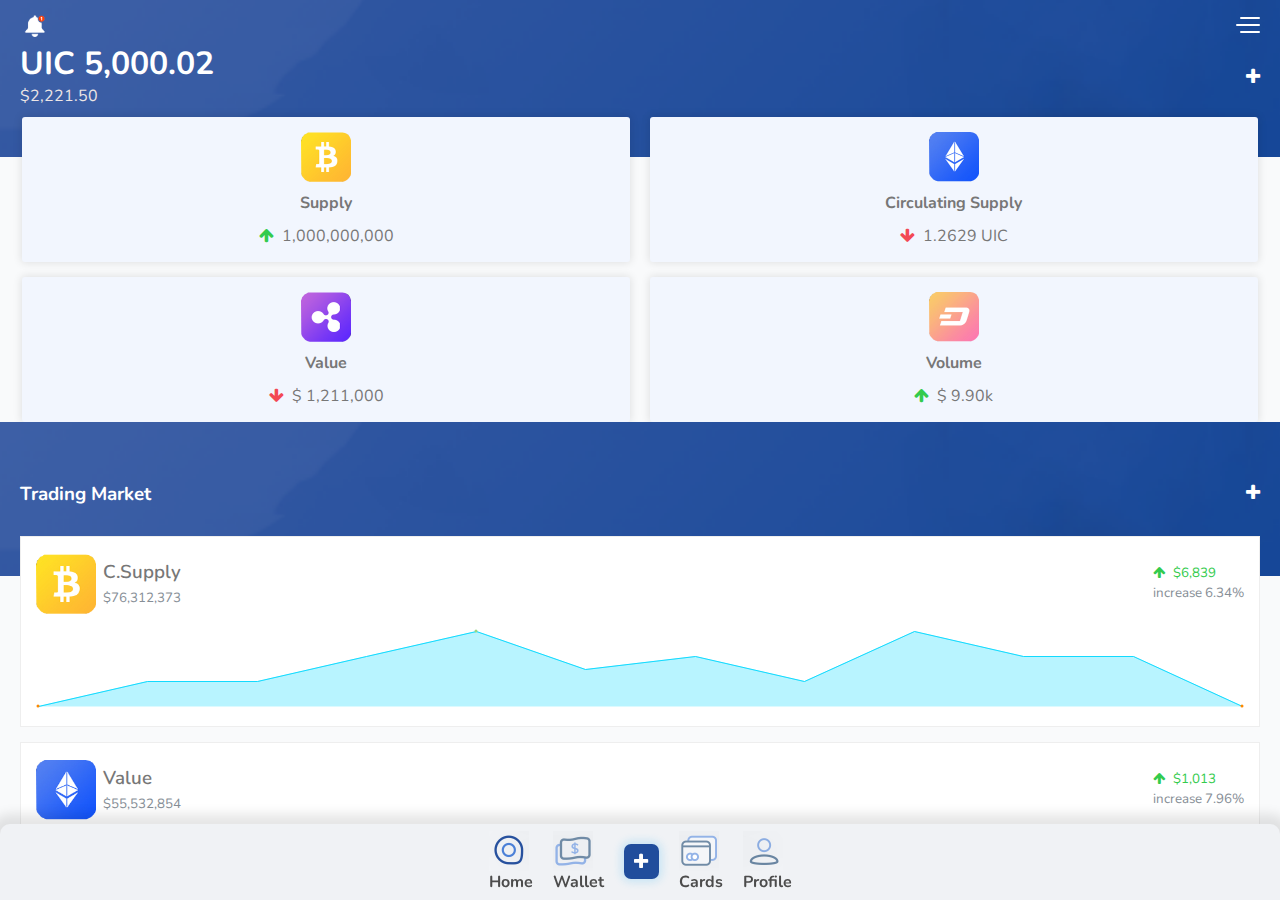
<file: index.html>
<!DOCTYPE html>
<html lang="en">

<head>
	<meta charset="UTF-8">
	<meta name="viewport" content="width=device-width, initial-scale=1, user-scalable=0">
	<title>Crypto Mobile Template</title>

	<!-- Google font file. If you want you can change. -->
	<link href="https://fonts.googleapis.com/css?family=Nunito:300,400,600,700,900" rel="stylesheet">

	<!-- Fontawesome font file css -->
	<link rel="stylesheet" type="text/css" href="css/font-awesome.min.css">

	<!-- Animate css file for css3 animations. for more : https://daneden.github.io/animate.css -->
	<!-- Only use animate action. If you dont use animation, you don't have to add.-->
	<link rel="stylesheet" type="text/css" href="css/animate.css">
	<link rel="stylesheet" type="text/css" href="css/cryptocoins.css">
	<link rel="stylesheet" type="text/css" href="plugins/c3-chart/c3.css">

	<!-- Template global css file. Requared all pages -->
	<link rel="stylesheet" type="text/css" href="css/global.style.css">

	<!-- Swiper slider css file -->
	<link rel="stylesheet" href="css/swiper.min.css">
	<link rel="stylesheet" href="css/jqcandlestick.css">

	<!--turbo slider plugin css file -->
	<link rel="stylesheet" type="text/css" href="css/bootstrap.min.css">
	<link rel="stylesheet" type="text/css" href="plugins/turbo-slider/turbo.css">

</head>

<body>
	
	<div class="wrapper ">
		<div class="nav-menu">
			<nav class="menu">
			
				<!-- Menu navigation start -->
				<div class="nav-container">
					<ul class="main-menu">
						<li class="active">
							<a href="index.html"><img src="img/content/icons/1.png" alt=""><strong class="special">Dashboard</strong> </a>
						</li>
						<li class="">
							<a href="wallet.html"><img src="img/content/icons/2.png" alt=""><strong class="special">My Walet</strong> </a>
						</li>
						<li class="">
							<a href="trading.html"><img src="img/content/icons/3.png" alt=""><strong class="special">Crypto Trade</strong> </a>
						</li>
						<li class="">
							<a href="sent-market.html"><img src="img/content/icons/6.png" alt=""><strong class="special">Sent & Market</strong> </a>
						</li>
						<li class="">
							<a href="profile.html"><img src="img/content/icons/5.png" alt=""><strong class="special">User Profile</strong> </a>
						</li>
						<li class="">
							<a href="affiliate.html"><img src="img/content/icons/4.png" alt=""><strong class="special">Affiliate System</strong> </a>
						</li>
						<li class="">
							<a href="community.html"><img src="img/content/icons/11.png" alt=""><strong class="special">Community</strong> </a>
						</li>
						<li>
							<a href="javascript:void(0);"><img src="img/content/icons/9.png" alt=""><strong class="special">Login/Register</strong> <span class="fa fa-angle-down"></span></a>
							<ul>
								<li><a href="login.html" data-loader="show">Login</a></li>
								<li><a href="signup.html" data-loader="show">Register</a></li>
								<li><a href="forgot-password.html" data-loader="show">Forgot Password</a></li>
							</ul>
						</li>
						
						<li>
							<a href="javascript:void(0);"><img src="img/content/icons/8.png" alt=""> <strong class="special">Wizards</strong> <span class="fa fa-angle-down"></span></a>
							<ul>
								<li><a href="wizard-default.html" data-loader="show">Wizard Default</a></li>
								<li><a href="wizard-fullscreen.html" data-loader="show">Wizard Fullscreen</a></li>
							</ul>
						</li>
						<li class="">
							<a href="charts.html"><img src="img/content/icons/14.png" alt=""><strong class="special">Charts</strong> </a>
						</li>
						<li>
							<a href="forms.html" data-loader="show"><img src="img/content/icons/7.png" alt=""><strong class="special">Form Elements</strong></a>
						</li>
						<li>
							<a href="#"><img src="img/content/icons/10.png" alt=""><strong class="special"> Components</strong> <span class="fa fa-angle-down"></span></a>
							<ul>
								<li><a href="tab-bottom.html" data-loader="show">Tab (Bottom)</a></li>
								<li><a href="tab-top.html" data-loader="show">Tab (Top)</a></li>
								<li><a href="accordion.html" data-loader="show">Accordion</a></li>
								<li><a href="popup.html" data-loader="show">Popup Modal</a></li>
								<li><a href="checkbox-list.html" data-loader="show">Check List</a></li>
								<li><a href="link-list.html" data-loader="show">Link List</a></li>
								<li><a href="link-list-two-column.html" data-loader="show">Two Column Links</a></li>
							</ul>
						</li>
						<li class="">
							<a href="#"><img src="img/content/icons/15.png" alt=""><strong class="special"> Pages</strong> <span class="fa fa-angle-down"></span></a>
							<ul>
								
								<li><a href="news.html" data-loader="show">News</a></li>
								<li><a href="contact.html" data-loader="show">Contact</a></li>
								<li><a href="faq-page.html" data-loader="show">FAQ Page</a></li>
							</ul>
						</li>
					</ul>
				</div>
			<!-- Menu navigation end -->
			</nav>
		</div>
		<div class="wrapper-inline">
			<!-- Header area start -->
			<header class="no-background"> <!-- extra class no-background -->

				<div class="search-button" data-search="open">
					<img src="img/content/notification1.png" class="not-icon1" alt="">
					<img src="img/content/notification2.png" class="not-icon2" alt="">
				</div>

				<div class="navi-menu-button">
					<em></em>
					<em></em>
					<em></em>
				</div>

			</header>
			<!-- Header area end -->

			

			<!--NOTIFICATION BOX CONTENT START-->
			<div class="search-form">
				<span class="close-search-form" data-search="close"><i class="fa fa-times"></i> </span>
				<form>
					<div class="search-input">
						<input type="text" name="q" class="form-element" placeholder="Search...">
						<button type="submit" class="search-input-btn"><i class="fa fa-arrow-right"></i></button>
					</div>
				</form>
			    <ul class="notification-list list-unstyled">
					<li>
						<div class="d-flex align-items-center justify-content-between">
                          <div class="d-flex align-items-center">
                            <div class="">
                              <h5 class="coin-name">You have 3 notifications</h5>
                            </div>
                          </div>
                          <div>
                            <a href=""><small class="text-muted d-block">mark all as read</small></a>
                          </div>
                        </div>
					</li>
					<li>
						<div class="d-flex align-items-center justify-content-between">
                            <div class="d-flex align-items-center">
	                            <div class="notice-icon available">
	                                <i class="fa fa-check"></i>
	                            </div>
	                            <div class="ml-10">
	                              <h4 class="coin-name">Successful transaction 0.01 BTC</h4>
	                              <small class="text-muted">15 min ago</small>
	                            </div>
                            </div>
                        </div>
					</li>
					<li>
						<div class="d-flex align-items-center justify-content-between">
                            <div class="d-flex align-items-center">
	                            <div class="notice-icon away">
	                                <i class="fa fa-clock-o"></i>
	                            </div>
	                            <div class="ml-10">
	                              <h4 class="coin-name">4 of Pending Transactions!</h4>
	                              <small class="text-muted"> 12 hours ago</small>
	                            </div>
                            </div>
                        </div>
					</li>
					<li>
						<div class="d-flex align-items-center justify-content-between">
                            <div class="d-flex align-items-center">
	                            <div class="notice-icon busy">
	                                <i class="fa fa-times"></i>
	                            </div>
	                            <div class="ml-10">
	                              <h4 class="coin-name">Cancelled Order of 200 ICO</h4>
	                              <small class="text-muted">15 Feb - 08:34</small>
	                            </div>
                            </div>
                        </div>
					</li>
					<li>
						<div class="d-flex align-items-center justify-content-between">
                            <div class="d-flex align-items-center">
	                            <div class="notice-icon available">
	                                <i class="fa fa-check"></i>
	                            </div>
	                            <div class="ml-10">
	                              <h4 class="coin-name">Great Speed Notify of 1.34 LTC</h4>
	                              <small class="text-muted">24 jan - 20:43</small>
	                            </div>
                            </div>
                        </div>
					</li>
					<li>
						<div class="d-flex align-items-center justify-content-between">
                            <div class="d-flex align-items-center">
	                            <a href="" class="text-muted">Read all notifications</a>
                            </div>
                        </div>
					</li>
					
				</ul>
			</div>
			<!--NOTIFICATION BOX CONTENT END-->

			<div class="bottom-menu-section">
				<ul class="bottom-menu list-unstyled list-inline">
					<li>
						<a href="index.html">
							<img src="img/content/l1.png" alt="">
							<p>Home</p>
						</a>
					</li>
					<li>
						<a href="wallet.html">
							<img src="img/content/l2.png" alt="">
							<p>Wallet</p>
						</a>
					</li>
					<li>
						<a class="b-m-pluse" href="#"><i class="fa fa-plus"></i></a>
					</li>
					<li>
						<a href="setting.html">
							<img src="img/content/l3.png" alt="">
							<p>Cards</p>
						</a>
					</li>
					<li>
						<a href="profile.html">
							<img src="img/content/l4.png" alt="">
							<p>Profile</p>
						</a>
					</li>
				</ul>	
			</div>


			<!-- Page content start -->
			<main class="margin mt-0">

				<div class="dash-balance">
					<div class="dash-content relative">
						<div class="mr-auto mt-2">
							<h2 class="b-val"> UIC 5,000.02</h2>
							<p class="g-text mb-0">$2,221.50</p>
							</div>
						<div class="notification">
							<a href="#"><i class="fa fa-plus"></i></a>
						</div>
					</div>
				</div>

				<section class="bal-section container">
					
					<div class="resources-card-wrapper">
						<div class="wallet-card mr-10 round">
							<div class="flex-column flex-md-row">
								<img src="img/content/coin1.png" class="max50" alt="">
								<h3 class="">Supply</h3>
								<p class="mb-0 font-weight-medium"><i class="txt-green fa fa-arrow-up mr-10"></i>1,000,000,000</p>
							</div>
						</div>
						
						<div class="wallet-card ml-10">
							<div class="flex-column flex-md-row">
								<img src="img/content/coin2.png" class="max50" alt="">
								<h3 class="">Circulating Supply</h3>
								<p class="mb-0 font-weight-medium"><i class="txt-red fa fa-arrow-down mr-10"></i>1.2629 UIC </p>
							</div>
						</div>
					</div>
					<div class="resources-card-wrapper mt-15">
						<div class="wallet-card mr-10">
							<div class="flex-column flex-md-row">
								<img src="img/content/coin4.png" class="max50" alt="">
								<h3 class="">Value</h3>
								<p class="mb-0 font-weight-medium"><i class="txt-red fa fa-arrow-down mr-10"></i>$ 1,211,000 </p>
							</div>
						</div>
						
						<div class="wallet-card ml-10">
							<div class="flex-column flex-md-row">
								<img src="img/content/coin3.png" class="max50" alt="">
								<h3 class="">Volume</h3>
								<p class="mb-0 font-weight-medium"><i class="txt-green fa fa-arrow-up mr-10"></i>$ 9.90k</p>
							</div>
						</div>
					</div>
				</section>
				<div class="dash-balance">
					<div class="dash-content relative">
						<h3 class="w-text">Trading Market</h3>
						<div class="notification">
							<a href="#"><i class="fa fa-plus"></i></a>
						</div>
					</div>
				</div>

				<section class="bal-section container">
					<div class="coin-box">
                        <div class="d-flex align-items-center justify-content-between">
		                    <div class="d-flex align-items-center">
		                        <img class="img-xs" src="img/content/coin1.png" alt="coin image">
		                        <div class="ml-10">
		                          <h3 class="coin-name">C.Supply</h3>
		                          <small class="text-muted">$76,312,373</small>
		                        </div>
		                    </div>
		                    <div>
		                        <small class="d-block mb-0 txt-green"><i class="txt-green fa fa-arrow-up mr-10 mb-5"></i>$6,839</small>
		                        <small class="text-muted d-block">increase 6.34%</small>
		                    </div>
		                </div>
	                    <div class="watch-chart mt-15">
	                        <span class="watch1"><canvas ></canvas></span>
	                    </div>
                        
                    </div>
				</section>

				<section class="mt-15 mb-15 container">
					<div class="coin-box">
                        <div class="d-flex align-items-center justify-content-between">
		                    <div class="d-flex align-items-center">
		                        <img class="img-xs" src="img/content/coin2.png" alt="coin image">
		                        <div class="ml-10">
		                          <h3 class="coin-name">Value</h3>
		                          <small class="text-muted">$55,532,854</small>
		                        </div>
		                    </div>
		                    <div>
		                        <small class="d-block mb-0 txt-green"><i class="txt-green fa fa-arrow-up mr-10 mb-5"></i>$1,013</small>
		                        <small class="text-muted d-block">increase 7.96%</small>
		                    </div>
		                </div>
	                    <div class="watch-chart mt-15">
	                        <span class="watch2"><canvas ></canvas></span>
	                    </div>
                        
                    </div>
				</section>
				<!-- Affiliate Section Start -->
				<section class="container refer mt-15">
					<div id="cont">
						
						<div id="content-body">
							<div class="content-head purp">
								<div class="d-flex align-items-center">
									<div class="d-flex flex-grow">
										<div class="mr-auto">
											<h3 class="w-text mt-0 mb-0">Refer Fiends & Earn</h3>
											<p class="mb-0 g-text">Lorem ipsum dolor sit amet.</p>
										</div>
										<div class="ref-bouns">
											<h3 class="mt-0 mb-5">$20</h3>
											<span>Bouns</span>
										</div>
									</div>
								</div>
							</div>
							<div class="ref-content">
								<h4 class="mt-0">Your Referal Link</h4>
								<div class="form-row-group relative">
									
									<div class="wallet-address">
										<div class="form-row no-padding">
											<input type="text" name="aaa" class="form-element" value="https://www.examplecom/ref=?6823">
											<a href="" class="ref-copy"><i class="fa fa-copy"></i></a>
	
										</div>
										<img src="img/content/qr.png" alt="" class="mt-15">
										<h4>This is your Wallet ID</h4>
										<p class="g-text mb-0">Scan This crediential to send or exchange crypto assets with just scaning this code</p>
									</div>
									
								</div>
								
								<h4>Share Referal Link</h4>
								<a href="#" class="button circle block orange"><i class="fa fa-facebook mr-10"></i> Facebook</a>
								<a href="#" class="button circle block blue"><i class="fa fa-twitter mr-10"></i> Twitter</a>
								<a href="#" class="button circle block red"><i class="fa fa-whatsapp mr-10"></i> Whatsapp</a>
							</div>
						</div>
					</div>
				</section>
				<!-- Affiliate Section Start -->





				<footer>
					<div class="container">
						<ul>
							<li><a href="#"><i class="fa fa-facebook"></i></a></li>
							<li><a href="#"><i class="fa fa-twitter"></i></a></li>
							<li><a href="#"><i class="fa fa-whatsapp"></i></a></li>
							<li><a href="#"><i class="fa fa-instagram"></i></a></li>
						</ul>
					</div>
				</footer>
			</main>
			<!-- Page content end -->
		</div>
	</div>

	<!--Page loader DOM Elements. Requared all pages-->
	<div class="sweet-loader">
		<div class="box">
		  	<div class="circle1"></div>
		  	<div class="circle2"></div>
		  	<div class="circle3"></div>
		</div>
	</div>

	<!-- JQuery library file. requared all pages -->
	<script src="js/jquery-3.2.1.min.js"></script>

	<!-- Swiper JS -->
    <script src="js/swiper.min.js"></script>

	 <!-- Initialize Swiper -->
 	
  	<!-- Flot Charts -->
	<script src="plugins/c3-chart/c3.min.js"></script>
	<script src="plugins/c3-chart/d3.min.js"></script>
	<script src="plugins/c3-chart/c3.custom.js"></script>
  	<!-- Flot Charts -->
	<script src="plugins/flot/jquery.flot.min.js"></script>
	<script src="plugins/flot/jquery.flot.time.min.js"></script>
	<script src="plugins/flot/jquery.flot.pie.min.js"></script>
	<script src="plugins/flot/jquery.flot.tooltip.min.js"></script>
	<script src="plugins/flot/jquery.flot.resize.min.js"></script>
    <!-- Sparkline-->
    <script src="plugins/jquery-sparkline/jquery.sparkline.js"></script>

    <script src="js/jquery.jqcandlestick.min.js"></script>
    <script src="js/candle-stick-ini.js"></script>


    jquery.jqcandlestick.min

	<!-- Template global script file. requared all pages -->
	<script src="js/app-charts.js"></script>
	<script src="js/global.script.js"></script>



</body>

</html>
</file>
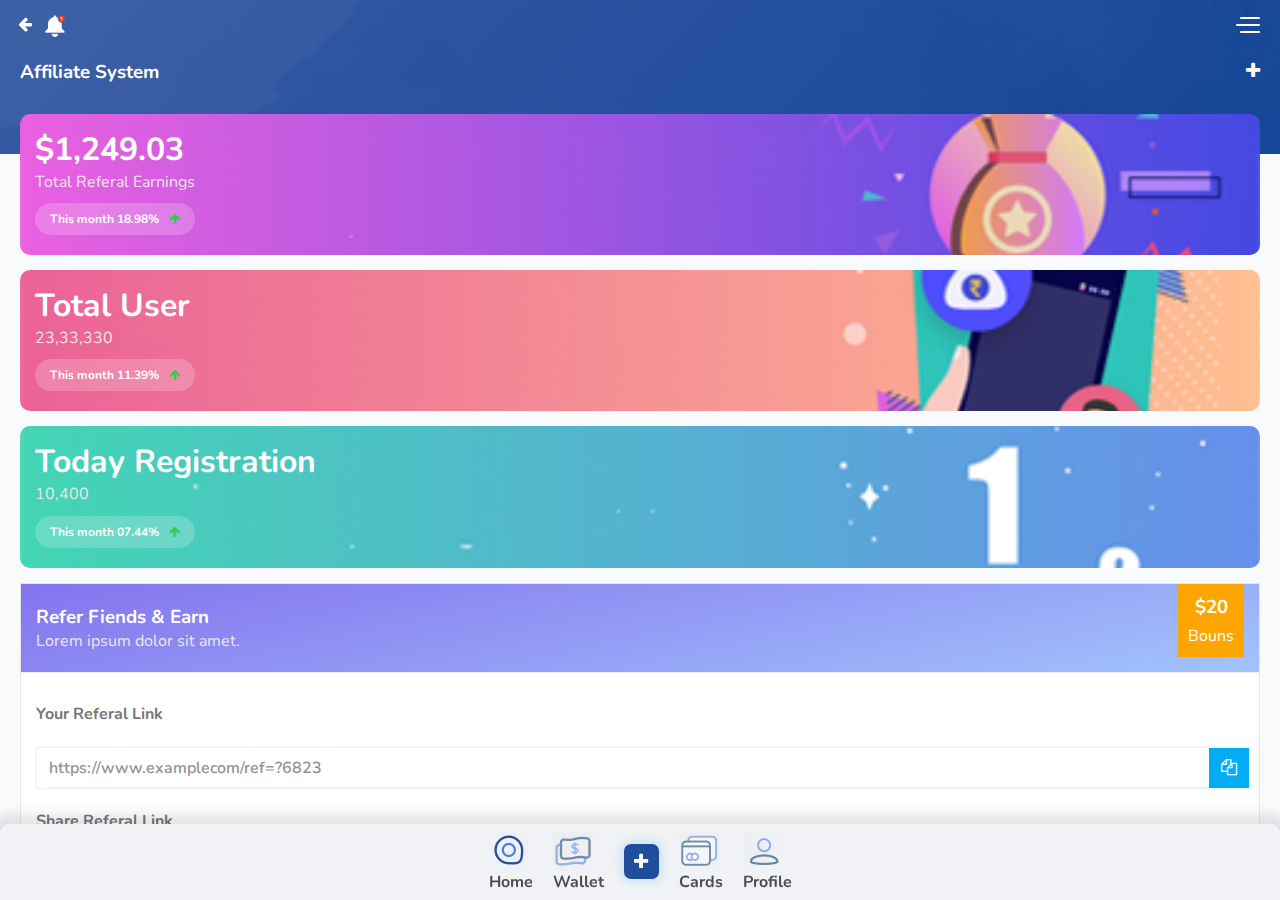
<file: affiliate.html>
<!DOCTYPE html>
<html lang="en">

<head>
	<meta charset="UTF-8">
	<meta name="viewport" content="width=device-width, initial-scale=1, user-scalable=0">
	<title>Crypto Mobile Template</title>

	<!-- Google font file. If you want you can change. -->
	<link href="https://fonts.googleapis.com/css?family=Nunito:300,400,600,700,900" rel="stylesheet">

	<!-- Fontawesome font file css -->
	<link rel="stylesheet" type="text/css" href="css/font-awesome.min.css">

	<!-- Animate css file for css3 animations. for more : https://daneden.github.io/animate.css -->
	<!-- Only use animate action. If you dont use animation, you don't have to add.-->
	<link rel="stylesheet" type="text/css" href="css/animate.css">
	<link rel="stylesheet" type="text/css" href="css/cryptocoins.css">
	<link rel="stylesheet" type="text/css" href="plugins/c3-chart/c3.css">

	<!-- Template global css file. Requared all pages -->
	<link rel="stylesheet" type="text/css" href="css/global.style.css">

	<!-- Swiper slider css file -->
	<link rel="stylesheet" href="css/swiper.min.css">

	<!--turbo slider plugin css file -->
	<link rel="stylesheet" type="text/css" href="css/bootstrap.min.css">
	<link rel="stylesheet" type="text/css" href="plugins/turbo-slider/turbo.css">

</head>

<body>
	
	<div class="wrapper ">
		<div class="nav-menu">
			<nav class="menu">
				
				<!-- Menu navigation start -->
				<div class="nav-container">
					<ul class="main-menu">
						<li class="">
							<a href="index.html"><img src="img/content/icons/1.png" alt=""><strong class="special">Dashboard</strong> </a>
						</li>
						<li class="">
							<a href="wallet.html"><img src="img/content/icons/2.png" alt=""><strong class="special">My Walet</strong> </a>
						</li>
						<li class="">
							<a href="trading.html"><img src="img/content/icons/3.png" alt=""><strong class="special">Crypto Trade</strong> </a>
						</li>
						<li class="">
							<a href="buy-sell.html"><img src="img/content/icons/6.png" alt=""><strong class="special">Buy & sell</strong> </a>
						</li>
						<li class="">
							<a href="profile.html"><img src="img/content/icons/5.png" alt=""><strong class="special">Trader Profile</strong> </a>
						</li>
						<li class="active">
							<a href="affiliate.html"><img src="img/content/icons/4.png" alt=""><strong class="special">Affiliate System</strong> </a>
						</li>
						<li class="">
							<a href="setting.html"><img src="img/content/icons/11.png" alt=""><strong class="special">Settings</strong> </a>
						</li>
						<li>
							<a href="javascript:void(0);"><img src="img/content/icons/9.png" alt=""><strong class="special">Login/Register</strong> <span class="fa fa-angle-down"></span></a>
							<ul>
								<li><a href="login.html" data-loader="show">Login</a></li>
								<li><a href="signup.html" data-loader="show">Register</a></li>
								<li><a href="forgot-password.html" data-loader="show">Forgot Password</a></li>
							</ul>
						</li>
						
						<li>
							<a href="javascript:void(0);"><img src="img/content/icons/8.png" alt=""> <strong class="special">Wizards</strong> <span class="fa fa-angle-down"></span></a>
							<ul>
								<li><a href="wizard-default.html" data-loader="show">Wizard Default</a></li>
								<li><a href="wizard-fullscreen.html" data-loader="show">Wizard Fullscreen</a></li>
							</ul>
						</li>
						<li class="">
							<a href="charts.html"><img src="img/content/icons/14.png" alt=""><strong class="special">Charts</strong> </a>
						</li>
						<li>
							<a href="forms.html" data-loader="show"><img src="img/content/icons/7.png" alt=""><strong class="special">Form Elements</strong></a>
						</li>
						<li>
							<a href="#"><img src="img/content/icons/10.png" alt=""><strong class="special"> Components</strong> <span class="fa fa-angle-down"></span></a>
							<ul>
								<li><a href="tab-bottom.html" data-loader="show">Tab (Bottom)</a></li>
								<li><a href="tab-top.html" data-loader="show">Tab (Top)</a></li>
								<li><a href="accordion.html" data-loader="show">Accordion</a></li>
								<li><a href="popup.html" data-loader="show">Popup Modal</a></li>
								<li><a href="checkbox-list.html" data-loader="show">Check List</a></li>
								<li><a href="link-list.html" data-loader="show">Link List</a></li>
								<li><a href="link-list-two-column.html" data-loader="show">Two Column Links</a></li>
							</ul>
						</li>
						<li class="">
							<a href="#"><img src="img/content/icons/15.png" alt=""><strong class="special"> Pages</strong> <span class="fa fa-angle-down"></span></a>
							<ul>
								<li class=""><a href="profile.html" data-loader="show">User Profile</a></li>
								<li><a href="search-result.html" data-loader="show">Search Results</a></li>
								<li><a href="contact.html" data-loader="show">Contact</a></li>
								<li><a href="blank.html" data-loader="show">Blank Page</a></li>
							</ul>
						</li>
					</ul>
				</div>
			<!-- Menu navigation end -->
			</nav>
		</div>
		<div class="wrapper-inline">
			<!-- Header area start -->
			<header class="no-background"> <!-- extra class no-background -->

				<a class="go-back-link" href="javascript:history.back();"><i class="fa fa-arrow-left"></i></a>
				<div class="search-button" data-search="open">
					<img src="img/content/notification1.png" class="not-icon1" alt="">
					<img src="img/content/notification2.png" class="not-icon2" alt="">
				</div>

				<div class="navi-menu-button">
					<em></em>
					<em></em>
					<em></em>
				</div>

			</header>
			<!-- Header area end -->

			<!--NOTIFICATION BOX CONTENT START-->
			<div class="search-form">
				<span class="close-search-form" data-search="close"><i class="fa fa-times"></i> </span>
				<form>
					<div class="search-input">
						<input type="text" name="q" class="form-element" placeholder="Search...">
						<button type="submit" class="search-input-btn"><i class="fa fa-arrow-right"></i></button>
					</div>
				</form>
			    <ul class="notification-list list-unstyled">
					<li>
						<div class="d-flex align-items-center justify-content-between">
                          <div class="d-flex align-items-center">
                            <div class="">
                              <h5 class="coin-name">You have 3 notifications</h5>
                            </div>
                          </div>
                          <div>
                            <a href=""><small class="text-muted d-block">mark all as read</small></a>
                          </div>
                        </div>
					</li>
					<li>
						<div class="d-flex align-items-center justify-content-between">
                            <div class="d-flex align-items-center">
	                            <div class="notice-icon available">
	                                <i class="fa fa-check"></i>
	                            </div>
	                            <div class="ml-10">
	                              <h4 class="coin-name">Successful transaction 0.01 BTC</h4>
	                              <small class="text-muted">15 min ago</small>
	                            </div>
                            </div>
                        </div>
					</li>
					<li>
						<div class="d-flex align-items-center justify-content-between">
                            <div class="d-flex align-items-center">
	                            <div class="notice-icon away">
	                                <i class="fa fa-clock-o"></i>
	                            </div>
	                            <div class="ml-10">
	                              <h4 class="coin-name">4 of Pending Transactions!</h4>
	                              <small class="text-muted"> 12 hours ago</small>
	                            </div>
                            </div>
                        </div>
					</li>
					<li>
						<div class="d-flex align-items-center justify-content-between">
                            <div class="d-flex align-items-center">
	                            <div class="notice-icon busy">
	                                <i class="fa fa-times"></i>
	                            </div>
	                            <div class="ml-10">
	                              <h4 class="coin-name">Cancelled Order of 200 ICO</h4>
	                              <small class="text-muted">15 Feb - 08:34</small>
	                            </div>
                            </div>
                        </div>
					</li>
					<li>
						<div class="d-flex align-items-center justify-content-between">
                            <div class="d-flex align-items-center">
	                            <div class="notice-icon available">
	                                <i class="fa fa-check"></i>
	                            </div>
	                            <div class="ml-10">
	                              <h4 class="coin-name">Great Speed Notify of 1.34 LTC</h4>
	                              <small class="text-muted">24 jan - 20:43</small>
	                            </div>
                            </div>
                        </div>
					</li>
					<li>
						<div class="d-flex align-items-center justify-content-between">
                            <div class="d-flex align-items-center">
	                            <a href="" class="text-muted">Read all notifications</a>
                            </div>
                        </div>
					</li>
					
				</ul>
			</div>
			<!--NOTIFICATION BOX CONTENT END-->

			<div class="bottom-menu-section">
				<ul class="bottom-menu list-unstyled list-inline">
					<li>
						<a href="index.html">
							<img src="img/content/l1.png" alt="">
							<p>Home</p>
						</a>
					</li>
					<li>
						<a href="wallet.html">
							<img src="img/content/l2.png" alt="">
							<p>Wallet</p>
						</a>
					</li>
					<li>
						<a class="b-m-pluse" href="#"><i class="fa fa-plus"></i></a>
					</li>
					<li>
						<a href="setting.html">
							<img src="img/content/l3.png" alt="">
							<p>Cards</p>
						</a>
					</li>
					<li>
						<a href="profile.html">
							<img src="img/content/l4.png" alt="">
							<p>Profile</p>
						</a>
					</li>
				</ul>	
			</div>

			<!-- Page content start -->
			<main class="margin mt-0">

				<div class="dash-balance">
					<div class="dash-content relative">
						<h3 class="w-text">Affiliate System</h3>
						<div class="notification">
							<a href="#"><i class="fa fa-plus"></i></a>
						</div>
					</div>
				</div>

				<section class="bal-section container">
					<div class="ref-card c1">
						<div class="d-flex align-items-center">
	                        <div class="d-flex flex-grow">
	                          <div class="mr-auto">
	                            <h1 class="b-val"> $1,249.03 </h1>
	                            <p class="g-text mb-10">Total Referal Earnings</p>
	                            <div class="badge badge-pill"> This month 18.98% <i class="txt-green fa fa-arrow-up ml-10"></i></div>
	                          </div>
	                        </div>
	                     </div>
					</div>
					<div class="ref-card c2">
						<div class="d-flex align-items-center">
	                        <div class="d-flex flex-grow">
	                          <div class="mr-auto">
	                            <h1 class="b-val"> Total User </h1>
	                            <p class="g-text mb-10">23,33,330</p>
	                            <div class="badge badge-pill"> This month 11.39% <i class="txt-green fa fa-arrow-up ml-10"></i></div>
	                          </div>
	                        </div>
	                     </div>
					</div>
					<div class="ref-card c3 mb-0">
						<div class="d-flex align-items-center">
	                        <div class="d-flex flex-grow">
	                          <div class="mr-auto">
	                            <h1 class="b-val"> Today Registration </h1>
	                            <p class="g-text mb-10">10,400</p>
	                            <div class="badge badge-pill"> This month 07.44% <i class="txt-green fa fa-arrow-up ml-10"></i></div>
	                          </div>
	                        </div>
	                     </div>
					</div>
					
				</section>



			    <section class="container refer mt-15">
			    	<div id="cont">
						
					    <div id="content-body">
					    	<div class="content-head purp">
								<div class="d-flex align-items-center">
								    <div class="d-flex flex-grow">
								        <div class="mr-auto">
								        	<h3 class="w-text mt-0 mb-0">Refer Fiends & Earn</h3>
								            <p class="mb-0 g-text">Lorem ipsum dolor sit amet.</p>
								        </div>
								        <div class="ref-bouns">
								            <h3 class="mt-0 mb-5">$20</h3>
								            <span>Bouns</span>
								        </div>
								    </div>
								</div>
							</div>
							<div class="ref-content">
								<h4 class="mt-0">Your Referal Link</h4>
					        	<div class="form-row-group relative">
									<div class="form-row no-padding">
										<input type="text" name="aaa" class="form-element" value="https://www.examplecom/ref=?6823">
										<a href="" class="ref-copy"><i class="fa fa-copy"></i></a>
									</div>
								</div>
								<h4>Share Referal Link</h4>
								<a href="#" class="button circle block orange"><i class="fa fa-facebook mr-10"></i> Facebook</a>
								<a href="#" class="button circle block blue"><i class="fa fa-twitter mr-10"></i> Twitter</a>
								<a href="#" class="button circle block red"><i class="fa fa-whatsapp mr-10"></i> Whatsapp</a>
							</div>
					    </div>
					</div>
			    </section>


				<section class="container">
					<h4 class="title-main mt-5">Recent Refered Members</h4>
					<ul class="transaction-list list-unstyled">
						<li>
							<div class="d-flex align-items-center justify-content-between">
	                          <div class="d-flex align-items-center">
	                            <span class="member-amount"><p>3</p></span>
	                            <div class="ml-10">
	                              <h4 class="coin-name">User ID</h4>
	                              <small class="text-muted">Reg Date <span class="txt-turquoise">23.02.2022</span></small>
	                            </div>
	                          </div>
	                          <div>
	                            <small class="d-block mb-0"><span class="text-muted">Reffer Number</span></small>
	                            <small class="txt-green d-block">W1233</small>
	                          </div>
	                        </div>
						</li>
						<li>
							<div class="d-flex align-items-center justify-content-between">
	                          <div class="d-flex align-items-center">
	                            <span class="member-amount"><p>2</p></span>
	                            <div class="ml-10">
	                              <h4 class="coin-name">User ID</h4>
	                              <small class="text-muted">Reg Date <span class="txt-turquoise">23.02.2022</span></small>
	                            </div>
	                          </div>
	                          <div>
	                            <small class="d-block mb-0"><span class="text-muted">Reffer Number</span></small>
	                            <small class="txt-green d-block">W1233</small>
	                          </div>
	                        </div>
						</li>
						<li>
							<div class="d-flex align-items-center justify-content-between">
	                          <div class="d-flex align-items-center">
	                            <span class="member-amount"><p>1</p></span>
	                            <div class="ml-10">
	                              <h4 class="coin-name">User ID</h4>
	                              <small class="text-muted">Reg Date <span class="txt-turquoise">23.02.2022</span></small>
	                            </div>
	                          </div>
	                          <div>
	                            <small class="d-block mb-0"><span class="text-muted">Reffer Number</span></small>
	                            <small class="txt-green d-block">W1233</small>
	                          </div>
	                        </div>
						</li>
						
					</ul>
				</section>

				<footer>
					<div class="container">
						<ul>
							<li><a href="#"><i class="fa fa-facebook"></i></a></li>
							<li><a href="#"><i class="fa fa-twitter"></i></a></li>
							<li><a href="#"><i class="fa fa-whatsapp"></i></a></li>
							<li><a href="#"><i class="fa fa-instagram"></i></a></li>
						</ul>
					</div>
				</footer>
			</main>
			<!-- Page content end -->
		</div>
	</div>

	<!--Page loader DOM Elements. Requared all pages-->
	<div class="sweet-loader">
		<div class="box">
		  	<div class="circle1"></div>
		  	<div class="circle2"></div>
		  	<div class="circle3"></div>
		</div>
	</div>

	<!-- JQuery library file. requared all pages -->
	<script src="js/jquery-3.2.1.min.js"></script>

	<!-- Swiper JS -->
    <script src="js/swiper.min.js"></script>

	 <!-- Initialize Swiper -->
 	
  	<!-- c3 Charts -->
	<script src="plugins/c3-chart/c3.min.js"></script>
	<script src="plugins/c3-chart/d3.min.js"></script>
	<script src="plugins/c3-chart/c3.custom.js"></script>
  	<!-- Flot Charts -->
	<script src="plugins/flot/jquery.flot.min.js"></script>
	<script src="plugins/flot/jquery.flot.time.min.js"></script>
	<script src="plugins/flot/jquery.flot.pie.min.js"></script>
	<script src="plugins/flot/jquery.flot.tooltip.min.js"></script>
	<script src="plugins/flot/jquery.flot.resize.min.js"></script>
    <!-- Sparkline-->
    <script src="plugins/jquery-sparkline/jquery.sparkline.js"></script>

	<!-- Template global script file. requared all pages -->
	<script src="js/app-charts.js"></script>
	<script src="js/global.script.js"></script>



</body>

</html>
</file>
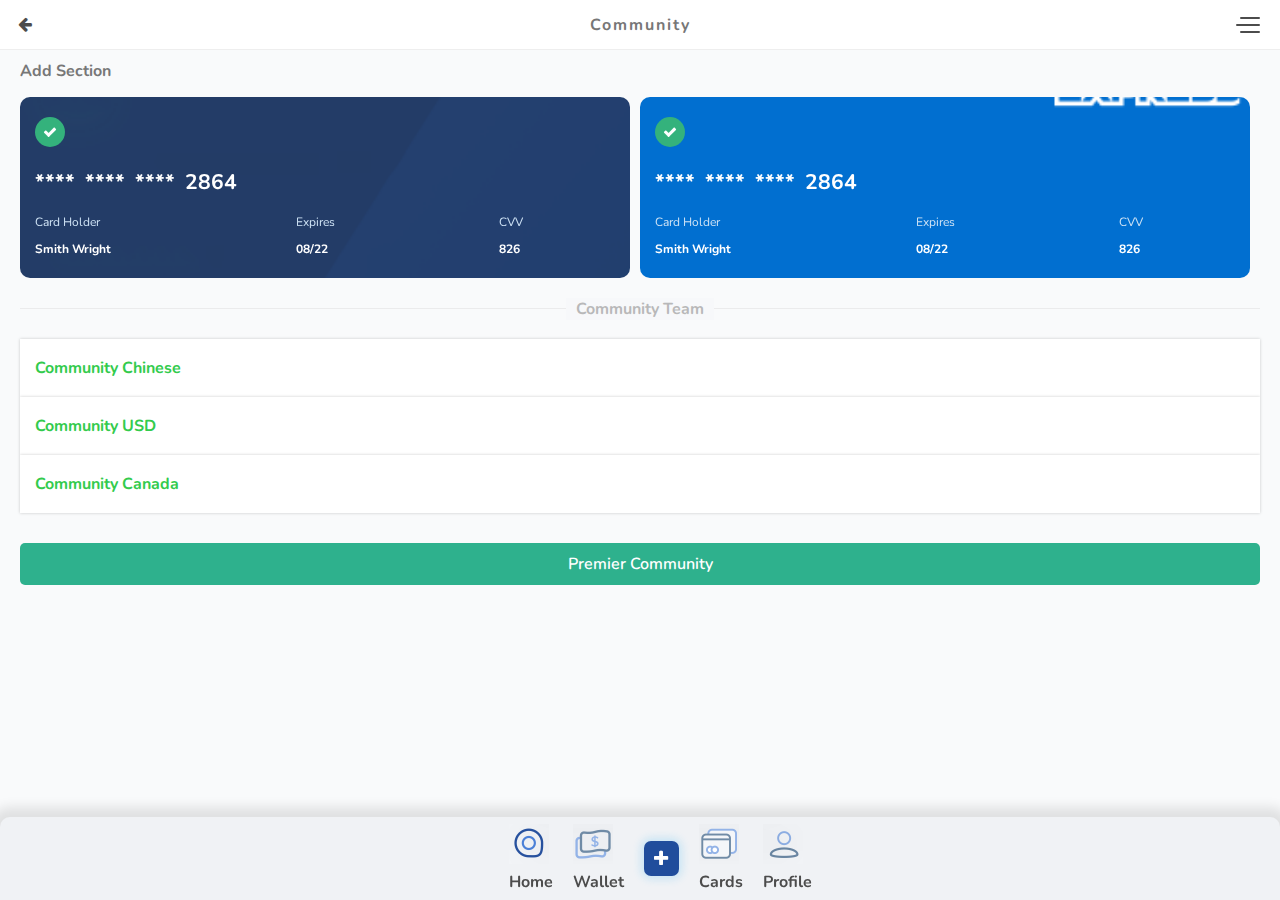
<file: community.html>
<!DOCTYPE html>
<html lang="en">

<head>
	<meta charset="UTF-8">
	<meta name="viewport" content="width=device-width, initial-scale=1, user-scalable=0">
	<title>Crypto Mobile Template</title>

	<!-- Google font file. If you want you can change. -->
	<link href="https://fonts.googleapis.com/css?family=Nunito:400,600,700,900" rel="stylesheet">

	<!-- Fontawesome font file css -->
	<link rel="stylesheet" type="text/css" href="css/font-awesome.min.css">
	<!-- Swiper slider css file -->
	<link rel="stylesheet" href="css/swiper.min.css">

	<!-- Template global css file. Requared all pages -->
	<link rel="stylesheet" type="text/css" href="css/global.style.css">
</head>

<body>
	
	<div class="wrapper">
		<div class="nav-menu">
			<nav class="menu">
				
				<!-- Menu navigation start -->
				<div class="nav-container">
					<ul class="main-menu">
						<li class="">
							<a href="index.html"><img src="img/content/icons/1.png" alt=""><strong>Dashboard</strong> </a>
						</li>
						<li class="">
							<a href="wallet.html"><img src="img/content/icons/2.png" alt=""><strong>My Walet</strong> </a>
						</li>
						<li class="">
							<a href="trading.html"><img src="img/content/icons/3.png" alt=""><strong>Crypto Trade</strong> </a>
						</li>
						<li class="">
							<a href="buy-sell.html"><img src="img/content/icons/6.png" alt=""><strong>Send & Market</strong> </a>
						</li>
						<li class="">
							<a href="profile.html"><img src="img/content/icons/5.png" alt=""><strong>User Profile</strong> </a>
						</li>
						<li class="">
							<a href="affiliate.html"><img src="img/content/icons/4.png" alt=""><strong>Affiliate System</strong> </a>
						</li>
						<li class="active">
							<a href="community.html"><img src="img/content/icons/11.png" alt=""><strong>Community</strong> </a>
						</li>
						<li>
							<a href="javascript:void(0);"><img src="img/content/icons/9.png" alt=""><strong>Login/Register</strong> <span class="fa fa-angle-down"></span></a>
							<ul>
								<li><a href="login.html" data-loader="show">Login</a></li>
								<li><a href="signup.html" data-loader="show">Register</a></li>
								<li><a href="forgot-password.html" data-loader="show">Forgot Password</a></li>
							</ul>
						</li>
						
						<li>
							<a href="javascript:void(0);"><img src="img/content/icons/8.png" alt=""> <strong>Wizards</strong> <span class="fa fa-angle-down"></span></a>
							<ul>
								<li><a href="wizard-default.html" data-loader="show">Wizard Default</a></li>
								<li><a href="wizard-fullscreen.html" data-loader="show">Wizard Fullscreen</a></li>
							</ul>
						</li>
						<li class="">
							<a href="charts.html"><img src="img/content/icons/14.png" alt=""><strong>Charts</strong> </a>
						</li>
						<li>
							<a href="forms.html" data-loader="show"><img src="img/content/icons/7.png" alt=""><strong>Form Elements</strong></a>
						</li>
						<li>
							<a href="#"><img src="img/content/icons/10.png" alt=""><strong> Components</strong> <span class="fa fa-angle-down"></span></a>
							<ul>
								<li><a href="tab-bottom.html" data-loader="show">Tab (Bottom)</a></li>
								<li><a href="tab-top.html" data-loader="show">Tab (Top)</a></li>
								<li><a href="accordion.html" data-loader="show">Accordion</a></li>
								<li><a href="popup.html" data-loader="show">Popup Modal</a></li>
								<li><a href="checkbox-list.html" data-loader="show">Check List</a></li>
								<li><a href="link-list.html" data-loader="show">Link List</a></li>
								<li><a href="link-list-two-column.html" data-loader="show">Two Column Links</a></li>
							</ul>
						</li>
						<li>
							<a href="#"><img src="img/content/icons/15.png" alt=""><strong> Pages</strong> <span class="fa fa-angle-down"></span></a>
							<ul>
								<li><a href="profile.html" data-loader="show">User Profile</a></li>
								<li><a href="search-result.html" data-loader="show">Search Results</a></li>
								<li><a href="contact.html" data-loader="show">Contact</a></li>
								<li><a href="blank.html" data-loader="show">Blank Page</a></li>
							</ul>
						</li>
					</ul>
				</div>
			<!-- Menu navigation end -->
			</nav>
		</div>


		<div class="wrapper-inline">
			<!-- Header area start -->
			<header> <!-- extra class no-background -->
				<a class="go-back-link" href="javascript:history.back();"><i class="fa fa-arrow-left"></i></a>
				<h1 class="page-title">Community</h1>
				<div class="navi-menu-button">
					<em></em>
					<em></em>
					<em></em>
				</div>
			</header>
			<!-- Header area end -->
			<!-- Page content start -->
			<main>
				<section class="crypto container">
					<h4 class="title-main">Add Section</h4>
					<!-- Swiper -->
					<div class="swiper-container">
						<div class="swiper-wrapper">
							<div class="swiper-slide">
								<div class="card-content card2">
		                            <i class="fa fa-check check-green"></i>
		                            <h3 class="card-no mb-10"><span>****</span><span>****</span><span>****</span><span>2864</span></h3>
		                            <div class="card-info d-flex">
		                            	<div class="holder-info">
		                            		<small class="c-info">Card Holder</small>
		                            		<h6 class="c-name">Smith Wright</h6>
		                            	</div>
		                                <div class="expire-info">
		                            		<small class="c-info">Expires</small>
		                            		<h6 class="c-name">08/22</h6>
		                            	</div>
		                            	<div class="cvv-info">
		                            		<small class="c-info">CVV</small>
		                            		<h6 class="c-name">826</h6>
		                            	</div>
		                              
		                            </div>
		                        </div>
							</div>
							<div class="swiper-slide">
								<div class="card-content card1">
		                            <i class="fa fa-check check-green"></i>
		                            <h3 class="card-no mb-10"><span>****</span><span>****</span><span>****</span><span>2864</span></h3>
		                            <div class="card-info d-flex">
		                            	<div class="holder-info">
		                            		<small class="c-info">Card Holder</small>
		                            		<h6 class="c-name">Smith Wright</h6>
		                            	</div>
		                                <div class="expire-info">
		                            		<small class="c-info">Expires</small>
		                            		<h6 class="c-name">08/22</h6>
		                            	</div>
		                            	<div class="cvv-info">
		                            		<small class="c-info">CVV</small>
		                            		<h6 class="c-name">826</h6>
		                            	</div>
		                              
		                            </div>
		                        </div>
							</div>
							
							<div class="swiper-slide">
								<div class="card-content card3">
		                            <i class="fa fa-check check-green"></i>
		                            <h3 class="card-no mb-10"><span>****</span><span>****</span><span>****</span><span>2864</span></h3>
		                            <div class="card-info d-flex">
		                            	<div class="holder-info">
		                            		<small class="c-info">Card Holder</small>
		                            		<h6 class="c-name">Smith Wright</h6>
		                            	</div>
		                                <div class="expire-info">
		                            		<small class="c-info">Expires</small>
		                            		<h6 class="c-name">08/22</h6>
		                            	</div>
		                            	<div class="cvv-info">
		                            		<small class="c-info">CVV</small>
		                            		<h6 class="c-name">826</h6>
		                            	</div>
		                              
		                            </div>
		                        </div>
							</div>
						</div>
					</div>
				</section>

				<div class="container">

					<form id="settingsForm">

						<div class="form-divider"></div>
						<div class="form-label-divider"><span>Community Team</span></div>
						<div class="form-divider"></div>

						<div class="list-box">
							<div class="list-item">
								<a class="list-item-title txt-green">Community Chinese</a>
							</div>
						</div>
						<div class="list-box">
							<div class="list-item">
								<a class="list-item-title txt-green">Community USD</a>
							</div>
						</div>
						<div class="list-box">
							<div class="list-item">
								<a class="list-item-title txt-green">Community Canada</a>
							</div>
						</div>
						

						<div class="form-divider"></div>
						<div class="form-row mb-70">
							<a href="#" class="button circle block orange" id="getCheckedButton">Premier Community</a>
						</div>
						<div class="form-divider"></div>

					</form>

				</div>
			</main>
			<!-- Page content end -->
			<div class="bottom-menu-section">
				<ul class="bottom-menu list-unstyled list-inline">
					<li>
						<a href="index.html">
							<img src="img/content/l1.png" alt="">
							<p>Home</p>
						</a>
					</li>
					<li>
						<a href="wallet.html">
							<img src="img/content/l2.png" alt="">
							<p>Wallet</p>
						</a>
					</li>
					<li>
						<a class="b-m-pluse" href="#"><i class="fa fa-plus"></i></a>
					</li>
					<li>
						<a href="setting.html">
							<img src="img/content/l3.png" alt="">
							<p>Cards</p>
						</a>
					</li>
					<li>
						<a href="profile.html">
							<img src="img/content/l4.png" alt="">
							<p>Profile</p>
						</a>
					</li>
				</ul>	
			</div>
		</div>
	</div>


	<!--Page loader DOM Elements. Requared all pages-->
	<div class="sweet-loader">
		<div class="box">
		  	<div class="circle1"></div>
		  	<div class="circle2"></div>
		  	<div class="circle3"></div>
		</div>
	</div>

	<!-- JQuery library file. requared all pages -->
	<script src="js/jquery-3.2.1.min.js"></script>
	<!-- Swiper JS -->
    <script src="js/swiper.min.js"></script>

	<!-- Template global script file. requared all pages -->
	<script src="js/global.script.js"></script>
	
</body>

</html>
</file>
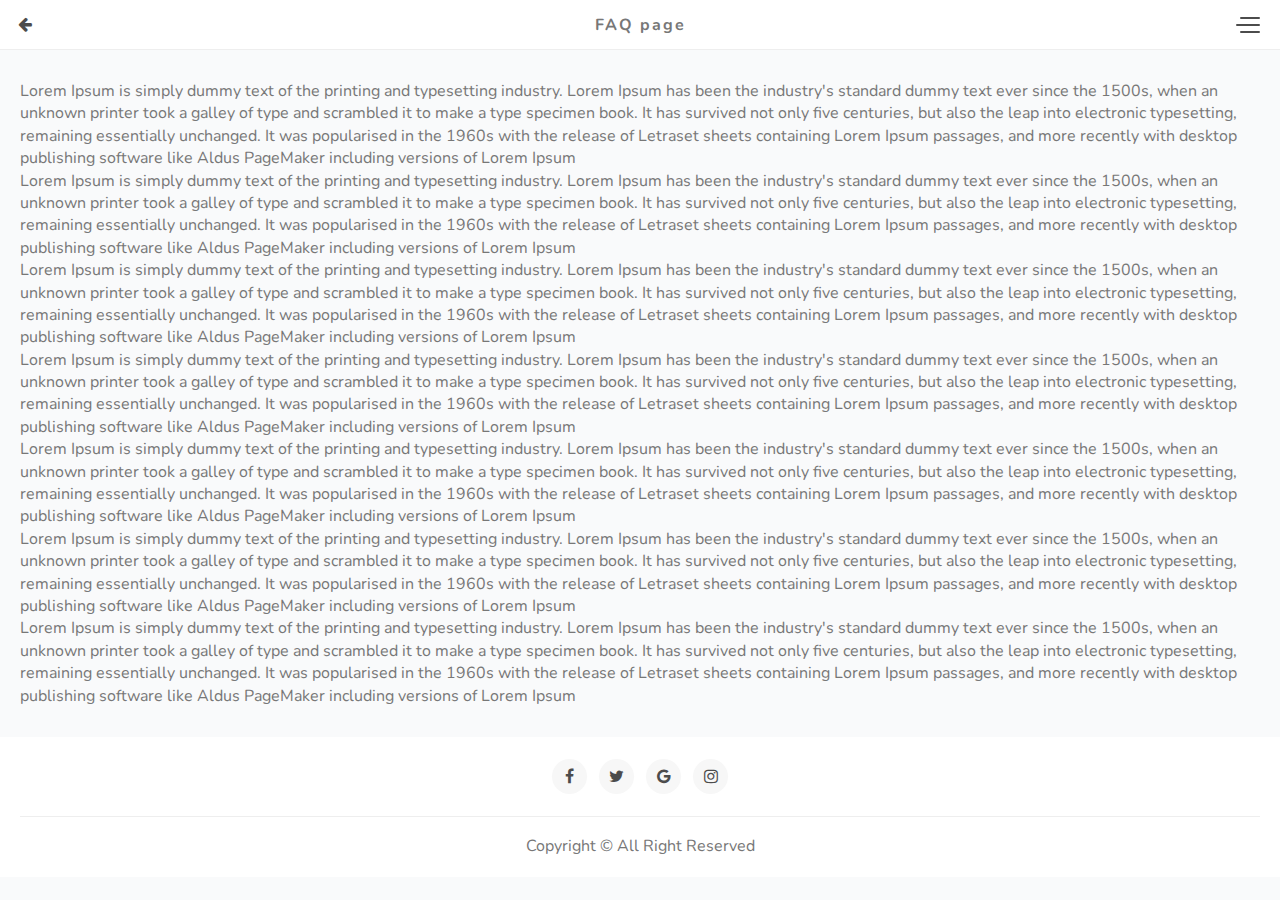
<file: faq-page.html>
<!DOCTYPE html>
<html lang="en">

<head>
	<meta charset="UTF-8">
	<meta name="viewport" content="width=device-width, initial-scale=1, user-scalable=0">
	<title>Crypto Mobile Template</title>

	<!-- Google font file. If you want you can change. -->
	<link href="https://fonts.googleapis.com/css?family=Nunito:400,600,700,900" rel="stylesheet">

	<!-- Fontawesome font file css -->
	<link rel="stylesheet" type="text/css" href="css/font-awesome.min.css">

	<!-- Template global css file. Requared all pages -->
	<link rel="stylesheet" type="text/css" href="css/global.style.css">
</head>

<body>
	
	<div class="wrapper">
		<div class="nav-menu">
			<nav class="menu">
				
				<!-- Menu navigation start -->
				<div class="nav-container">
					<ul class="main-menu">
						<li class="">
							<a href="index.html"><img src="img/content/icons/1.png" alt=""><strong>Dashboard</strong> </a>
						</li>
						<li class="">
							<a href="wallet.html"><img src="img/content/icons/2.png" alt=""><strong>My Walet</strong> </a>
						</li>
						<li class="">
							<a href="trading.html"><img src="img/content/icons/3.png" alt=""><strong>Crypto Trade</strong> </a>
						</li>
						<li class="">
							<a href="buy-sell.html"><img src="img/content/icons/6.png" alt=""><strong>Buy & sell</strong> </a>
						</li>
						<li class="">
							<a href="profile.html"><img src="img/content/icons/5.png" alt=""><strong>Trader Profile</strong> </a>
						</li>
						<li class="">
							<a href="affiliate.html"><img src="img/content/icons/4.png" alt=""><strong>Affiliate System</strong> </a>
						</li>
						<li class="">
							<a href="setting.html"><img src="img/content/icons/11.png" alt=""><strong>Settings</strong> </a>
						</li>
						<li>
							<a href="javascript:void(0);"><img src="img/content/icons/9.png" alt=""><strong>Login/Register</strong> <span class="fa fa-angle-down"></span></a>
							<ul>
								<li><a href="login.html" data-loader="show">Login</a></li>
								<li><a href="signup.html" data-loader="show">Register</a></li>
								<li><a href="forgot-password.html" data-loader="show">Forgot Password</a></li>
							</ul>
						</li>
						
						<li>
							<a href="javascript:void(0);"><img src="img/content/icons/8.png" alt=""> <strong>Wizards</strong> <span class="fa fa-angle-down"></span></a>
							<ul>
								<li><a href="wizard-default.html" data-loader="show">Wizard Default</a></li>
								<li><a href="wizard-fullscreen.html" data-loader="show">Wizard Fullscreen</a></li>
							</ul>
						</li>
						<li class="">
							<a href="charts.html"><img src="img/content/icons/14.png" alt=""><strong>Charts</strong> </a>
						</li>
						<li>
							<a href="forms.html" data-loader="show"><img src="img/content/icons/7.png" alt=""><strong>Form Elements</strong></a>
						</li>
						<li>
							<a href="#"><img src="img/content/icons/10.png" alt=""><strong> Components</strong> <span class="fa fa-angle-down"></span></a>
							<ul>
								<li><a href="tab-bottom.html" data-loader="show">Tab (Bottom)</a></li>
								<li><a href="tab-top.html" data-loader="show">Tab (Top)</a></li>
								<li><a href="accordion.html" data-loader="show">Accordion</a></li>
								<li><a href="popup.html" data-loader="show">Popup Modal</a></li>
								<li><a href="checkbox-list.html" data-loader="show">Check List</a></li>
								<li><a href="link-list.html" data-loader="show">Link List</a></li>
								<li><a href="link-list-two-column.html" data-loader="show">Two Column Links</a></li>
							</ul>
						</li>
						<li class="active">
							<a href="#"><img src="img/content/icons/15.png" alt=""><strong> Pages</strong> <span class="fa fa-angle-down"></span></a>
							<ul>
								<li><a href="search-result.html" data-loader="show">News Results</a></li>
								<li><a href="contact.html" data-loader="show">Contact</a></li>
								<li class="active"><a href="faq-page.html" data-loader="show">FAQ Page</a></li>
							</ul>
						</li>
					</ul>
				</div>
			<!-- Menu navigation end -->
			</nav>
		</div>
		<div class="wrapper-inline">
			<!-- Header area start -->
			<header> <!-- extra class no-background -->
				<a class="go-back-link" href="javascript:history.back();"><i class="fa fa-arrow-left"></i></a>
				<h1 class="page-title">FAQ page</h1>
				<div class="navi-menu-button">
					<em></em>
					<em></em>
					<em></em>
				</div>
			</header>
			<!-- Header area end -->
			<!-- Page content start -->
			<main>
				<div class="container">
					<div class="form-divider"></div>
					<p>Lorem Ipsum is simply dummy text of the printing and typesetting industry. Lorem Ipsum has been the industry's standard dummy text ever since the 1500s, when an unknown printer took a galley of type and scrambled it to make a type specimen book. It has survived not only five centuries, but also the leap into electronic typesetting, remaining essentially unchanged. It was popularised in the 1960s with the release of Letraset sheets containing Lorem Ipsum passages, and more recently with desktop publishing software like Aldus PageMaker including versions of Lorem Ipsum</p>
					<p>Lorem Ipsum is simply dummy text of the printing and typesetting industry. Lorem Ipsum has been the industry's standard dummy text ever since the 1500s, when an unknown printer took a galley of type and scrambled it to make a type specimen book. It has survived not only five centuries, but also the leap into electronic typesetting, remaining essentially unchanged. It was popularised in the 1960s with the release of Letraset sheets containing Lorem Ipsum passages, and more recently with desktop publishing software like Aldus PageMaker including versions of Lorem Ipsum</p>
					<p>Lorem Ipsum is simply dummy text of the printing and typesetting industry. Lorem Ipsum has been the industry's standard dummy text ever since the 1500s, when an unknown printer took a galley of type and scrambled it to make a type specimen book. It has survived not only five centuries, but also the leap into electronic typesetting, remaining essentially unchanged. It was popularised in the 1960s with the release of Letraset sheets containing Lorem Ipsum passages, and more recently with desktop publishing software like Aldus PageMaker including versions of Lorem Ipsum</p>
					<p>Lorem Ipsum is simply dummy text of the printing and typesetting industry. Lorem Ipsum has been the industry's standard dummy text ever since the 1500s, when an unknown printer took a galley of type and scrambled it to make a type specimen book. It has survived not only five centuries, but also the leap into electronic typesetting, remaining essentially unchanged. It was popularised in the 1960s with the release of Letraset sheets containing Lorem Ipsum passages, and more recently with desktop publishing software like Aldus PageMaker including versions of Lorem Ipsum</p>
					<p>Lorem Ipsum is simply dummy text of the printing and typesetting industry. Lorem Ipsum has been the industry's standard dummy text ever since the 1500s, when an unknown printer took a galley of type and scrambled it to make a type specimen book. It has survived not only five centuries, but also the leap into electronic typesetting, remaining essentially unchanged. It was popularised in the 1960s with the release of Letraset sheets containing Lorem Ipsum passages, and more recently with desktop publishing software like Aldus PageMaker including versions of Lorem Ipsum</p>
					<p>Lorem Ipsum is simply dummy text of the printing and typesetting industry. Lorem Ipsum has been the industry's standard dummy text ever since the 1500s, when an unknown printer took a galley of type and scrambled it to make a type specimen book. It has survived not only five centuries, but also the leap into electronic typesetting, remaining essentially unchanged. It was popularised in the 1960s with the release of Letraset sheets containing Lorem Ipsum passages, and more recently with desktop publishing software like Aldus PageMaker including versions of Lorem Ipsum</p>
					<p>Lorem Ipsum is simply dummy text of the printing and typesetting industry. Lorem Ipsum has been the industry's standard dummy text ever since the 1500s, when an unknown printer took a galley of type and scrambled it to make a type specimen book. It has survived not only five centuries, but also the leap into electronic typesetting, remaining essentially unchanged. It was popularised in the 1960s with the release of Letraset sheets containing Lorem Ipsum passages, and more recently with desktop publishing software like Aldus PageMaker including versions of Lorem Ipsum</p>
				</div>

				<div class="form-divider"></div>

				<footer>
					<div class="container">
						<ul>
							<li><a href="#"><i class="fa fa-facebook"></i></a></li>
							<li><a href="#"><i class="fa fa-twitter"></i></a></li>
							<li><a href="#"><i class="fa fa-google"></i></a></li>
							<li><a href="#"><i class="fa fa-instagram"></i></a></li>
						</ul>
						<p>Copyright © All Right Reserved</p>
					</div>
				</footer>

			</main>
			<!-- Page content end -->
		</div>
	</div>


	<!--Page loader DOM Elements. Requared all pages-->
	<div class="sweet-loader">
		<div class="box">
		  	<div class="circle1"></div>
		  	<div class="circle2"></div>
		  	<div class="circle3"></div>
		</div>
	</div>

	<!-- JQuery library file. requared all pages -->
	<script src="js/jquery-3.2.1.min.js"></script>

	<!-- Template global script file. requared all pages -->
	<script src="js/global.script.js"></script>

	
</body>


</html>
</file>
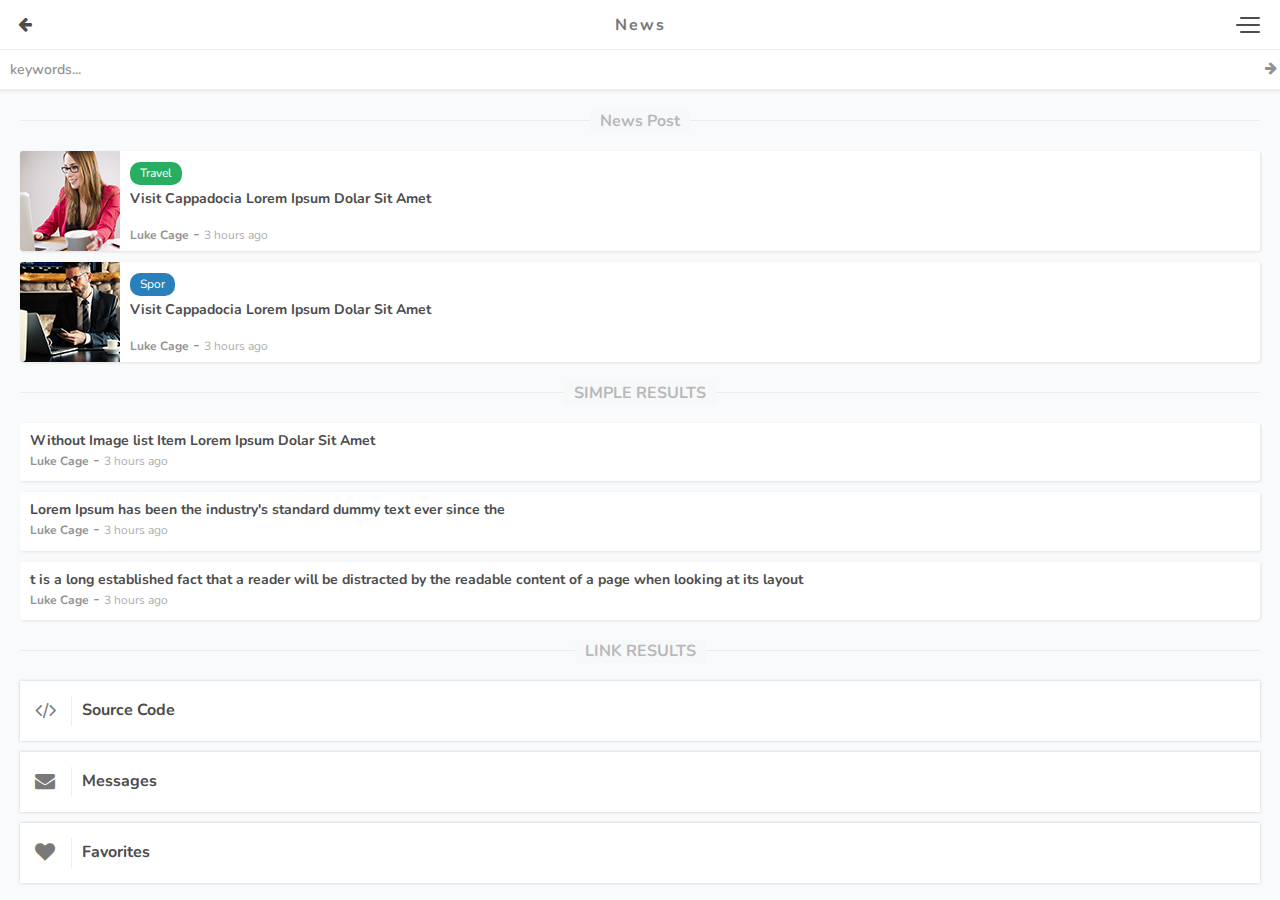
<file: news.html>
<!DOCTYPE html>
<html lang="en">

<head>
	<meta charset="UTF-8">
	<meta name="viewport" content="width=device-width, initial-scale=1, user-scalable=0">
	<title>Crypto Mobile Template</title>

	<!-- Google font file. If you want you can change. -->
	<link href="https://fonts.googleapis.com/css?family=Nunito:400,600,700,900" rel="stylesheet">

	<!-- Fontawesome font file css -->
	<link rel="stylesheet" type="text/css" href="css/font-awesome.min.css">

	<!-- Template global css file. Requared all pages -->
	<link rel="stylesheet" type="text/css" href="css/global.style.css">
</head>

<body>
	
	<div class="wrapper">
		<div class="nav-menu">
			<nav class="menu">
				
				<!-- Menu navigation start -->
				<div class="nav-container">
					<ul class="main-menu">
						<li class="">
							<a href="index.html"><img src="img/content/icons/1.png" alt=""><strong>Dashboard</strong> </a>
						</li>
						<li class="">
							<a href="wallet.html"><img src="img/content/icons/2.png" alt=""><strong>My Walet</strong> </a>
						</li>
						<li class="">
							<a href="trading.html"><img src="img/content/icons/3.png" alt=""><strong>Crypto Trade</strong> </a>
						</li>
						<li class="">
							<a href="buy-sell.html"><img src="img/content/icons/6.png" alt=""><strong>Buy & sell</strong> </a>
						</li>
						<li class="">
							<a href="profile.html"><img src="img/content/icons/5.png" alt=""><strong>Trader Profile</strong> </a>
						</li>
						<li class="">
							<a href="affiliate.html"><img src="img/content/icons/4.png" alt=""><strong>Affiliate System</strong> </a>
						</li>
						<li class="">
							<a href="setting.html"><img src="img/content/icons/11.png" alt=""><strong>Settings</strong> </a>
						</li>
						<li>
							<a href="javascript:void(0);"><img src="img/content/icons/9.png" alt=""><strong>Login/Register</strong> <span class="fa fa-angle-down"></span></a>
							<ul>
								<li><a href="login.html" data-loader="show">Login</a></li>
								<li><a href="signup.html" data-loader="show">Register</a></li>
								<li><a href="forgot-password.html" data-loader="show">Forgot Password</a></li>
							</ul>
						</li>
						
						<li>
							<a href="javascript:void(0);"><img src="img/content/icons/8.png" alt=""> <strong>Wizards</strong> <span class="fa fa-angle-down"></span></a>
							<ul>
								<li><a href="wizard-default.html" data-loader="show">Wizard Default</a></li>
								<li><a href="wizard-fullscreen.html" data-loader="show">Wizard Fullscreen</a></li>
							</ul>
						</li>
						<li class="">
							<a href="charts.html"><img src="img/content/icons/14.png" alt=""><strong>Charts</strong> </a>
						</li>
						<li>
							<a href="forms.html" data-loader="show"><img src="img/content/icons/7.png" alt=""><strong>Form Elements</strong></a>
						</li>
						<li>
							<a href="#"><img src="img/content/icons/10.png" alt=""><strong> Components</strong> <span class="fa fa-angle-down"></span></a>
							<ul>
								<li><a href="tab-bottom.html" data-loader="show">Tab (Bottom)</a></li>
								<li><a href="tab-top.html" data-loader="show">Tab (Top)</a></li>
								<li><a href="accordion.html" data-loader="show">Accordion</a></li>
								<li><a href="popup.html" data-loader="show">Popup Modal</a></li>
								<li><a href="checkbox-list.html" data-loader="show">Check List</a></li>
								<li><a href="link-list.html" data-loader="show">Link List</a></li>
								<li><a href="link-list-two-column.html" data-loader="show">Two Column Links</a></li>
							</ul>
						</li>
						<li class="active">
							<a href="#"><img src="img/content/icons/15.png" alt=""><strong> Pages</strong> <span class="fa fa-angle-down"></span></a>
							<ul>
								<li><a href="profile.html" data-loader="show">User Profile</a></li>
								<li class="active"><a href="search-result.html" data-loader="show">Search Results</a></li>
								<li><a href="contact.html" data-loader="show">Contact</a></li>
								<li><a href="blank.html" data-loader="show">Blank Page</a></li>
							</ul>
						</li>
					</ul>
				</div>
			<!-- Menu navigation end -->
			</nav>
		</div>
		<div class="wrapper-inline">
			<!-- Header area start -->
			<header> <!-- extra class no-background -->
				<a class="go-back-link" href="javascript:history.back();"><i class="fa fa-arrow-left"></i></a>
				<h1 class="page-title">News</h1>
				<div class="navi-menu-button">
					<em></em>
					<em></em>
					<em></em>
				</div>
			</header>
			<!-- Header area end -->
			<!-- Page content start -->
			<main>
				<section class="container">


					<!-- SEARCH START -->
					<div class="search-result-header fix-searchbar"> <!-- or without .fix-searchbar -->
						<form>
							<input type="text" name="q" class="form-element" placeholder="keywords...">
							<button class="search-result-btn"><i class="fa fa-arrow-right"></i></button>
						</form>
					</div>
					<!-- SEARCH END -->


					<div class="search-result-container">
						
						<div class="form-divider"></div>
						<div class="form-label-divider"><span>News Post</span></div>
						<div class="form-divider"></div>

						<div class="news-list-item">
							<div class="list-image">
								<img src="img/assets/news-list-image-1.jpg" alt="" width="100" height="100">
							</div>
							<div class="list-content">
								<span class="list-category green">Travel</span>
								<h2 class="list-title"><a href="#">Visit Cappadocia Lorem Ipsum Dolar Sit Amet</a></h2>
								<a href="#" class="list-author">Luke Cage</a> - <span class="list-time">3 hours ago</span>
							</div>
						</div>

						<div class="form-mini-divider"></div>

						<div class="news-list-item">
							<div class="list-image">
								<img src="img/assets/news-list-image-2.jpg" alt="" width="100" height="100">
							</div>
							<div class="list-content">
								<span class="list-category blue">Spor</span>
								<h2 class="list-title"><a href="#">Visit Cappadocia Lorem Ipsum Dolar Sit Amet</a></h2>
								<a href="#" class="list-author">Luke Cage</a> - <span class="list-time">3 hours ago</span>
							</div>
						</div>

						<div class="form-divider"></div>
						<div class="form-label-divider"><span>SIMPLE RESULTS</span></div>
						<div class="form-divider"></div>

						<div class="news-list-item no-image">
							<div class="list-content">
								<h2 class="list-title"><a href="#">Without Image list Item Lorem Ipsum Dolar Sit Amet</a></h2>
								<a href="#" class="list-author">Luke Cage</a> - <span class="list-time">3 hours ago</span>
							</div>
						</div>

						<div class="form-mini-divider"></div>

						<div class="news-list-item no-image">
							<div class="list-content">
								<h2 class="list-title"><a href="#">Lorem Ipsum has been the industry's standard dummy text ever since the</a></h2>
								<a href="#" class="list-author">Luke Cage</a> - <span class="list-time">3 hours ago</span>
							</div>
						</div>

						<div class="form-mini-divider"></div>

						<div class="news-list-item no-image">
							<div class="list-content">
								<h2 class="list-title"><a href="#">t is a long established fact that a reader will be distracted by the readable content of a page when looking at its layout</a></h2>
								<a href="#" class="list-author">Luke Cage</a> - <span class="list-time">3 hours ago</span>
							</div>
						</div>

						<div class="form-divider"></div>
						<div class="form-label-divider"><span>LINK RESULTS</span></div>
						<div class="form-divider"></div>

						<div class="list-box">
							<a href="javascript:void(0);" class="list-item">
								<i class="fa fa-code"></i>
								<em class="seperate"></em>
								<span class="list-item-title">Source Code</span>
							</a>
						</div>

						<div class="form-mini-divider"></div>

						<div class="list-box">
							<a href="javascript:void(0);" class="list-item">
								<i class="fa fa-envelope"></i>
								<em class="seperate"></em>
								<span class="list-item-title">Messages</span>
							</a>
						</div>

						<div class="form-mini-divider"></div>

						<div class="list-box">
							<a href="javascript:void(0);" class="list-item">
								<i class="fa fa-heart"></i>
								<em class="seperate"></em>
								<span class="list-item-title">Favorites</span>
							</a>
						</div>

						<div class="form-divider"></div>

					</div>

				</section>

				<footer>
					<div class="container">
						<ul>
							<li><a href="#"><i class="fa fa-facebook"></i></a></li>
							<li><a href="#"><i class="fa fa-twitter"></i></a></li>
							<li><a href="#"><i class="fa fa-google"></i></a></li>
							<li><a href="#"><i class="fa fa-instagram"></i></a></li>
						</ul>
						<p>Copyright © All Right Reserved</p>
					</div>
				</footer>

			</main>
			<!-- Page content end -->
		</div>
	</div>


	<!--Page loader DOM Elements. Requared all pages-->
	<div class="sweet-loader">
		<div class="box">
		  	<div class="circle1"></div>
		  	<div class="circle2"></div>
		  	<div class="circle3"></div>
		</div>
	</div>

	<!-- JQuery library file. requared all pages -->
	<script src="js/jquery-3.2.1.min.js"></script>

	<!-- Template global script file. requared all pages -->
	<script src="js/global.script.js"></script>

	
</body>


</html>
</file>
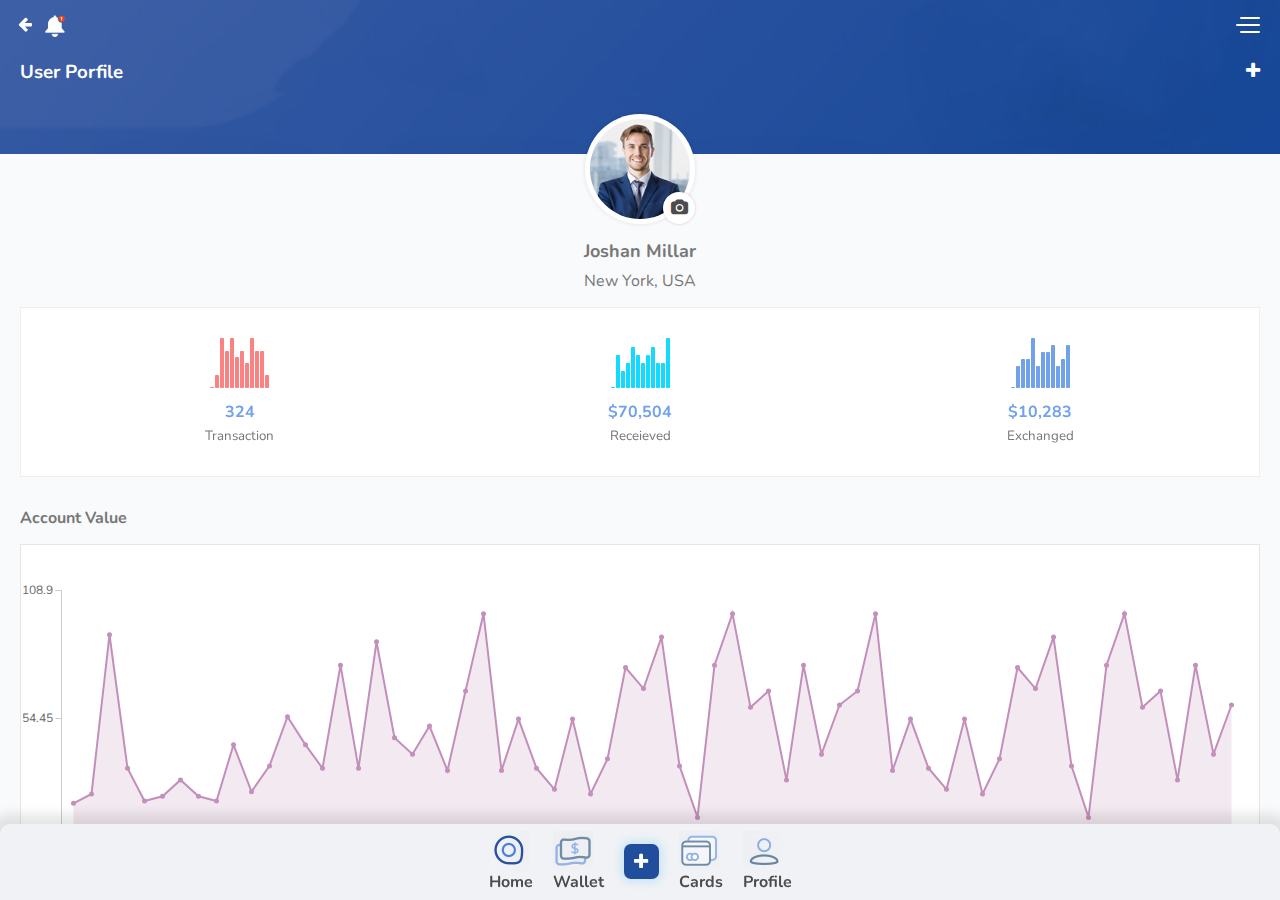
<file: profile.html>
<!DOCTYPE html>
<html lang="en">

<head>
	<meta charset="UTF-8">
	<meta name="viewport" content="width=device-width, initial-scale=1, user-scalable=0">
	<title>Crypto Mobile Template</title>

	<!-- Google font file. If you want you can change. -->
	<link href="https://fonts.googleapis.com/css?family=Nunito:400,600,700,900" rel="stylesheet">

	<!-- Fontawesome font file css -->
	<link rel="stylesheet" type="text/css" href="css/font-awesome.min.css">
	<link rel="stylesheet" type="text/css" href="plugins/c3-chart/c3.css">

	<!-- Template global css file. Requared all pages -->
	<link rel="stylesheet" type="text/css" href="css/bootstrap.min.css">
	<link rel="stylesheet" type="text/css" href="css/global.style.css">
</head>

<body>
	
	<div class="wrapper">
		<div class="nav-menu">
			<nav class="menu">
				
				<!-- Menu navigation start -->
				<div class="nav-container">
					<ul class="main-menu">
						<li class="">
							<a href="index.html"><img src="img/content/icons/1.png" alt=""><strong class="special">Dashboard</strong> </a>
						</li>
						<li class="">
							<a href="wallet.html"><img src="img/content/icons/2.png" alt=""><strong class="special">My Walet</strong> </a>
						</li>
						<li class="">
							<a href="trading.html"><img src="img/content/icons/3.png" alt=""><strong class="special">Crypto Trade</strong> </a>
						</li>
						<li class="">
							<a href="buy-sell.html"><img src="img/content/icons/6.png" alt=""><strong class="special">Buy & sell</strong> </a>
						</li>
						<li class="active">
							<a href="profile.html"><img src="img/content/icons/5.png" alt=""><strong class="special">User Profile</strong> </a>
						</li>
						<li class="">
							<a href="affiliate.html"><img src="img/content/icons/4.png" alt=""><strong class="special">Affiliate System</strong> </a>
						</li>
						<li class="">
							<a href="setting.html"><img src="img/content/icons/11.png" alt=""><strong class="special">Settings</strong> </a>
						</li>
						<li>
							<a href="javascript:void(0);"><img src="img/content/icons/9.png" alt=""><strong class="special">Login/Register</strong> <span class="fa fa-angle-down"></span></a>
							<ul>
								<li><a href="login.html" data-loader="show">Login</a></li>
								<li><a href="signup.html" data-loader="show">Register</a></li>
								<li><a href="forgot-password.html" data-loader="show">Forgot Password</a></li>
							</ul>
						</li>
						
						<li>
							<a href="javascript:void(0);"><img src="img/content/icons/8.png" alt=""> <strong class="special">Wizards</strong> <span class="fa fa-angle-down"></span></a>
							<ul>
								<li><a href="wizard-default.html" data-loader="show">Wizard Default</a></li>
								<li><a href="wizard-fullscreen.html" data-loader="show">Wizard Fullscreen</a></li>
							</ul>
						</li>
						<li class="">
							<a href="charts.html"><img src="img/content/icons/14.png" alt=""><strong class="special">Charts</strong> </a>
						</li>
						<li>
							<a href="forms.html" data-loader="show"><img src="img/content/icons/7.png" alt=""><strong class="special">Form Elements</strong></a>
						</li>
						<li>
							<a href="#"><img src="img/content/icons/10.png" alt=""><strong class="special"> Components</strong> <span class="fa fa-angle-down"></span></a>
							<ul>
								<li><a href="tab-bottom.html" data-loader="show">Tab (Bottom)</a></li>
								<li><a href="tab-top.html" data-loader="show">Tab (Top)</a></li>
								<li><a href="accordion.html" data-loader="show">Accordion</a></li>
								<li><a href="popup.html" data-loader="show">Popup Modal</a></li>
								<li><a href="checkbox-list.html" data-loader="show">Check List</a></li>
								<li><a href="link-list.html" data-loader="show">Link List</a></li>
								<li><a href="link-list-two-column.html" data-loader="show">Two Column Links</a></li>
							</ul>
						</li>
						<li class="">
							<a href="#"><img src="img/content/icons/15.png" alt=""><strong class="special"> Pages</strong> <span class="fa fa-angle-down"></span></a>
							<ul>
								<li class=""><a href="profile.html" data-loader="show">User Profile</a></li>
								<li><a href="search-result.html" data-loader="show">Search Results</a></li>
								<li><a href="contact.html" data-loader="show">Contact</a></li>
								<li><a href="blank.html" data-loader="show">Blank Page</a></li>
							</ul>
						</li>
					</ul>
				</div>
			<!-- Menu navigation end -->
			</nav>
		</div>
		<div class="wrapper-inline">

			<!-- Header area start -->
			<header class="no-background"> <!-- extra class no-background -->

				<a class="go-back-link" href="javascript:history.back();"><i class="fa fa-arrow-left"></i></a>
				<div class="search-button" data-search="open">
					<img src="img/content/notification1.png" class="not-icon1" alt="">
					<img src="img/content/notification2.png" class="not-icon2" alt="">
				</div>

				<div class="navi-menu-button">
					<em></em>
					<em></em>
					<em></em>
				</div>

			</header>
			<!-- Header area end -->

			<!--NOTIFICATION BOX CONTENT START-->
			<div class="search-form">
				<span class="close-search-form" data-search="close"><i class="fa fa-times"></i> </span>
				<form>
					<div class="search-input">
						<input type="text" name="q" class="form-element" placeholder="Search...">
						<button type="submit" class="search-input-btn"><i class="fa fa-arrow-right"></i></button>
					</div>
				</form>
			    <ul class="notification-list list-unstyled">
					<li>
						<div class="d-flex align-items-center justify-content-between">
                          <div class="d-flex align-items-center">
                            <div class="">
                              <h5 class="coin-name">You have 3 notifications</h5>
                            </div>
                          </div>
                          <div>
                            <a href=""><small class="text-muted d-block">mark all as read</small></a>
                          </div>
                        </div>
					</li>
					<li>
						<div class="d-flex align-items-center justify-content-between">
                            <div class="d-flex align-items-center">
	                            <div class="notice-icon available">
	                                <i class="fa fa-check"></i>
	                            </div>
	                            <div class="ml-10">
	                              <h4 class="coin-name">Successful transaction 0.01 BTC</h4>
	                              <small class="text-muted">15 min ago</small>
	                            </div>
                            </div>
                        </div>
					</li>
					<li>
						<div class="d-flex align-items-center justify-content-between">
                            <div class="d-flex align-items-center">
	                            <div class="notice-icon away">
	                                <i class="fa fa-clock-o"></i>
	                            </div>
	                            <div class="ml-10">
	                              <h4 class="coin-name">4 of Pending Transactions!</h4>
	                              <small class="text-muted"> 12 hours ago</small>
	                            </div>
                            </div>
                        </div>
					</li>
					<li>
						<div class="d-flex align-items-center justify-content-between">
                            <div class="d-flex align-items-center">
	                            <div class="notice-icon busy">
	                                <i class="fa fa-times"></i>
	                            </div>
	                            <div class="ml-10">
	                              <h4 class="coin-name">Cancelled Order of 200 ICO</h4>
	                              <small class="text-muted">15 Feb - 08:34</small>
	                            </div>
                            </div>
                        </div>
					</li>
					<li>
						<div class="d-flex align-items-center justify-content-between">
                            <div class="d-flex align-items-center">
	                            <div class="notice-icon available">
	                                <i class="fa fa-check"></i>
	                            </div>
	                            <div class="ml-10">
	                              <h4 class="coin-name">Great Speed Notify of 1.34 LTC</h4>
	                              <small class="text-muted">24 jan - 20:43</small>
	                            </div>
                            </div>
                        </div>
					</li>
					<li>
						<div class="d-flex align-items-center justify-content-between">
                            <div class="d-flex align-items-center">
	                            <a href="" class="text-muted">Read all notifications</a>
                            </div>
                        </div>
					</li>
					
				</ul>
			</div>
			<!--NOTIFICATION BOX CONTENT END-->

			<div class="bottom-menu-section">
				<ul class="bottom-menu list-unstyled list-inline">
					<li>
						<a href="index.html">
							<img src="img/content/l1.png" alt="">
							<p>Home</p>
						</a>
					</li>
					<li>
						<a href="wallet.html">
							<img src="img/content/l2.png" alt="">
							<p>Wallet</p>
						</a>
					</li>
					<li>
						<a class="b-m-pluse" href="#"><i class="fa fa-plus"></i></a>
					</li>
					<li>
						<a href="setting.html">
							<img src="img/content/l3.png" alt="">
							<p>Cards</p>
						</a>
					</li>
					<li>
						<a href="profile.html">
							<img src="img/content/l4.png" alt="">
							<p>Profile</p>
						</a>
					</li>
				</ul>	
			</div>
			
			<!-- Page content start -->
			<main class="margin mt-0">
				<div class="dash-balance">
					<div class="dash-content relative">
						<h3 class="w-text">User Porfile</h3>
						<div class="notification">
							<a href="#"><i class="fa fa-plus"></i></a>
						</div>
					</div>
				</div>
				<section class="container bal-section">

					<div class="form-row txt-center">
						<div class="profile-image">
							<img class="avatar-img" alt="User Avatar" src="img/avatar.png" width="100" height="100">
							<a href="javascript:void(0);" class="update-btn"><i class="fa fa-camera"></i></a>
						</div>
					</div>

					<div class="trader-info">
						<h3>Joshan Millar</h3>
						<p>New York, USA</p>
						<ul class="trader-info-list list-unstyled">
							<li>
								<div class="profile1"></div>
								<h2>324</h2>
								<small class="txt-muted">Transaction</small>
							</li>
							<li>
								<div class="profile2"></div>
								<h2>$70,504</h2>
								<small class="txt-muted">Receieved</small>
							</li>
							<li>
								<div class="profile3"></div>
								<h2>$10,283</h2>
								<small class="txt-muted">Exchanged</small>
							</li>
						</ul>
					</div>
				</section>

				<section class="container">
			         <div id="content"> 
			         	<h4 class="title-main">Account Value</h4>
					    <div class="c-panel pl-0">
					    	
					        <div class="row align-items-center">
					        	<div class="col-12">
					        		<div class="accountValue"></div>
					        	</div>
					        	
					        </div>     
					    </div>
		  			</div>
			    </section>

			    <section class="container">
				    <h4 class="title-main">Account Info</h4>
					<div class="form-row-group with-icons">
						<div class="form-row no-padding">
							<i class="fa fa-user"></i>
							<input type="text" name="aaa" class="form-element" placeholder="Username" value="john doe">
						</div>
						<div class="form-row no-padding">
							<i class="fa fa-envelope"></i>
							<input type="email" name="aaa" class="form-element" placeholder="Email" value="johndoe@example.com">
						</div>
						<div class="form-row no-padding">
							<i class="fa fa-lock"></i>
							<input type="password" name="aaa" class="form-element" placeholder="Password" value="123456">
						</div>
						<div class="form-row no-padding">
							<i class="fa fa-language"></i>
							<select class="form-element">
								<option value="">Language</option>
								<option value="1"  selected>English</option>
								<option value="2">Spanish</option>
								<option value="3">Turkish</option>
							</select>
						</div>
					</div>
				</section>

				<section class="container">
				    <h4 class="title-main">Social Media</h4>

					<div class="form-row-group with-icons">
						<div class="form-row no-padding">
							<i class="fa fa-facebook"></i>
							<input type="text" name="aaa" class="form-element" placeholder="Faceboook url">
						</div>
						<div class="form-row no-padding">
							<i class="fa fa-twitter"></i>
							<input type="text" name="aaa" class="form-element" placeholder="Twitter url">
						</div>
						<div class="form-row no-padding">
							<i class="fa fa-whatsapp"></i>
							<input type="text" name="aaa" class="form-element" placeholder="WhatsApp url">
						</div>
						<div class="form-row no-padding">
							<i class="fa fa-instagram"></i>
							<input type="text" name="aaa" class="form-element" placeholder="instragram url">
						</div>
					</div>

					<div class="form-divider"></div>

					<div class="form-row">
						<a href="#" class="button circle block orange">Update</a>
					</div>

					<div class="form-divider"></div>

				</section>

				<footer>
					<div class="container">
						<ul>
							<li><a href="#"><i class="fa fa-facebook"></i></a></li>
							<li><a href="#"><i class="fa fa-twitter"></i></a></li>
							<li><a href="#"><i class="fa fa-whatsapp"></i></a></li>
							<li><a href="#"><i class="fa fa-instagram"></i></a></li>
						</ul>
						<p>Copyright © All Right Reserved</p>
					</div>
				</footer>
			</main>
			<!-- Page content end -->
		</div>
	</div>


	<!--Page loader DOM Elements. Requared all pages-->
	<div class="sweet-loader">
		<div class="box">
		  	<div class="circle1"></div>
		  	<div class="circle2"></div>
		  	<div class="circle3"></div>
		</div>
	</div>

	<!-- JQuery library file. requared all pages -->
	<script src="js/jquery-3.2.1.min.js"></script>
	<!-- c3 Charts -->
	<script src="plugins/c3-chart/c3.min.js"></script>
	<script src="plugins/c3-chart/d3.min.js"></script>
	<script src="plugins/c3-chart/c3.custom.js"></script>
	<!-- Sparkline-->
    <script src="plugins/jquery-sparkline/jquery.sparkline.js"></script>

	<!-- Template global script file. requared all pages -->
	<script src="js/app-charts.js"></script>
	<script src="js/global.script.js"></script>

	
</body>

</html>
</file>
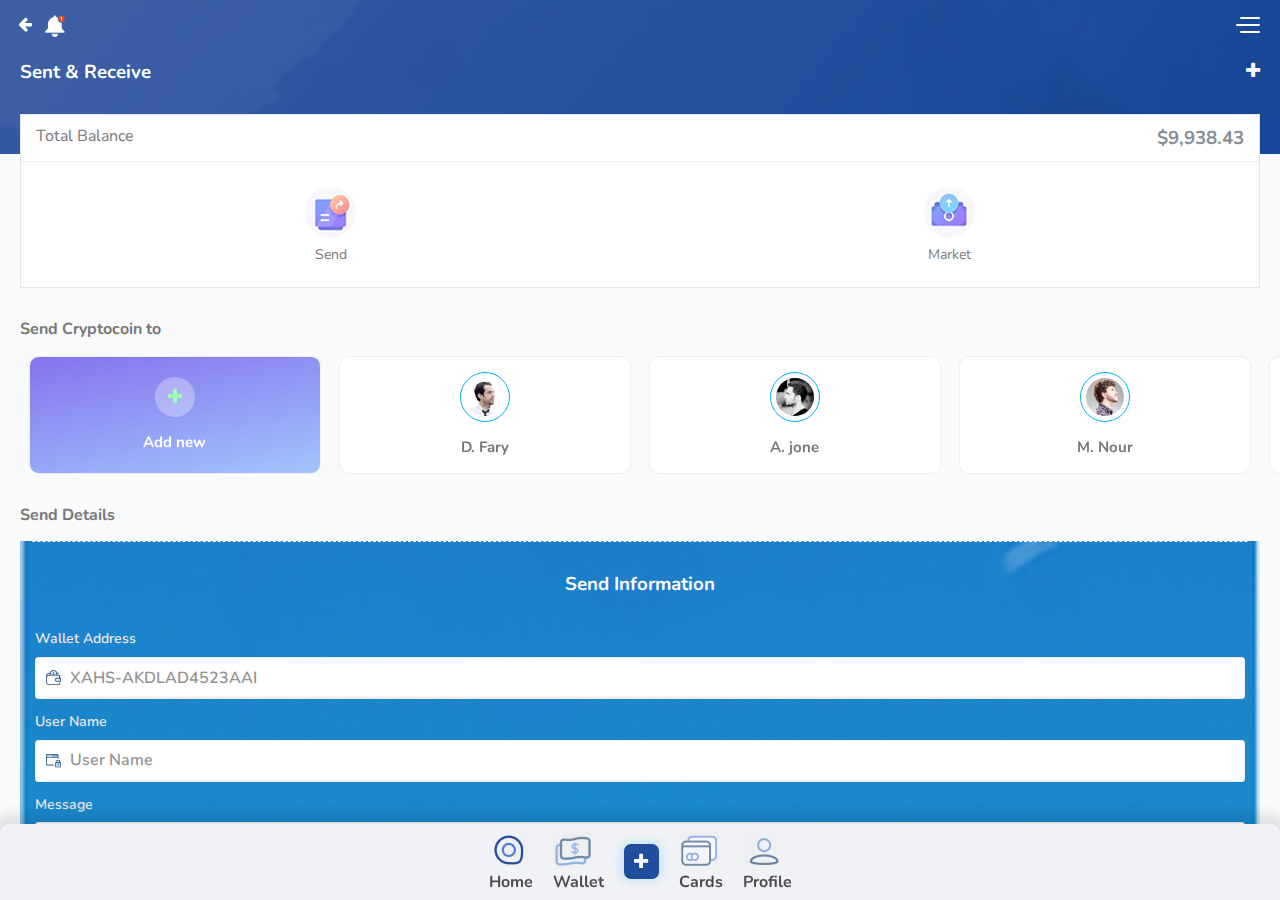
<file: sent-market.html>
<!DOCTYPE html>
<html lang="en">

<head>
	<meta charset="UTF-8">
	<meta name="viewport" content="width=device-width, initial-scale=1, user-scalable=0">
	<title>Crypto Mobile Template</title>

	<!-- Google font file. If you want you can change. -->
	<link href="https://fonts.googleapis.com/css?family=Nunito:300,400,600,700,900" rel="stylesheet">

	<!-- Fontawesome font file css -->
	<link rel="stylesheet" type="text/css" href="css/font-awesome.min.css">

	<!-- Animate css file for css3 animations. for more : https://daneden.github.io/animate.css -->
	<!-- Only use animate action. If you dont use animation, you don't have to add.-->
	<link rel="stylesheet" type="text/css" href="css/animate.css">
	<link rel="stylesheet" type="text/css" href="css/cryptocoins.css">
	<link rel="stylesheet" type="text/css" href="plugins/c3-chart/c3.css">

	<!-- Template global css file. Requared all pages -->
	<link rel="stylesheet" type="text/css" href="css/global.style.css">

	<!-- Swiper slider css file -->
	<link rel="stylesheet" href="css/swiper.min.css">

	<!--turbo slider plugin css file -->
	<link rel="stylesheet" type="text/css" href="css/bootstrap.min.css">
	<link rel="stylesheet" type="text/css" href="plugins/turbo-slider/turbo.css">

</head>

<body>
	
	<div class="wrapper ">
		<div class="nav-menu">
			<nav class="menu">
				<!-- Menu navigation start -->
				<div class="nav-container">
					<ul class="main-menu">
						<li class="">
							<a href="index.html"><img src="img/content/icons/1.png" alt=""><strong class="special">Dashboard</strong> </a>
						</li>
						<li class="">
							<a href="wallet.html"><img src="img/content/icons/2.png" alt=""><strong class="special">My Walet</strong> </a>
						</li>
						<li class="">
							<a href="trading.html"><img src="img/content/icons/3.png" alt=""><strong class="special">Crypto Trade</strong> </a>
						</li>
						<li class="active">
							<a href="buy-sell.html"><img src="img/content/icons/6.png" alt=""><strong class="special">Buy & sell</strong> </a>
						</li>
						<li class="">
							<a href="profile.html"><img src="img/content/icons/5.png" alt=""><strong class="special">Trader Profile</strong> </a>
						</li>
						<li class="">
							<a href="affiliate.html"><img src="img/content/icons/4.png" alt=""><strong class="special">Affiliate System</strong> </a>
						</li>
						<li class="">
							<a href="setting.html"><img src="img/content/icons/11.png" alt=""><strong class="special">Settings</strong> </a>
						</li>
						<li>
							<a href="javascript:void(0);"><img src="img/content/icons/9.png" alt=""><strong class="special">Login/Register</strong> <span class="fa fa-angle-down"></span></a>
							<ul>
								<li><a href="login.html" data-loader="show">Login</a></li>
								<li><a href="signup.html" data-loader="show">Register</a></li>
								<li><a href="forgot-password.html" data-loader="show">Forgot Password</a></li>
							</ul>
						</li>
						
						<li>
							<a href="javascript:void(0);"><img src="img/content/icons/8.png" alt=""> <strong class="special">Wizards</strong> <span class="fa fa-angle-down"></span></a>
							<ul>
								<li><a href="wizard-default.html" data-loader="show">Wizard Default</a></li>
								<li><a href="wizard-fullscreen.html" data-loader="show">Wizard Fullscreen</a></li>
							</ul>
						</li>
						<li class="">
							<a href="charts.html"><img src="img/content/icons/14.png" alt=""><strong class="special">Charts</strong> </a>
						</li>
						<li>
							<a href="forms.html" data-loader="show"><img src="img/content/icons/7.png" alt=""><strong class="special">Form Elements</strong></a>
						</li>
						<li>
							<a href="#"><img src="img/content/icons/10.png" alt=""><strong class="special"> Components</strong> <span class="fa fa-angle-down"></span></a>
							<ul>
								<li><a href="tab-bottom.html" data-loader="show">Tab (Bottom)</a></li>
								<li><a href="tab-top.html" data-loader="show">Tab (Top)</a></li>
								<li><a href="accordion.html" data-loader="show">Accordion</a></li>
								<li><a href="popup.html" data-loader="show">Popup Modal</a></li>
								<li><a href="checkbox-list.html" data-loader="show">Check List</a></li>
								<li><a href="link-list.html" data-loader="show">Link List</a></li>
								<li><a href="link-list-two-column.html" data-loader="show">Two Column Links</a></li>
							</ul>
						</li>
						<li class="">
							<a href="#"><img src="img/content/icons/15.png" alt=""><strong class="special"> Pages</strong> <span class="fa fa-angle-down"></span></a>
							<ul>
								<li class=""><a href="profile.html" data-loader="show">User Profile</a></li>
								<li><a href="search-result.html" data-loader="show">Search Results</a></li>
								<li><a href="contact.html" data-loader="show">Contact</a></li>
								<li><a href="blank.html" data-loader="show">Blank Page</a></li>
							</ul>
						</li>
					</ul>
				</div>
			<!-- Menu navigation end -->
			</nav>
		</div>
		<div class="wrapper-inline">
			<!-- Header area start -->
			<header class="no-background"> <!-- extra class no-background -->

				<a class="go-back-link" href="javascript:history.back();"><i class="fa fa-arrow-left"></i></a>
				<div class="search-button" data-search="open">
					<img src="img/content/notification1.png" class="not-icon1" alt="">
					<img src="img/content/notification2.png" class="not-icon2" alt="">
				</div>

				<div class="navi-menu-button">
					<em></em>
					<em></em>
					<em></em>
				</div>

			</header>
			<!-- Header area end -->

			<!--NOTIFICATION BOX CONTENT START-->
			<div class="search-form">
				<span class="close-search-form" data-search="close"><i class="fa fa-times"></i> </span>
				<form>
					<div class="search-input">
						<input type="text" name="q" class="form-element" placeholder="Search...">
						<button type="submit" class="search-input-btn"><i class="fa fa-arrow-right"></i></button>
					</div>
				</form>
			    <ul class="notification-list list-unstyled">
					<li>
						<div class="d-flex align-items-center justify-content-between">
                          <div class="d-flex align-items-center">
                            <div class="">
                              <h5 class="coin-name">You have 3 notifications</h5>
                            </div>
                          </div>
                          <div>
                            <a href=""><small class="text-muted d-block">mark all as read</small></a>
                          </div>
                        </div>
					</li>
					<li>
						<div class="d-flex align-items-center justify-content-between">
                            <div class="d-flex align-items-center">
	                            <div class="notice-icon available">
	                                <i class="fa fa-check"></i>
	                            </div>
	                            <div class="ml-10">
	                              <h4 class="coin-name">Successful transaction 0.01 BTC</h4>
	                              <small class="text-muted">15 min ago</small>
	                            </div>
                            </div>
                        </div>
					</li>
					<li>
						<div class="d-flex align-items-center justify-content-between">
                            <div class="d-flex align-items-center">
	                            <div class="notice-icon away">
	                                <i class="fa fa-clock-o"></i>
	                            </div>
	                            <div class="ml-10">
	                              <h4 class="coin-name">4 of Pending Transactions!</h4>
	                              <small class="text-muted"> 12 hours ago</small>
	                            </div>
                            </div>
                        </div>
					</li>
					<li>
						<div class="d-flex align-items-center justify-content-between">
                            <div class="d-flex align-items-center">
	                            <div class="notice-icon busy">
	                                <i class="fa fa-times"></i>
	                            </div>
	                            <div class="ml-10">
	                              <h4 class="coin-name">Cancelled Order of 200 ICO</h4>
	                              <small class="text-muted">15 Feb - 08:34</small>
	                            </div>
                            </div>
                        </div>
					</li>
					<li>
						<div class="d-flex align-items-center justify-content-between">
                            <div class="d-flex align-items-center">
	                            <div class="notice-icon available">
	                                <i class="fa fa-check"></i>
	                            </div>
	                            <div class="ml-10">
	                              <h4 class="coin-name">Great Speed Notify of 1.34 LTC</h4>
	                              <small class="text-muted">24 jan - 20:43</small>
	                            </div>
                            </div>
                        </div>
					</li>
					<li>
						<div class="d-flex align-items-center justify-content-between">
                            <div class="d-flex align-items-center">
	                            <a href="" class="text-muted">Read all notifications</a>
                            </div>
                        </div>
					</li>
					
				</ul>
			</div>
			<!--NOTIFICATION BOX CONTENT END-->

			<div class="bottom-menu-section">
				<ul class="bottom-menu list-unstyled list-inline">
					<li>
						<a href="index.html">
							<img src="img/content/l1.png" alt="">
							<p>Home</p>
						</a>
					</li>
					<li>
						<a href="wallet.html">
							<img src="img/content/l2.png" alt="">
							<p>Wallet</p>
						</a>
					</li>
					<li>
						<a class="b-m-pluse" href="#"><i class="fa fa-plus"></i></a>
					</li>
					<li>
						<a href="setting.html">
							<img src="img/content/l3.png" alt="">
							<p>Cards</p>
						</a>
					</li>
					<li>
						<a href="profile.html">
							<img src="img/content/l4.png" alt="">
							<p>Profile</p>
						</a>
					</li>
				</ul>	
			</div>

			<!-- Page content start -->
			<main class="margin mt-0">

				<div class="dash-balance">
					<div class="dash-content relative">
						<h3 class="w-text">Sent & Receive</h3>
						<div class="notification">
							<a href="#"><i class="fa fa-plus"></i></a>
						</div>
					</div>
				</div>

				<section class="bal-section container">
					<div id="content">
						
					    <div id="content-body">
					    	<div class="content-head">
								<div class="d-flex align-items-center">
								    <div class="d-flex flex-grow">
								        <div class="mr-auto">
								            <p class="mb-0">Total Balance</p>
								        </div>
								        <div class="ml-auto align-self-end">
								            <h3 class="text-muted mt-0 mb-0">$9,938.43</h3>
								        </div>
								    </div>
								</div>
							</div>
					        <div class="content-row">
					            <div class="content-col" style="width: 50% !important;">
					                <img src="img/content/p1.png" class="mb-5" alt="">
					                <span>Send </span>
					            </div>
					            <div class="content-col"  style="width: 50% !important;">
					                <img src="img/content/p3.png" class="mb-5" alt="">
					                <span>Market</span>
					            </div>
					        </div>
					    </div>
					</div>
				</section>

				<section class="container o-hidden">
					<h4 class="title-main">Send Cryptocoin to</h4>
					<div class="swiper-recievers">
						<div class="swiper-wrapper">
							<div class="swiper-slide">
								<a href="#" class="add-receiever" data-popup="formPopup">
									<i class="fa fa-plus"></i>
									<h4>Add new</h4>
								</a>
							</div>
							<div class="swiper-slide">
								<div class="money-receiver">
									<img src="img/content/avatar/avatar-1.png" alt="">
									<h4>D. Fary</h4>
								</div>
							</div>
							<div class="swiper-slide">
								<div class="money-receiver">
									<img src="img/content/avatar/avatar-2.png" alt="">
									<h4>A. jone</h4>
								</div>
							</div>
							<div class="swiper-slide">
								<div class="money-receiver">
									<img src="img/content/avatar/avatar-3.png" alt="">
									<h4>M. Nour</h4>
								</div>
							</div>
							<div class="swiper-slide">
								<div class="money-receiver">
									<img src="img/content/avatar/avatar-4.png" alt="">
									<h4>A. Jack</h4>
								</div>
							</div>
							<div class="swiper-slide">
								<div class="money-receiver">
									<img src="img/content/avatar/avatar-5.png" alt="">
									<h4>A. jone</h4>
								</div>
							</div>
							<div class="swiper-slide">
								<div class="money-receiver">
									<img src="img/content/avatar/avatar-5.png" alt="">
									<h4>A. jone</h4>
								</div>
							</div>
							
						</div>
					</div>
					
				</section>

				<!--POPUP HTML CONTENT START -->
				<div class="popup-overlay" id="formPopup"> <!-- if you dont want overlay add class .no-overlay -->
					<div class="popup-container add">
						<div class="popup-header">
							<h3 class="popup-title">Add New Receiver</h3>
							<span class="popup-close" data-dismiss="true"><i class="fa fa-times"></i></span>
						</div>
						<div class="popup-content">
							
							<div class="form-row-group with-icons">
								<div class="form-row no-padding">
									<i class="fa fa-user"></i>
									<input type="text" name="aaa" class="form-element" placeholder="Receiver Name">
								</div>
							</div>

							<div class="form-mini-divider"></div>

							<div class="form-row-group with-icons">
								<div class="form-row no-padding">
									<i class="fa fa-suitcase"></i>
									<input type="text" name="aaa" class="form-element" placeholder="Wallet Address">
								</div>
							</div>
							
							<div class="form-mini-divider"></div>

							<div class="form-row-group with-icons">
								<div class="form-row no-padding">
									<i class="fa fa-language"></i>
									<select class="form-element">
										<option value="" selected>Wallet Currency</option>
										<option value="1">Bitcoin</option>
										<option value="1">Ethereum</option>
										<option value="1">Litecoin</option>
									</select>
								</div>
							</div>

							<div class="form-mini-divider"></div>

							<div class="form-row-group with-icons">
								<div class="form-row no-padding">
									<i class="fa fa-address-book-o"></i>
									<textarea class="form-element" placeholder="Message" rows="6"></textarea>
								</div>
							</div>
							
						</div>
						<div class="popup-footer">
							<button class="button orange">Add Now</button>
						</div>
					</div>
				</div>
				<!--POPUP HTML CONTENT END -->

				<section class="wallets-list container">
					<h4 class="title-main">Send Details</h4>
					<div class="wallet-address">
                    	<h3 class="w-text mb-30 mt-0">Send Information</h3>

                    	
                    	<div class="txt-left">
                    	    <label class="g-text">Wallet Address</label>
                    		<div class="form-row-group with-icons">
								<div class="form-row no-padding">
									<img src="img/content/2.png" class="icon" alt="">
									<input type="text" name="aaa" class="form-element" value="XAHS-AKDLAD4523AAI">
								</div>
							</div>
                    	</div>

                    	<div class="form-mini-divider"></div>

                    	<div class="txt-left">
                    	    <label class="g-text">User Name</label>
                    		<div class="form-row-group with-icons">
								<div class="form-row no-padding">
									<img src="img/content/3.png" class="icon" alt="">
									<input type="name" name="aaa" class="form-element" value="User Name">
									
								</div>
							</div>
                    	</div>

                    	<div class="form-mini-divider"></div>

                    	<div class="txt-left">
                    		<label class="g-text">Message</label>
	                    	<div class="form-row-group with-icons">
								<div class="form-row no-padding">
									<img src="img/content/2.png" class="icon" alt="">
									<input type="text" name="aaa" class="form-element" value="XAHS-AKDLAD4523AAI">
								</div>
							</div>
                    	</div>

                    	<div class="form-mini-divider"></div>

                    	<div class="txt-left calc-crr">
                    		<label class="g-text">UIC Amount</label>
	                    	<div class="form-row-group with-icons">
								<div class="form-row no-padding">
									<img src="img/content/2.png" class="icon" alt="">
									<input type="text" name="aaa" class="form-element" placeholder="1 usd">
								</div>
							</div>
                    	</div>
                    	<div class="txt-left calc-crr-mid">
	                    	<img src="img/content/exchange.png" class="mt-15" alt="">
                    	</div>
                    	<div class="txt-left calc-crr">
                    		<label class="g-text">USD Amount</label>
	                    	<div class="form-row-group with-icons">
								<div class="form-row no-padding">
									<img src="img/content/2.png" class="icon" alt="">
									<input type="text" name="aaa" class="form-element" placeholder="0.0001">
								</div>
							</div>
                    	</div>

                    	<div class="form-mini-divider"></div>

                    	<div><a href="#" class="button circle block yellow" data-popup="buyOrder" id="getCheckedButton1">Sent</a></div>
                    	    
                    </div>
                    					
				</section>

			    <section class="container">
			    	<h4 class="title-main">Amount History</h4>
			    	<div class="resources-card-wrapper mt-15">
		    			<div class="buy-card mr-10">
	                        <div class="flex-column flex-md-row">
	                          <img src="img/content/p1.png" alt="">
	                          <h4>Sent Transection</h4>
	                          <p class="g-text mb-0 font-weight-medium">Total Amount</p>
	                        </div>
	                    </div>
						
	                    <div class="buy-card ml-10">
	                        <div class="flex-column flex-md-row">
	                          <img src="img/content/p2.png" alt="">
	                          <h4>Receive Transection</h4>
	                          <p class="g-text mb-0 font-weight-medium">Total Amount</p>
	                        </div>
	                    </div>
	                    
					</div>
			    </section>

			   
				<section class="container">
					<h4 class="title-main">Recent Transactions</h4>
					<ul class="transaction-list list-unstyled">
						<li>
							<div class="d-flex align-items-center justify-content-between">
	                          <div class="d-flex align-items-center">
	                            <img class="img-xs" src="img/content/s2.png" alt="coin image">
	                            <div class="ml-10">
	                              <h4 class="coin-name">Sent</h4>
	                              <small class="text-muted">08-24 <span class="ml-10">20.04PM</span></small>
	                            </div>
	                          </div>
	                          <div>
	                            <small class="d-block mb-0 txt-red">-0.94853</small>
	                            <small class="text-muted d-block">$2,748.94</small>
	                          </div>
	                        </div>
						</li>
						<li>
							<div class="d-flex align-items-center justify-content-between">
	                          <div class="d-flex align-items-center">
	                            <img class="img-xs" src="img/content/s1.png" alt="coin image">
	                            <div class="ml-10">
	                              <h4 class="coin-name">Received</h4>
	                              <small class="text-muted">08-24 <span class="ml-10">20.04PM</span></small>
	                            </div>
	                          </div>
	                          <div>
	                            <small class="d-block mb-0 txt-green">+1.84993</small>
	                            <small class="text-muted d-block">$3,748.94</small>
	                          </div>
	                        </div>
						</li>
						<li>
							<div class="d-flex align-items-center justify-content-between">
	                          <div class="d-flex align-items-center">
	                            <img class="img-xs" src="img/content/s1.png" alt="coin image">
	                            <div class="ml-10">
	                              <h4 class="coin-name">Received</h4>
	                              <small class="text-muted">08-24 <span class="ml-10">20.04PM</span></small>
	                            </div>
	                          </div>
	                          <div>
	                            <small class="d-block mb-0 txt-green">+1.84993</small>
	                            <small class="text-muted d-block">$3,748.94</small>
	                          </div>
	                        </div>
						</li>
						<li>
							<div class="d-flex align-items-center justify-content-between">
	                          <div class="d-flex align-items-center">
	                            <img class="img-xs" src="img/content/s2.png" alt="coin image">
	                            <div class="ml-10">
	                              <h4 class="coin-name">Sent</h4>
	                              <small class="text-muted">08-24 <span class="ml-10">20.04PM</span></small>
	                            </div>
	                          </div>
	                          <div>
	                            <small class="d-block mb-0 txt-red">-0.94853</small>
	                            <small class="text-muted d-block">$2,748.94</small>
	                          </div>
	                        </div>
						</li>

					</ul>
				</section>

				<footer>
					<div class="container">
						<ul>
							<li><a href="#"><i class="fa fa-facebook"></i></a></li>
							<li><a href="#"><i class="fa fa-twitter"></i></a></li>
							<li><a href="#"><i class="fa fa-google"></i></a></li>
							<li><a href="#"><i class="fa fa-instagram"></i></a></li>
						</ul>
						<p>Copyright © All Right Reserved</p>
					</div>
				</footer>
			</main>
			<!-- Page content end -->
		</div>
	</div>

	<!--Page loader DOM Elements. Requared all pages-->
	<div class="sweet-loader">
		<div class="box">
		  	<div class="circle1"></div>
		  	<div class="circle2"></div>
		  	<div class="circle3"></div>
		</div>
	</div>

	<!-- JQuery library file. requared all pages -->
	<script src="js/jquery-3.2.1.min.js"></script>

	<!-- Swiper JS -->
    <script src="js/swiper.min.js"></script>

	<!-- Template global script file. requared all pages -->
	<script src="js/global.script.js"></script>



</body>

</html>
</file>
<file: css/cryptocoins.css>
/*! Cryptocoins - cryptocurrency icon font | https://github.com/allienworks/cryptocoins */

@font-face {
  font-family: "cryptocoins";
  src: url('../fonts/cryptocoins.woff2') format('woff2'),
    url('../fonts/cryptocoins.woff') format('woff'),
    url('../fonts/cryptocoins.ttf') format('truetype');
}

/* .cc:before { */
.cc::before {
  font-family: "cryptocoins";
    -webkit-font-smoothing: antialiased;
    -moz-osx-font-smoothing: grayscale;
  font-style: normal;
  font-variant: normal;
  font-weight: normal;
  /* speak: none; only necessary if not using the private unicode range (firstGlyph option) */
  text-decoration: none;
  text-transform: none;
}


.cc.ADA-alt::before {
  content: "\E001";
}

.cc.ADA::before {
  content: "\E002";
}

.cc.ADC-alt::before {
  content: "\E003";
}

.cc.ADC::before {
  content: "\E004";
}

.cc.AEON-alt::before {
  content: "\E005";
}

.cc.AEON::before {
  content: "\E006";
}

.cc.AMP-alt::before {
  content: "\E007";
}

.cc.AMP::before {
  content: "\E008";
}

.cc.ANC-alt::before {
  content: "\E009";
}

.cc.ANC::before {
  content: "\E00A";
}

.cc.ARCH-alt::before {
  content: "\E00B";
}

.cc.ARCH::before {
  content: "\E00C";
}

.cc.ARDR-alt::before {
  content: "\E00D";
}

.cc.ARDR::before {
  content: "\E00E";
}

.cc.ARK-alt::before {
  content: "\E00F";
}

.cc.ARK::before {
  content: "\E010";
}

.cc.AUR-alt::before {
  content: "\E011";
}

.cc.AUR::before {
  content: "\E012";
}

.cc.BANX-alt::before {
  content: "\E013";
}

.cc.BANX::before {
  content: "\E014";
}

.cc.BAT-alt::before {
  content: "\E015";
}

.cc.BAT::before {
  content: "\E016";
}

.cc.BAY-alt::before {
  content: "\E017";
}

.cc.BAY::before {
  content: "\E018";
}

.cc.BC-alt::before {
  content: "\E019";
}

.cc.BC::before {
  content: "\E01A";
}

.cc.BCH-alt::before {
  content: "\E01B";
}

.cc.BCH::before {
  content: "\E01C";
}

.cc.BCN-alt::before {
  content: "\E01D";
}

.cc.BCN::before {
  content: "\E01E";
}

.cc.BFT-alt::before {
  content: "\E01F";
}

.cc.BFT::before {
  content: "\E020";
}

.cc.BRK-alt::before {
  content: "\E021";
}

.cc.BRK::before {
  content: "\E022";
}

.cc.BRX-alt::before {
  content: "\E023";
}

.cc.BRX::before {
  content: "\E024";
}

.cc.BSD-alt::before {
  content: "\E025";
}

.cc.BSD::before {
  content: "\E026";
}

.cc.BTA::before {
  content: "\E027";
}

.cc.BTC-alt::before {
  content: "\E028";
}

.cc.BTC::before {
  content: "\E029";
}

.cc.BTCD-alt::before {
  content: "\E02A";
}

.cc.BTCD::before {
  content: "\E02B";
}

.cc.BTM-alt::before {
  content: "\E02C";
}

.cc.BTM::before {
  content: "\E02D";
}

.cc.BTS-alt::before {
  content: "\E02E";
}

.cc.BTS::before {
  content: "\E02F";
}

.cc.CLAM-alt::before {
  content: "\E030";
}

.cc.CLAM::before {
  content: "\E031";
}

.cc.CLOAK-alt::before {
  content: "\E032";
}

.cc.CLOAK::before {
  content: "\E033";
}

.cc.DAO-alt::before {
  content: "\E034";
}

.cc.DAO::before {
  content: "\E035";
}

.cc.DASH-alt::before {
  content: "\E036";
}

.cc.DASH::before {
  content: "\E037";
}

.cc.DCR-alt::before {
  content: "\E038";
}

.cc.DCR::before {
  content: "\E039";
}

.cc.DCT-alt::before {
  content: "\E03A";
}

.cc.DCT::before {
  content: "\E03B";
}

.cc.DGB-alt::before {
  content: "\E03C";
}

.cc.DGB::before {
  content: "\E03D";
}

.cc.DGD::before {
  content: "\E03E";
}

.cc.DGX::before {
  content: "\E03F";
}

.cc.DMD-alt::before {
  content: "\E040";
}

.cc.DMD::before {
  content: "\E041";
}

.cc.DOGE-alt::before {
  content: "\E042";
}

.cc.DOGE::before {
  content: "\E043";
}

.cc.EMC-alt::before {
  content: "\E044";
}

.cc.EMC::before {
  content: "\E045";
}

.cc.EOS-alt::before {
  content: "\E046";
}

.cc.EOS::before {
  content: "\E047";
}

.cc.ERC-alt::before {
  content: "\E048";
}

.cc.ERC::before {
  content: "\E049";
}

.cc.ETC-alt::before {
  content: "\E04A";
}

.cc.ETC::before {
  content: "\E04B";
}

.cc.ETH-alt::before {
  content: "\E04C";
}

.cc.ETH::before {
  content: "\E04D";
}

.cc.FC2-alt::before {
  content: "\E04E";
}

.cc.FC2::before {
  content: "\E04F";
}

.cc.FCT-alt::before {
  content: "\E050";
}

.cc.FCT::before {
  content: "\E051";
}

.cc.FLO-alt::before {
  content: "\E052";
}

.cc.FLO::before {
  content: "\E053";
}

.cc.FRK-alt::before {
  content: "\E054";
}

.cc.FRK::before {
  content: "\E055";
}

.cc.FTC-alt::before {
  content: "\E056";
}

.cc.FTC::before {
  content: "\E057";
}

.cc.GAME-alt::before {
  content: "\E058";
}

.cc.GAME::before {
  content: "\E059";
}

.cc.GBYTE-alt::before {
  content: "\E05A";
}

.cc.GBYTE::before {
  content: "\E05B";
}

.cc.GDC-alt::before {
  content: "\E05C";
}

.cc.GDC::before {
  content: "\E05D";
}

.cc.GEMZ-alt::before {
  content: "\E05E";
}

.cc.GEMZ::before {
  content: "\E05F";
}

.cc.GLD-alt::before {
  content: "\E060";
}

.cc.GLD::before {
  content: "\E061";
}

.cc.GNO-alt::before {
  content: "\E062";
}

.cc.GNO::before {
  content: "\E063";
}

.cc.GNT-alt::before {
  content: "\E064";
}

.cc.GNT::before {
  content: "\E065";
}

.cc.GOLOS-alt::before {
  content: "\E066";
}

.cc.GOLOS::before {
  content: "\E067";
}

.cc.GRC-alt::before {
  content: "\E068";
}

.cc.GRC::before {
  content: "\E069";
}

.cc.GRS::before {
  content: "\E06A";
}

.cc.HEAT-alt::before {
  content: "\E06B";
}

.cc.HEAT::before {
  content: "\E06C";
}

.cc.ICN-alt::before {
  content: "\E06D";
}

.cc.ICN::before {
  content: "\E06E";
}

.cc.IFC-alt::before {
  content: "\E06F";
}

.cc.IFC::before {
  content: "\E070";
}

.cc.INCNT-alt::before {
  content: "\E071";
}

.cc.INCNT::before {
  content: "\E072";
}

.cc.IOC-alt::before {
  content: "\E073";
}

.cc.IOC::before {
  content: "\E074";
}

.cc.IOTA-alt::before {
  content: "\E075";
}

.cc.IOTA::before {
  content: "\E076";
}

.cc.JBS-alt::before {
  content: "\E077";
}

.cc.JBS::before {
  content: "\E078";
}

.cc.KMD-alt::before {
  content: "\E079";
}

.cc.KMD::before {
  content: "\E07A";
}

.cc.KOBO::before {
  content: "\E07B";
}

.cc.KORE-alt::before {
  content: "\E07C";
}

.cc.KORE::before {
  content: "\E07D";
}

.cc.LBC-alt::before {
  content: "\E07E";
}

.cc.LBC::before {
  content: "\E07F";
}

.cc.LDOGE-alt::before {
  content: "\E080";
}

.cc.LDOGE::before {
  content: "\E081";
}

.cc.LSK-alt::before {
  content: "\E082";
}

.cc.LSK::before {
  content: "\E083";
}

.cc.LTC-alt::before {
  content: "\E084";
}

.cc.LTC::before {
  content: "\E085";
}

.cc.MAID-alt::before {
  content: "\E086";
}

.cc.MAID::before {
  content: "\E087";
}

.cc.MCO-alt::before {
  content: "\E088";
}

.cc.MCO::before {
  content: "\E089";
}

.cc.MINT-alt::before {
  content: "\E08A";
}

.cc.MINT::before {
  content: "\E08B";
}

.cc.MONA-alt::before {
  content: "\E08C";
}

.cc.MONA::before {
  content: "\E08D";
}

.cc.MRC::before {
  content: "\E08E";
}

.cc.MSC-alt::before {
  content: "\E08F";
}

.cc.MSC::before {
  content: "\E090";
}

.cc.MTR-alt::before {
  content: "\E091";
}

.cc.MTR::before {
  content: "\E092";
}

.cc.MUE-alt::before {
  content: "\E093";
}

.cc.MUE::before {
  content: "\E094";
}

.cc.NBT::before {
  content: "\E095";
}

.cc.NEO-alt::before {
  content: "\E096";
}

.cc.NEO::before {
  content: "\E097";
}

.cc.NEOS-alt::before {
  content: "\E098";
}

.cc.NEOS::before {
  content: "\E099";
}

.cc.NEU-alt::before {
  content: "\E09A";
}

.cc.NEU::before {
  content: "\E09B";
}

.cc.NLG-alt::before {
  content: "\E09C";
}

.cc.NLG::before {
  content: "\E09D";
}

.cc.NMC-alt::before {
  content: "\E09E";
}

.cc.NMC::before {
  content: "\E09F";
}

.cc.NOTE-alt::before {
  content: "\E0A0";
}

.cc.NOTE::before {
  content: "\E0A1";
}

.cc.NVC-alt::before {
  content: "\E0A2";
}

.cc.NVC::before {
  content: "\E0A3";
}

.cc.NXT-alt::before {
  content: "\E0A4";
}

.cc.NXT::before {
  content: "\E0A5";
}

.cc.OK-alt::before {
  content: "\E0A6";
}

.cc.OK::before {
  content: "\E0A7";
}

.cc.OMG-alt::before {
  content: "\E0A8";
}

.cc.OMG::before {
  content: "\E0A9";
}

.cc.OMNI-alt::before {
  content: "\E0AA";
}

.cc.OMNI::before {
  content: "\E0AB";
}

.cc.OPAL-alt::before {
  content: "\E0AC";
}

.cc.OPAL::before {
  content: "\E0AD";
}

.cc.PART-alt::before {
  content: "\E0AE";
}

.cc.PART::before {
  content: "\E0AF";
}

.cc.PIGGY-alt::before {
  content: "\E0B0";
}

.cc.PIGGY::before {
  content: "\E0B1";
}

.cc.PINK-alt::before {
  content: "\E0B2";
}

.cc.PINK::before {
  content: "\E0B3";
}

.cc.PIVX-alt::before {
  content: "\E0B4";
}

.cc.PIVX::before {
  content: "\E0B5";
}

.cc.POT-alt::before {
  content: "\E0B6";
}

.cc.POT::before {
  content: "\E0B7";
}

.cc.PPC-alt::before {
  content: "\E0B8";
}

.cc.PPC::before {
  content: "\E0B9";
}

.cc.QRK-alt::before {
  content: "\E0BA";
}

.cc.QRK::before {
  content: "\E0BB";
}

.cc.QTUM-alt::before {
  content: "\E0BC";
}

.cc.QTUM::before {
  content: "\E0BD";
}

.cc.RADS-alt::before {
  content: "\E0BE";
}

.cc.RADS::before {
  content: "\E0BF";
}

.cc.RBIES-alt::before {
  content: "\E0C0";
}

.cc.RBIES::before {
  content: "\E0C1";
}

.cc.RBT-alt::before {
  content: "\E0C2";
}

.cc.RBT::before {
  content: "\E0C3";
}

.cc.RBY-alt::before {
  content: "\E0C4";
}

.cc.RBY::before {
  content: "\E0C5";
}

.cc.RDD-alt::before {
  content: "\E0C6";
}

.cc.RDD::before {
  content: "\E0C7";
}

.cc.REP-alt::before {
  content: "\E0C8";
}

.cc.REP::before {
  content: "\E0C9";
}

.cc.RISE-alt::before {
  content: "\E0CA";
}

.cc.RISE::before {
  content: "\E0CB";
}

.cc.SALT-alt::before {
  content: "\E0CC";
}

.cc.SALT::before {
  content: "\E0CD";
}

.cc.SAR-alt::before {
  content: "\E0CE";
}

.cc.SAR::before {
  content: "\E0CF";
}

.cc.SCOT-alt::before {
  content: "\E0D0";
}

.cc.SCOT::before {
  content: "\E0D1";
}

.cc.SDC-alt::before {
  content: "\E0D2";
}

.cc.SDC::before {
  content: "\E0D3";
}

.cc.SIA-alt::before {
  content: "\E0D4";
}

.cc.SIA::before {
  content: "\E0D5";
}

.cc.SJCX-alt::before {
  content: "\E0D6";
}

.cc.SJCX::before {
  content: "\E0D7";
}

.cc.SLG-alt::before {
  content: "\E0D8";
}

.cc.SLG::before {
  content: "\E0D9";
}

.cc.SLS-alt::before {
  content: "\E0DA";
}

.cc.SLS::before {
  content: "\E0DB";
}

.cc.SNRG-alt::before {
  content: "\E0DC";
}

.cc.SNRG::before {
  content: "\E0DD";
}

.cc.START-alt::before {
  content: "\E0DE";
}

.cc.START::before {
  content: "\E0DF";
}

.cc.STEEM-alt::before {
  content: "\E0E0";
}

.cc.STEEM::before {
  content: "\E0E1";
}

.cc.STR-alt::before {
  content: "\E0E2";
}

.cc.STR::before {
  content: "\E0E3";
}

.cc.STRAT-alt::before {
  content: "\E0E4";
}

.cc.STRAT::before {
  content: "\E0E5";
}

.cc.SWIFT-alt::before {
  content: "\E0E6";
}

.cc.SWIFT::before {
  content: "\E0E7";
}

.cc.SYNC-alt::before {
  content: "\E0E8";
}

.cc.SYNC::before {
  content: "\E0E9";
}

.cc.SYS-alt::before {
  content: "\E0EA";
}

.cc.SYS::before {
  content: "\E0EB";
}

.cc.TRIG-alt::before {
  content: "\E0EC";
}

.cc.TRIG::before {
  content: "\E0ED";
}

.cc.TX-alt::before {
  content: "\E0EE";
}

.cc.TX::before {
  content: "\E0EF";
}

.cc.UBQ-alt::before {
  content: "\E0F0";
}

.cc.UBQ::before {
  content: "\E0F1";
}

.cc.UNITY-alt::before {
  content: "\E0F2";
}

.cc.UNITY::before {
  content: "\E0F3";
}

.cc.USDT-alt::before {
  content: "\E0F4";
}

.cc.USDT::before {
  content: "\E0F5";
}

.cc.VIOR-alt::before {
  content: "\E0F6";
}

.cc.VIOR::before {
  content: "\E0F7";
}

.cc.VNL-alt::before {
  content: "\E0F8";
}

.cc.VNL::before {
  content: "\E0F9";
}

.cc.VPN-alt::before {
  content: "\E0FA";
}

.cc.VPN::before {
  content: "\E0FB";
}

.cc.VRC-alt::before {
  content: "\E0FC";
}

.cc.VRC::before {
  content: "\E0FD";
}

.cc.VTC-alt::before {
  content: "\E0FE";
}

.cc.VTC::before {
  content: "\E0FF";
}

.cc.WAVES-alt::before {
  content: "\E100";
}

.cc.WAVES::before {
  content: "\E101";
}

.cc.XAI-alt::before {
  content: "\E102";
}

.cc.XAI::before {
  content: "\E103";
}

.cc.XBS-alt::before {
  content: "\E104";
}

.cc.XBS::before {
  content: "\E105";
}

.cc.XCP-alt::before {
  content: "\E106";
}

.cc.XCP::before {
  content: "\E107";
}

.cc.XEM-alt::before {
  content: "\E108";
}

.cc.XEM::before {
  content: "\E109";
}

.cc.XMR::before {
  content: "\E10A";
}

.cc.XPM-alt::before {
  content: "\E10B";
}

.cc.XPM::before {
  content: "\E10C";
}

.cc.XRP-alt::before {
  content: "\E10D";
}

.cc.XRP::before {
  content: "\E10E";
}

.cc.XTZ-alt::before {
  content: "\E10F";
}

.cc.XTZ::before {
  content: "\E110";
}

.cc.XVG-alt::before {
  content: "\E111";
}

.cc.XVG::before {
  content: "\E112";
}

.cc.XZC-alt::before {
  content: "\E113";
}

.cc.XZC::before {
  content: "\E114";
}

.cc.YBC-alt::before {
  content: "\E115";
}

.cc.YBC::before {
  content: "\E116";
}

.cc.ZEC-alt::before {
  content: "\E117";
}

.cc.ZEC::before {
  content: "\E118";
}

.cc.ZEIT-alt::before {
  content: "\E119";
}

.cc.ZEIT::before {
  content: "\E11A";
}
</file>
<file: plugins/c3-chart/c3.css>
.c3 svg {
    font-size: 12px;
    -webkit-tap-highlight-color: transparent
}

.c3 line,
.c3 path {
    fill: none;
    stroke: #ccc
}

.c3-legend-item-tile {
    stroke-width: 5
}

.c3 text {
    -webkit-user-select: none;
    -moz-user-select: none;
    user-select: none;
    fill: #666
}

.c3-bars path,
.c3-event-rect,
.c3-legend-item-tile,
.c3-xgrid-focus,
.c3-ygrid {
    shape-rendering: crispEdges
}

.c3-chart-arc path {
    stroke: #FFF
}

.c3-chart-arc text {
    fill: #fff;
    font-size: 13px
}

.c3-grid line {
    stroke: #ccc
}

.c3-grid text {
    fill: #535D6F
}

.c3-xgrid,
.c3-ygrid {
    stroke-dasharray: 3 3
}

.c3-text.c3-empty {
    fill: grey;
    font-size: 2em
}

.c3-line {
    stroke-width: 2px
}

.c3-circle._expanded_ {
    stroke-width: 1px;
    stroke: #fff
}

.c3-selected-circle {
    fill: #fff;
    stroke-width: 4px
}

.c3-bar {
    stroke-width: 0
}

.c3-bar._expanded_ {
    fill-opacity: .75
}

.c3-target.c3-focused {
    opacity: 1
}

.c3-target.c3-focused path.c3-line,
.c3-target.c3-focused path.c3-step {
    stroke-width: 2px
}

.c3-target.c3-defocused {
    opacity: .3
}

.c3-region {
    fill: #4682b4;
    fill-opacity: .1
}

.c3-brush .extent {
    fill-opacity: .1
}

.c3-legend-item {
    font-size: 12px
}

.c3-legend-item-hidden {
    opacity: .15
}

.c3-legend-background {
    opacity: .75;
    fill: #fff;
    stroke: #d3d3d3;
    stroke-width: 1
}

.c3-title {
    font-size: 14px
}

.c3-tooltip-container {
    z-index: 10
}

.c3-tooltip {
    padding: 10px;
    border-collapse: collapse;
    border-spacing: 0;
    background-color: #222;
    fill: #BBB;
    color: #BBB;
    font-size: 12px;
    display: block;
    min-width: 90px
}

.c3-tooltip td {
    font-size: 13px;
    padding: 3px;
    background-color: #1E2229
}

.c3-tooltip td>span {
    display: inline-block;
    width: 10px;
    height: 10px;
    margin-right: 6px
}

.c3-tooltip td.value {
    text-align: right
}

.c3-area {
    stroke-width: 0;
    opacity: .2
}

.c3-chart-arcs-title {
    dominant-baseline: middle;
    font-size: 1.3em
}

.c3-chart-arcs .c3-chart-arcs-background {
    fill: #e0e0e0;
    stroke: none
}

.c3-chart-arcs .c3-chart-arcs-gauge-unit {
    fill: #ccc;
    font-size: 16px
}

.c3-chart-arc .c3-gauge-value,
.c3-chart-arcs .c3-chart-arcs-gauge-max,
.c3-chart-arcs .c3-chart-arcs-gauge-min {
    fill: #ccc
}

.panel-blue .c3-grid line {
    stroke: #11436d
}

.panel-blue .c3 line,
.panel-blue .c3 path {
    stroke: #4a8fca
}

.panel-blue .c3 text {
    fill: #abd8ff
}
</file>
<file: css/jqcandlestick.css>
.jqcandlestick-container {
  position: relative;
  min-height: 435px
}
.jqcandlestick-canvas:last-of-type {
  position: absolute;
  display: block;
  left: 0;
  top: 0;
  height: 100%;
  width: 100%;
}
</file>
<file: css/global.style.css>
/*** 
====================================================================
  Table of contents
====================================================================

- [0. Reset and Set Defaults]
- [1. Body]
- [2. Wrapper]
- [3. Navigation]
- [4. Inline Wrapper]
- [5. Header]
- [6. main]
- [7. Container]
- [8. Form Elements] 
- [9. Accordion] 
- [10. Wizards] 
- [11. Tab Control] 
- [12. Popup] 
- [13. Lists] 
- [14. Search] 
- [15. Divider] 
- [16. Posts] 
- [17. Profile Page] 
- [18. Post Author Page] 
- [19. Gallery and Album] 
- [20. Contact] 
- [21. Product Pages] 
- [22. Panel] 
- [23. Bouble Menu]
- [24. Page Loader] 
- [25. Responsive Media Queries] 
- [26. Background Color Helpers] 
- [27. Text Helpers] 
- [28. Text Animations] 
- [29. CUSTOMIZE THE CAROUSEL] 
- [30. Home Tabs] 
- [31. Content Styles] 
- [32. Home Tabs]

***/

/*-------------------------------------------------------------------
[0. Reset and Set Defaults]
*------------------------------------------------------------------*/
::-webkit-scrollbar-thumb
{
	border-radius: 10px;
	background-color: #ccc;
}
::-webkit-scrollbar
{
	width: 12px;
	background-color: #F5F5F5;
}
a{
	color: #4c4c4c;
	text-decoration: none;
	font-weight: 700;
	outline: none;
}
a:hover{
	text-decoration: none !important;
}
body *{
	box-sizing: border-box;
}
p {
    margin-top: 0;
    margin-bottom: 0
}
ul{
	margin-bottom: 0
}
input,button, select, textarea, label{
	font-family: Nunito;
	font-size: 14px;
	color: #929292;
	line-height: 1.4;
	font-weight: 600;
}
::-webkit-input-placeholder { /* Chrome/Opera/Safari */
  color: #929292;
}
::-moz-placeholder { /* Firefox 19+ */
  color: #929292;
}
:-ms-input-placeholder { /* IE 10+ */
  color: #929292;
}
:-moz-placeholder { /* Firefox 18- */
  color: #929292;
}
/*end of part 0----------------------------------------------------*/



/*-------------------------------------------------------------------
[1. Body]
*------------------------------------------------------------------*/
body{
	margin: 0;
	padding: 0;
	background-color: #FFF;
	font-family: Nunito;
	font-size: 14px;
	color: #777;
	line-height: 1.4;
	font-weight: 400;
	box-sizing: border-box;
	-webkit-font-smoothing: antialiased;
}
/*end of part 1----------------------------------------------------*/


/*-------------------------------------------------------------------
[2. Wrapper]
*------------------------------------------------------------------*/
.wrapper{
	position: fixed;
	left: 0;
	top: 0;
	bottom: 0;
	right: 0;
	background-position: center center;
	background-size: cover;
	background-repeat: no-repeat;
	
}

/*end of part 2----------------------------------------------------*/



/*-------------------------------------------------------------------
[3. Navigation]
*------------------------------------------------------------------*/
.nav-menu{
	position: absolute;
	left: 0;
	right: 0;
	top: 0;
	bottom: 0;
	z-index: 999;
	background-color: rgba(0,0,0,0.3);
	display: none;
}
nav.menu.opened{
	left: 0;
}
nav.menu{
	position: absolute;
	left: -70%;
	top: 0;
	bottom: 0;
	width: 70%;
	background-color: #fff;
	-webkit-transition: left 200ms cubic-bezier(0.000, 0.655, 0.000, 1); /* older webkit */
-webkit-transition: left 200ms cubic-bezier(0.025, 0.685, 0.000, 0.990); 
   -moz-transition: left 200ms cubic-bezier(0.025, 0.685, 0.000, 0.990); 
     -o-transition: left 200ms cubic-bezier(0.025, 0.685, 0.000, 0.990); 
        transition: left 200ms cubic-bezier(0.025, 0.685, 0.000, 0.990); /* custom */
}
.image-round{
	border-radius: 60px;
	width: 100px;
	height: 100px;
	border: 3px solid #fff;
}
nav.menu .nav-header span{
	display: block;
	color: #fff;
	font-weight: normal;
}

nav.menu .nav-header a{
	color: #2eb18d;
}

nav.menu .nav-header{
	height: 160px;
	text-align: center;
	padding-top: 10px;
	background:url("../img/avatar-bg.jpg") no-repeat;
	background-size: cover
}

nav .nav-container{
	position: absolute;
	left: 0;
	right: 0;
	bottom: 0;
	top: 0px;
	overflow: auto;
}

nav.menu ul{
	list-style: none;
	padding: 0;
	margin: 0;
	margin-bottom: 80px
}
nav.menu ul li{
	display: block;
	width: 100%;
}
nav.menu ul li img{
	max-width: 23px
}
nav.menu ul li strong{
	position: relative;
    top: -5px;
    margin-left: 10px;
    font-weight: 500;
}
nav.menu ul li strong.special{
	top: 2px
}
nav.menu ul.main-menu > li.active{
	background-color: #f5f5f5;
}

nav.menu ul.main-menu > li.active > ul{
	display: block;
	margin-bottom: 0
}

nav.menu ul.main-menu > li ul li.active{
	background-color: rgba(0,0,0,0.2);
}

nav.menu ul.main-menu>li>a{
	display: block;
	color: #4c4b4b;
	padding: 12px 12px;
	font-weight: normal;
}

nav.menu ul.main-menu > li.active i{
	color: #2eb18d !important;
}

nav.menu ul.main-menu>li>a>i{
	display: inline-block;
	width: 30px;
	font-size: 18px;
	color: #777777;
}
nav.menu ul.main-menu>li>a>span{
	display: inline-block;
	float: right;
	opacity: 0.5;
}
nav.menu ul.main-menu>li ul{
	display: none;
}
nav.menu ul.main-menu>li li a{
	display: block;
	color: #4c4b4b;
	padding: 8px 20px 8px 48px;
	font-weight: 400;
}
.pt-10{
	padding-top: 10px !important
}
.pb-15{
	padding-bottom: 15px !important
}
.mt-0{
	margin-top: 0 !important
}
.mt-10{
	margin-top: 10px !important
}
.mt-15{
	margin-top: 15px !important
}
.mt-20{
	margin-top: 20px !important
}
.mt-30{
	margin-top: 30px !important
}
.mb-0{
	margin-bottom: 0 !important
}
.mb-5{
	margin-bottom: 5px !important
}
.mb-10{
	margin-bottom: 10px !important
}
.mb-15{
	margin-bottom: 15px !important
}
.mb-30{
	margin-bottom: 30px !important
}
.ml-10{
	margin-left: 7px
}
.mr-10{
	margin-right: 8px
}
.pl-0{
	padding-left: 0 !important
}
.pr-0{
	padding-right: 0 !important
}
.w-text{
	color: #fff !important
}
.g-text{
    color: #ede6e6 !important;
}
.p-text{
	color: #999 !important
}
.text-center{
	text-align: center !important;
}
.relative{
	position: relative !important
}
.bottom-menu-section{
	
}
.bottom-menu{
	display: flex;
    position: fixed;
    bottom: 0;
    width: 100%;
    justify-content: center;
    align-items: center;
    background: #f0f2f5;
    z-index: 999;
    list-style: none;
    box-shadow: 0 0 12px 10px rgba(0,0,0,0.1);
    border-radius: 10px 10px 0 0;
}
.bottom-menu li{
	margin: 7px 10px
}
.b-m-pluse{
	background: #204d9c;
    color: #fff;
    line-height: 37px;
    display: inline-block;
    width: 35px;
    height: 35px;
    text-align: center;
    font-size: 18px;
    border-radius: 7px;
    box-shadow: 0px 0px 9px 3px rgba(35, 177, 245, 0.2);
}
.mb-70{
	margin-bottom: 70px !important
}
/*end of part 3----------------------------------------------------*/



/*-------------------------------------------------------------------
[4. Inline Wrapper]
*------------------------------------------------------------------*/
.wrapper-inline{
	position: absolute;
	width: 100%;
	bottom: 0;
	top: 0;
	background-color: #f9fafb;
	overflow: auto;
}
.wrapper.with-bg-image .wrapper-inline{
	background-color: rgba(255,255,255,0.9);
}
/*end of part 4----------------------------------------------------*/



/*-------------------------------------------------------------------
[5. Header]
*------------------------------------------------------------------*/
header{
	position: fixed;
	z-index: 998;
	top: 0;
	left: 0;
	right: 0;
	background-color: #FFF;
	height: 50px;
	border-bottom:solid 1px #EEE;
	padding: 10px;

}

header.no-background{
	background-color: transparent;
	border-bottom: none;
	color: #FFF;
	-webkit-transition: background-color .3s ease-in-out;
	  -moz-transition: background-color .3s ease-in-out;
	    -o-transition: background-color .3s ease-in-out;
	      transition: background-color .3s ease-in-out;
}
header.no-background a{
	color: #FFF;
}
header.no-background .navi-menu-button em{
	background: #FFF;
}

header.set-bg{
	background-color: #FFF;
	border-bottom:solid 1px #EEE;
	color: #464646;
	-webkit-box-shadow: 0px 1px 2px 0px rgba(0,0,0,0.1);
	-moz-box-shadow: 0px 1px 2px 0px rgba(0,0,0,0.1);
	box-shadow: 0px 1px 2px 0px rgba(0,0,0,0.1);
}
header.set-bg a{
	color: #464646;
}
header.set-bg .navi-menu-button em{
	background: #464646;
}

header .go-back-link{
	width: 30px;
	height: 30px;
	display: inline-block;
	line-height: 30px;
	text-align: center;
	float: left;
	margin-left: -10px;
}
header .page-title{
	font-size: 16px;
	position: absolute;
	left: 50px;
	right: 50px;
	top: 10px;
	margin: 0;
	padding: 0;
	height: 30px;
	line-height: 30px;
	text-align: center;
	letter-spacing: 2px;
	overflow: hidden;
	text-overflow:ellipsis;
	-o-text-overflow: ellipsis;
    -ms-text-overflow: ellipsis;
    white-space: nowrap;
}
header.with-search-icon .page-title{
	left: 80px;
	right: 50px;
}
.navi-menu-button{
	width: 30px;
	height: 30px;
	float: right;
	position: relative;
	cursor: pointer;
}
.navi-menu-button em{
	width: 24px;
	height: 2px;
	background-color: #4c4c4c;
	display: block;
	position: absolute;
	border-radius: 30px;
	right: 0;

	-webkit-transition: all 200ms cubic-bezier(0.250, 0.250, 0.750, 0.750); 
   -moz-transition: all 200ms cubic-bezier(0.250, 0.250, 0.750, 0.750); 
     -o-transition: all 200ms cubic-bezier(0.250, 0.250, 0.750, 0.750); 
        transition: all 200ms cubic-bezier(0.250, 0.250, 0.750, 0.750); /* linear */
}
.navi-menu-button em:nth-child(1){
	top: 7px;
	width: 20px;
}
.navi-menu-button em:nth-child(2){
	top: 14px;
}
.navi-menu-button em:nth-child(3){
	top: 21px;
	width: 20px;
}

.navi-menu-button.focused em:nth-child(1){
	-ms-transform: rotate(-45deg);
    -webkit-transform: rotate(-45deg);
    transform: rotate(-45deg);
    top: 14px;
}
.navi-menu-button.focused em:nth-child(2){
	width: 0;
}
.navi-menu-button.focused em:nth-child(3){
	-ms-transform: rotate(45deg);
    -webkit-transform: rotate(45deg);
    transform: rotate(45deg);
    top: 14px;
}
/*end of part 5----------------------------------------------------*/



/*-------------------------------------------------------------------
[6. Main]
*------------------------------------------------------------------*/
main{
	margin-top: 60px;
}
main.no-margin{
	margin-top: 0;
}
main.fix-top-menu{
	margin-top: 50px;
}
main.no-margin .container{
	padding: 0;
}
main.no-header .TurboWrapper{
	top: 0;
}
.profile-av{
	border: 1px solid #fff;
    width: 42px;
    height: 42px;
    border-radius: 10px;
    display: block;
}
.profile-av img{
	border-radius: 10px
}
.serv-item{
	padding: 30px 0px 0;
    width: 25%;
    text-align: center;
    font-size: 14px;
    float: left;
    clear: both;
}
.serv-icon{
	display: block;
    width: 55px;
    height: 55px;
    border: 1px solid #fff;
    background: #ffff;
    line-height: 55px;
    text-align: center;
    margin: 0 auto 10px;
    border-radius: 10px;
}
.serv-item span{
	color: #cfe3f5
}
/*end of part 6----------------------------------------------------*/



/*-------------------------------------------------------------------
[7. Container]
*------------------------------------------------------------------*/
section.container{
	padding: 0 10px;
}
div.container{
	padding: 0 10px;
}
/*end of part 7----------------------------------------------------*/



/*-------------------------------------------------------------------
[8. Form Elements]
*------------------------------------------------------------------*/
.form-row{
	display: block;
	width: 100%;
	padding: 0;
	position: relative;
}
.form-row.no-padding{
	padding: 0;
}
.form-row-group{
	border-radius: 3px;
	background-color: #FFF;
	border:solid 1px #f2f2f2;
	-webkit-box-shadow: 0px 0px 1px 0px rgba(0,0,0,0.2);
	-moz-box-shadow: 0px 0px 1px 0px rgba(0,0,0,0.2);
	box-shadow: 0px 0px 1px 0px rgba(0,0,0,0.2);
}
.form-row-group .form-row{
	padding: 0 10px;
}
.form-row-group.with-icons .form-row i{
	position: absolute;
	line-height: 40px;
	width: 24px;
}
.form-row-group.with-icons .form-row .form-element{
	padding-left: 24px;
}
.form-element{
	display: block;
	width: 100%;
	border:none;
	border-bottom: solid 1px #EEE;
	height: 40px;
	outline: none;
	line-height: 40px;
	background-color: #FFF;
	
}
select.form-element{
	-webkit-appearance: none;
    background-color: white;
    background-image: url(../img/up-down.svg);
    background-position : right center;
    background-repeat: no-repeat;
    padding-right: 1.5em;
    border-color:transparent;
    border-bottom: solid 1px #EEE;
}

.error{
	color: #cc0c35;
}
.error .form-element{
	border-color: #cc0c35 !important;
	color: #cc0c35;
}
textarea.form-element{
	resize: none;
	line-height: 1.4;
	padding: 10px 0;
	min-height: 80px;
}
select.form-element{
	padding: 0;
	margin-left: -4px;
}
.form-element:focus{
	border-color: #2eb18d;
}

.button{
	padding: 10px 20px;
	background-color: #FFF;
	border:none;
	border-radius: 3px;
	text-align: center;
	font-weight: 600;
	outline: none;
	-webkit-box-shadow: 0px 0px 3px 0px rgba(0,0,0,0.2);
	-moz-box-shadow: 0px 0px 3px 0px rgba(0,0,0,0.2);
	box-shadow: 0px 0px 3px 0px rgba(0,0,0,0.2);
	cursor: pointer;
}
.button.circle{
	border-radius: 5px;
}
.button.block{
	display: block;
	width: 100%;
}
.button:hover, .button:active, .button:focus{
	background-color: #f9f9f9;
}
.button.darkblue{
	background-color: #2C6EBC;
	color: #FFF;
	border-color:transparent;
	-webkit-box-shadow: none;
	-moz-box-shadow: none;
	box-shadow: none;
}
.button.orange{
	background-color: #2eb18d;
	color: #FFF;
	border-color:transparent;
	-webkit-box-shadow: none;
	-moz-box-shadow: none;
	box-shadow: none;
}
.button.blue{
	background-color: #3e7ab7;
	color: #FFF;
	border-color:transparent;
	-webkit-box-shadow: none;
	-moz-box-shadow: none;
	box-shadow: none;
}
.button.yellow{
	background-color: #ebad4d;
	color: #FFF;
	border-color:transparent;
	-webkit-box-shadow: none;
	-moz-box-shadow: none;
	box-shadow: none;
}
.button.red{
	background-color: #d3514b;
	color: #FFF;
	border-color:transparent;
	-webkit-box-shadow: none;
	-moz-box-shadow: none;
	box-shadow: none;
}

.button.green{
	background-color: #65b95f;
	color: #FFF;
	border-color:transparent;
	-webkit-box-shadow: none;
	-moz-box-shadow: none;
	box-shadow: none;
}
.more-btn{
	background: #7965ff;
    color: #fff;
    padding: 10px 40px;
    border: 1px solid #7965ff;
    border-radius: 25px;
    margin-top: 10px;
    display: inline-block;
    transition: all .3s ease-in-out;
}
.more-btn:hover,
.more-btn.transparent{
	background: transparent;
	color: #7965ff
}
.sweet-check{
	height: 30px;
	width: 60px;
	cursor: pointer;
	border-radius: 30px;
	border:solid 1px #eee;
	display: inline-block;
	position: relative;
	background-color: #FFF;
	-webkit-box-shadow: 1px 1px 3px 0px rgba(0,0,0,0.1);
	-moz-box-shadow: 1px 1px 3px 0px rgba(0,0,0,0.1);
	box-shadow: 1px 1px 3px 0px rgba(0,0,0,0.1);
	-webkit-transition: background-color 200ms cubic-bezier(0.250, 0.250, 0.750, 0.750); 
   -moz-transition: background-color 200ms cubic-bezier(0.250, 0.250, 0.750, 0.750); 
     -o-transition: background-color 200ms cubic-bezier(0.250, 0.250, 0.750, 0.750); 
        transition: background-color 200ms cubic-bezier(0.250, 0.250, 0.750, 0.750); /* linear */
}
.sweet-check input{
	opacity: 0;
	position: absolute;
}

.sweet-check .outline{
	width: 27px;
	height: 27px;
	border-radius: 50%;
	display: block;
	-webkit-box-shadow: 1px 1px 3px 0px rgba(0,0,0,0.2);
	-moz-box-shadow: 1px 1px 3px 0px rgba(0,0,0,0.2);
	box-shadow: 1px 1px 3px 0px rgba(0,0,0,0.2);
	background-color: #FFF;
	position: absolute;
	left: 0;
	-webkit-transition: left 200ms cubic-bezier(0.250, 0.250, 0.750, 0.750); 
   -moz-transition: left 200ms cubic-bezier(0.250, 0.250, 0.750, 0.750); 
     -o-transition: left 200ms cubic-bezier(0.250, 0.250, 0.750, 0.750); 
        transition: left 200ms cubic-bezier(0.250, 0.250, 0.750, 0.750); /* linear */
}
.sweet-check.checked{
	background-color: #60B2FE;
	border-color: #60B2FE;
}
.sweet-check.checked .outline{
	left: 30px;
}
/*end of part 8----------------------------------------------------*/




/*-------------------------------------------------------------------
[9. Accordion]
*------------------------------------------------------------------*/
.expandable-item{
	background-color: #fff;
	border-radius: 3px;
	margin-bottom: 15px;
}
.expandable-header{
	background-color: #FFF;
	padding: 15px;
	position: relative;
	-webkit-box-shadow: 1px 1px 3px 0px rgba(0,0,0,0.1);
	-moz-box-shadow: 1px 1px 3px 0px rgba(0,0,0,0.1);
	box-shadow: 1px 1px 3px 0px rgba(0,0,0,0.1);
	border-radius: 3px;
	cursor: pointer;
}
.expandable-header .list-icon{
	font-size: 18px;
	display: inline-block;
	width: 24px;
}
.expandable-header .list-title{
	font-size: 16px;
	line-height: 18px;
	margin: 0;
	padding: 0;
	display: inline-block;
}
.expandable-header .list-item-extra{
	position: absolute;
	right: 40px;
	top: 17px;
	font-size: 12px;
}
.expandable-header .list-arrow{
	position: absolute;
	right: 15px;
	top: 15px;
	font-size: 20px;
}
.expandable-content{
	border:solid 1px transparent;
	border-top: none;
	border-bottom-right-radius: 3px;
	border-bottom-left-radius: 3px;
	overflow: hidden;
	max-height: 0;
	-webkit-transition: max-height .2s linear;
	  -moz-transition: max-height .2s linear;
	    -o-transition: max-height .2s linear;
	      transition: max-height .2s linear;
}
.expandable-content .padding-content{
	padding: 0 15px 30px;
}
.expandable-item.active .expandable-content{
	border-color:#EEE;
	min-height: 200px
}
.expandable-item.active .list-arrow:before{
	content: "\f106";
}
/*end of part 9----------------------------------------------------*/



/*-------------------------------------------------------------------
[10. Wizard]
*------------------------------------------------------------------*/
.wizard{
	position: absolute;
	left: 0;
	right: 0;
	top: 0;
	bottom: 0;
}
.wizard .wizard-item{
	position: relative;
}
.wizard .wizard-content{
	position: absolute;
	left: 20px;
	top: 20px;
	height: 100%;
	right: 20px;
	bottom: 60px;
	overflow: hidden;
	text-align: center;
}

.wizard-page .TurboWrapper{
	position: absolute;
	top: 50px;
	right: 0;
	bottom: 0;
	left: 0;
}

.wizard-page .slider-navigation{
	position: absolute;
	z-index: 99;
	bottom: 10px;
	left: 20px;
	right: 20px;
}
.wizard-skip-link{
	position: absolute;
	z-index: 99;
	bottom: 10px;
	right: 20px;
	height: 33px;
	line-height: 33px;
	font-weight: 400;
	cursor: pointer;
	font-size: 14px;
}
.wizard-skip-link:hover{
	color: #069;
}
.dotClass{
	background-color: #DDD;
	margin: 5px 3px;
	width: 15px;
    border-radius: 9px;
    height: 6px;
}
.dotClass.active {
    background: rgb(121, 101, 255,.8);
}
/*end of part 10----------------------------------------------------*/



/*-------------------------------------------------------------------
[11. Tab Control]
*------------------------------------------------------------------*/
.tab-item .fix-width .menu-item{
	display: block;
	float: left;
	text-align: center;
}
.tab-item .tab-content .content-item{
	display: none;
}
.tab-item .tab-content .active{
	display: block;
}
.tab-item .tab-menu{
	background-color: #FFF;
	overflow: hidden;
	-webkit-box-shadow: 1px 1px 3px 0px rgba(0,0,0,0.1);
	-moz-box-shadow: 1px 1px 3px 0px rgba(0,0,0,0.1);
	box-shadow: 1px 1px 3px 0px rgba(0,0,0,0.1);
	z-index: 99;
}
.tab-item .menu-item{
	line-height: 40px;
}
.tab-item .menu-item.active{
	border-bottom: solid 2px #96a5f6;
	color: #96a5f6;
}
.tab-item .tab-content{
	padding: 10px 10px 30px
}
.tab-item.fixed-bottom .tab-menu{
	position: fixed;
	bottom: 0;
	left: 0;
	right: 0;
	-webkit-box-shadow: 0px -1px 3px 0px rgba(0,0,0,0.2);
	-moz-box-shadow: 0px -1px 3px 0px rgba(0,0,0,0.2);
	box-shadow: 0px -1px 3px 0px rgba(0,0,0,0.2);
}
.tab-item.fixed-bottom .menu-item.active{
	border-bottom:none;
	border-top: solid 2px #2eb18d;
	background-color: rgba(0,0,0,0.05);
}
.tab-item.fixed-bottom .tab-menu.only-icons .menu-item{
	font-size: 18px;
}
/*end of part 11----------------------------------------------------*/



/*-------------------------------------------------------------------
[12. Popup]
*------------------------------------------------------------------*/
.popup-overlay{
	position: fixed;
	z-index: 900;
	left: 0;
	right: 0;
	top: 0;
	bottom: 0;
	background-color: rgba(0,0,0,0.4);
	overflow: auto;
	padding: 20px;
	display: none;
	cursor: pointer;
}
.popup-overlay.no-overlay{
	background-color: transparent;
}
.popup-overlay .popup-container{
	overflow: hidden;
	background-color: #FFF;
	border-radius: 5px;
	-webkit-box-shadow: 0px 0px 10px 0px rgba(0,0,0,0.2);
	-moz-box-shadow: 0px 0px 10px 0px rgba(0,0,0,0.2);
	box-shadow: 0px 0px 10px 0px rgba(0,0,0,0.2);
}
.popup-overlay .popup-container.add{
	position: relative;
    top: 50%;
    transform: translateY(-50%);
}
.popup-overlay .popup-header{
	border-bottom: solid 1px #EEE;
	background-color: #f4f4f4;
	padding: 10px;
	position: relative;
}
.popup-overlay .popup-title{
	margin: 0;
	padding: 0;
	padding-right: 40px;
}
.popup-overlay .popup-close{
	display: block;
	width: 24px;
	height: 24px;
	position: absolute;
	right: 10px;
	top: 10px;
	text-align: center;
	line-height: 24px;
	cursor: pointer;
}
.popup-overlay .popup-content{
	padding: 10px;
	min-height: 50px;
}
.img-buy{
	max-width: 100px;
	margin-top: 10px
}
.popup-overlay .popup-footer{
	border-top:solid 1px #EEE;
	padding: 10px;
	text-align: right;
}
/*end of part 12----------------------------------------------------*/



/*-------------------------------------------------------------------
[13. Lists]
*------------------------------------------------------------------*/
.list-box{
	width: 100%;
}
.list-box .list-item{
	padding: 15px;
	background-color: #FFF;
	display: block;
	-webkit-box-shadow: 0px 0px 3px 0px rgba(0,0,0,0.2);
	-moz-box-shadow: 0px 0px 3px 0px rgba(0,0,0,0.2);
	box-shadow: 0px 0px 3px 0px rgba(0,0,0,0.2);
	overflow: hidden;
}
.list-box .list-item .sweet-check{
	float: right;
}
.list-box a.list-item:hover, .list-box a.list-item:focus{
	background-color: #f5f6f8 !important;
}
.list-box a.list-item:hover i, .list-box a.list-item:focus i{
	color: #585858 !important;
}
.list-box .list-item i{
	font-size: 20px;
	display: inline-block;
	line-height: 28px;
	color: #797979;
	float:left;
	width: 36px;
}
.list-box .list-item img {
    display: inline-block;
    padding-right: 10px;
    line-height: 28px;
    float: left;
    width: 36px;
}
.list-box .list-item .list-item-title{
	font-weight: 700;
	display: inline-block;
	line-height: 28px;
	float: left;
	font-size: 16px;
}
.list-box .list-item .seperate{
	display: inline-block;
	float: left;
	width: 1px;
	height: 30px;
	background-color: #EEE;
	margin-right: 10px;
}
.list-box.half-box{
	width: 50%;
	float: left;
}
.list-box.half-box .list-item{
	padding: 20px;
	text-align: center;
	margin-bottom: 10px;
}

.list-box.half-box:nth-child(odd) .list-item{
	margin-right: 5px;
}
.list-box.half-box:nth-child(even) .list-item{
	margin-left: 5px;
}
.list-box.half-box .list-item i{
	font-size: 36px;
	float: none;
}

.list-box.half-box .list-item .list-item-title{
	display: block;
	width: 100%;
	font-weight: 700;
	font-size: 14px;
}
/*end of part 13----------------------------------------------------*/



/*-------------------------------------------------------------------
14. Search]
*------------------------------------------------------------------*/
.search-button{
	width: 30px;
	height: 30px;
	position: relative;
	text-align: center;
	line-height: 30px;
	cursor: pointer;
	font-size: 16px;
	display: inline-block;
	float: left;
}
.search-button img{
	max-width: 22px
}
header.no-background .search-button .not-icon1{
	position: absolute;
    top: 5px;
    visibility: hidden;
}
header.no-background.set-bg .search-button .not-icon1{
	visibility: visible;
}
.search-form{
	position: fixed;
	left: 0;
	right: 0;
	top: 0;
	bottom: 0;
	z-index: 1000;
	background-color: rgba(0,0,0,0.4);
	overflow: auto;
	display: none;
}
.search-form .search-input{
	margin: 70px 20px 40px 20px;
	position: relative;
}
.search-form .form-element{
	border:solid 1px #EEE;
	padding: 0 10px;
	border-radius: 3px;
	-webkit-box-shadow: 1px 1px 3px 0px rgba(0,0,0,0.1);
	-moz-box-shadow: 1px 1px 3px 0px rgba(0,0,0,0.1);
	box-shadow: 1px 1px 3px 0px rgba(0,0,0,0.1);
	border-bottom-width: 2px;
}
.search-form .form-element:focus{
	border-bottom-color: #2eb18d;
	
}
.search-form .search-input-btn{
	position: absolute;
	width: 37px;
	height: 37px;
	right: 1px;
	top: 1px;
	background-color: #FFF;
	border:none;
	line-height: 37px;
	text-align: center;
}
.search-form .search-input-btn:hover, .search-form .search-input-btn:focus{
	color: #2eb18d;
}
.search-form .recent-search, .search-form .popular-search {
	padding: 0 20px;
	margin-bottom: 20px;
}
.search-form .search-tag{
	display: inline-block;
	padding: 4px 12px;
	background-color: #FFF;
	border:solid 1px #DDD;
	font-weight: 400;
	border-radius: 15px;
	margin:0 5px 5px 0;
}
.search-form .search-tag:hover, .search-form .search-tag:focus{
	border-color: #2eb18d;
	color: #2eb18d;
}
.search-form .search-group-title{
	margin: 0;
	padding: 0;
	margin-bottom: 6px;
}
.search-form .close-search-form{
	position: absolute;
	right: 20px;
	top: 20px;
	display: block;
	width: 30px;
	height: 30px;
	text-align: center;
	line-height: 30px;
	color: #FFF;
	background: #6de3c2;
	border:solid 1px #ccc;
	border-radius: 3px;
	cursor: pointer;
}
.search-form .close-search-form:focus, .search-form .close-search-form:hover{
	background-color: transparent;
	color: #FFF;
}
.search-result-header{
	background-color: #FFF;
	margin: -10px -10px 10px -10px;
	-webkit-box-shadow: 1px 1px 3px 0px rgba(0,0,0,0.1);
	-moz-box-shadow: 1px 1px 3px 0px rgba(0,0,0,0.1);
	box-shadow: 1px 1px 3px 0px rgba(0,0,0,0.1);
	position: relative;
}
.search-result-header.fix-searchbar{
	position: fixed;
	top: 60px;
	left: 0;
	right: 0;
	padding: 0 10px;
	z-index: 100;
}
.search-result-header.fix-searchbar + .search-result-container{
	padding-top: 30px;
}
.search-result-header .form-element{
	padding: 0 10px;
}
.search-result-header.fix-searchbar .search-result-btn{
	right: 10px;
}
.search-result-header .search-result-btn{
	position: absolute;
	right: 0;
	top: 0;
	height: 38px;
	width: 38px;
	border:none;
	background-color: #FFF;
	overflow: hidden;
	outline: none;
	cursor: pointer;
}
.search-result-header .search-result-btn:focus, .search-result-header .search-result-btn:hover{
	color: #2eb18d;
}
/*end of part 14----------------------------------------------------*/



/*-------------------------------------------------------------------
[15. Divider]
*------------------------------------------------------------------*/
.form-divider{
	display: block;
	width: 100%;
	clear: both;
	height: 10px;
	margin: 10px 0;
}
.form-mini-divider{
	display: block;
	width: 100%;
	clear: both;
	height: 1px;
	margin: 5px 0;
}
.form-label-divider{
	display: block;
	width: 100%;
	clear: both;
	height: 1px;
	background-color: #DDD;
	text-align: center;
	opacity: 0.5;
}
.form-label-divider span{
	position: relative;
	top: -8px;
	font-weight: 700;
	display: inline-block;
	background-color: #F5F6F8;
	padding: 0 10px;
}
/*end of part 15----------------------------------------------------*/



/*-------------------------------------------------------------------
[16. Posts]
*------------------------------------------------------------------*/
.post-item{
	width: 100%;
	border-radius: 3px;
	background-color: #FFF;
	min-height: 100px;
	-webkit-box-shadow: 1px 1px 3px 0px rgba(0,0,0,0.1);
	-moz-box-shadow: 1px 1px 3px 0px rgba(0,0,0,0.1);
	box-shadow: 1px 1px 3px 0px rgba(0,0,0,0.1);
}
.post-item .post-asset{
	border-top-left-radius: 3px;
	border-top-right-radius: 3px;
	overflow: hidden;
}
.post-item .post-asset.image img{
	display: block;
	width: 100%;
}
.post-item .post-asset.video{
	position: relative;
	padding-bottom: 56.25%; /* 16:9 */
	padding-top: 25px;
	height: 0;
}
.post-item .post-asset.video iframe{
	position: absolute;
	top: 0;
	left: 0;
	width: 100%;
	height: 100%;
}
.post-item .post-header{
	padding: 15px;
	border-bottom: solid 1px #EEE;
}
.post-item .post-title{
	font-size: 18px;
	padding: 0;
	margin: 0;
	margin-bottom: 4px;
	color: #333;
}
.post-item .post-title a{
	font-size: 18px;
	color: #4c4c4c;
	line-height: 18px;
}
.post-item .post-header span{
	font-size: 12px;
	margin-right: 10px;
	opacity: 0.6;
}
.post-item .post-footer{
	padding: 10px 15px;
}
.post-item .post-author{
	display: inline-block;
}
.post-item .author-img{
	width: 44px;
	height: 44px;
	display: block;
	float: left;
	overflow: hidden;
	border-radius: 50%;
	padding: 3px;
	background: #FFF;
	border:solid 1px #2eb18d;
	margin-right: 10px;
}
.post-item .author-img img{
	width: 36px;
	height: 36px;
	border-radius: 50%;
}
.post-item .author-name{
	font-size: 12px;
	font-weight: 400;
	white-space: nowrap;
}
.post-item .author-name b{
	white-space: nowrap;
	display: block;
	font-size: 14px;
}
.post-item .post-extra{
	display: inline-block;
	float: right;
}
.post-item .post-extra div{
	display: inline-block;
	height: 40px;
	width: 40px;
	text-align: center;
	font-size: 24px;
	cursor: pointer;
}
.post-item .post-share{
	position: relative;
	line-height: 40px;
}
.post-item .post-share > i{
	cursor: pointer;
	display: block;
	width: 40px;
	height: 40px;
	line-height: 40px;
}
.post-item .post-share .social-links{
	position: absolute;
	z-index: 10;
	top: 0;
	width: auto;
	display: inline-block;
	white-space: nowrap;
	left: -130px;
	width: 130px;
	border:solid 1px #EEE;
	border-radius: 5px;
	background: #FFF;
	display: none;
	-webkit-box-shadow: 1px 1px 3px 0px rgba(0,0,0,0.1);
	-moz-box-shadow: 1px 1px 3px 0px rgba(0,0,0,0.1);
	box-shadow: 1px 1px 3px 0px rgba(0,0,0,0.1);
}
.post-item .post-share .social-links a{
	font-size: 18px;
	display: block;
	width: 40px;
	height: 40px;
	text-align: center;
	line-height: 40px;
	position: relative;
	float: left;
}
.post-item .post-share .social-links a.share-facebook{
	color: #2C6EBC;
}
.post-item .post-share .social-links a.share-twitter{
	color: #1DA1F2;
}
.post-item .post-share .social-links a.share-google-plus{
	color: #D24C41;
}
.post-detail{
	background: #FFF;
	padding: 10px;
	border-top:solid 1px #EEE;
}
.post-detail p{
	margin: 0;
	margin-bottom: 10px;
}
.post-detail h1, .post-detail h2, .post-detail h3, .post-detail h4, .post-detail h5 .post-detail h6{
	font-weight: 900;
}
.post-comments{
	margin-top: 10px;
}
.post-comments ul{
	padding: 0;
	list-style: none;
	margin: 0;
	padding: 0;
}
.post-comments ul li{	
	display: block;
	width: 100%;
}
.post-comments > ul > li li{
	padding-left: 20px;
}
.post-comments ul li .comment-container{
	background-color: #FFF;
	padding: 10px;
	margin: 10px;
}
.post-comments.no-padding{
	margin-top:0;
}
.post-comments.no-padding ul li .comment-container{
	margin: 0;
	margin-bottom: 10px;
}
.post-comments .comment-header{
	position: relative;
	border-bottom: solid 1px #EEE;
	overflow: hidden;
	padding-bottom: 10px;
}
.post-comments .user-image{
	display: block;
	width: 38px;
	height: 38px;
	border:solid 1px #2eb18d;
	border-radius: 50%;
	float: left;
	padding: 2px;
	margin-right: 10px;
}
.post-comments .user-image img{
	width: 32px;
	height: 32px;
	border-radius: 50%;
}
.post-comments .user-name{
	display: inline-block;
	float: left;
	line-height: 38px;
	font-weight: 700;
}
.post-comments .comment-date{
	display: inline-block;
	position: absolute;
	right: 10px;
	top: 10px;
	font-size: 12px;
	opacity: 0.6;
}
.post-comments .comment-content{
	padding-top: 10px;
	opacity: 0.7;
}
.post-comments .comment-post-link{
	border-bottom:solid 1px #EEE;
	margin-bottom: 10px;
	padding-bottom: 10px;
}
.post-comments .comment-post-link a{
	color: #2eb18d;
	font-weight: 700;
}

.news-list-item{
	-webkit-box-shadow: 1px 1px 3px 0px rgba(0,0,0,0.1);
	-moz-box-shadow: 1px 1px 3px 0px rgba(0,0,0,0.1);
	box-shadow: 1px 1px 3px 0px rgba(0,0,0,0.1);
	background-color: #FFF;
	min-height: 30px;
	border-radius: 3px;
	position: relative;
}
.news-list-item.no-image .list-content{
	padding-left: 10px;
	height: auto;
}
.news-list-item.no-image .list-title{
	height: auto;
}
.news-list-item .list-image{
	width: 100px;
	height: 100px;
	position: absolute;
	border-top-left-radius: 3px;
	border-bottom-left-radius: 3px;
	overflow: hidden;
	float: left;
}
.news-list-item .list-content{
	height: 100px;
	position: relative;
	padding: 10px 10px 10px 110px;
}
.news-list-item .list-category{
	font-size: 12px;
	display: inline-block;
	padding: 3px 10px;
	color: #FFF;
	border-radius: 10px;
	margin-bottom: 6px;
}
.news-list-item .list-title{
	margin: 0;
	padding: 0;
	font-size: 14px;
	line-height: 16px;
	height: 32px;
	
}
.news-list-item .list-author, .news-list-item .list-time{
	font-size: 12px;
	opacity: 0.6;
}
.news-list-item .list-author{
	font-weight: 700;
}
/*end of part 16----------------------------------------------------*/



/*-------------------------------------------------------------------
[17. Profile Page]
*------------------------------------------------------------------*/
.profile-image{
	width: 110px;
	height: 110px;
	padding: 5px;
	border-radius: 50%;
	background-color: #FFF;
	display: inline-block;
	-webkit-box-shadow: 0px 0px 5px 0px rgba(0,0,0,0.1);
	-moz-box-shadow: 0px 0px 5px 0px rgba(0,0,0,0.1);
	box-shadow: 0px 0px 5px 0px rgba(0,0,0,0.1);
	position: relative;
}
.profile-image .avatar-img{
	border-radius: 50%;
}
.profile-image .update-btn{
	position: absolute;
	display: block;
	width: 32px;
	height: 32px;
	border-radius: 50%;
	-webkit-box-shadow: 0px 0px 3px 0px rgba(0,0,0,0.2);
	-moz-box-shadow: 0px 0px 3px 0px rgba(0,0,0,0.2);
	box-shadow: 0px 0px 3px 0px rgba(0,0,0,0.2);
	background-color: #fff;
	right: 0;
	bottom: 0;
	text-align: center;
	line-height: 32px;
}
/*end of part 17----------------------------------------------------*/



/*-------------------------------------------------------------------
[18. Post Author Page]
*------------------------------------------------------------------*/
.author-item .author-bg{
	width: 100%;
	height: auto;
	position: relative;
	background-size: cover;
}
.author-item .author-bg-inline{
	width: 100%;
	background-color: rgba(14, 14, 14, 0.1);
	padding: 60px 0 20px 0;
}
.author-item .author-avatar{
	border-radius: 50%;
	width: 120px;
	height: 120px;
	background-color: rgba(255,255,255,0.2);
	padding: 10px;
	display: block;
	margin: 0 auto;

}
.author-item .author-avatar img{
	border-radius: 50%;
	width: 100%;
	height: 100%;
}
.author-item .author-name{
	display: block;
	text-align: center;
	color: #FFF;
	font-size: 18px;
	font-weight: 900;
	margin: 0;
	padding: 0;
	margin-top: 20px;
}
.author-item .author-desc{
	display: block;
	text-align: center;
	color: rgba(255,255,255,0.5);
	font-size: 14px;
}
.author-item .author-number{
	overflow: hidden;
	color: rgba(255,255,255,0.6);
	text-align: center;
	margin-top: 40px;
}
.author-item .author-number > div{
	width: 33%;
	float: left;
}
.author-item .author-number > div > span{
	display: block;
	font-size: 18px;
	font-weight: 400;
	color: #FFF;
}
/*end of part 18----------------------------------------------------*/



/*-------------------------------------------------------------------
19. Gallery and Album]
*------------------------------------------------------------------*/
.album-item{
	background-color: #FFF;
	-webkit-box-shadow: 1px 1px 3px 0px rgba(0,0,0,0.1);
	-moz-box-shadow: 1px 1px 3px 0px rgba(0,0,0,0.1);
	box-shadow: 1px 1px 3px 0px rgba(0,0,0,0.1);
	border-radius: 3px;
	margin-bottom: 10px;
	display: block;
}
.album-item:focus, .album-item:hover{
	color: #35d9ac;
}
.album-item:focus .album-image:before, .album-item:hover .album-image:before{
	content: '';
	position: absolute;
	left: 0;
	right: 0;
	top: 0;
	bottom: 0;
	background-color: rgba(0,0,0,0.4);
	z-index: 9;
}
.album-item .album-image{
	height: 140px;
	width: 100%;
	overflow: hidden;
	border-top-right-radius: 3px;
	border-top-left-radius: 3px;
	position: relative;
}
.album-item .album-image img{
	position: absolute;
	top: -9999px;
	right: -9999px;
	bottom: -9999px;
	left: -9999px;
	margin: auto;
	min-width: 100%;
	min-height: 100%;
}

.album-item .album-info{
	padding: 10px;
	position: relative;
}
.album-item .album-title{
	margin: 0;
	padding: 0;
}
.album-item .image-count{
	font-size: 12px;
	opacity: 0.6;
	float: right;
	position: absolute;
	right: 10px;
	top: 10px;
}
.album-item.half-box .album-image{
	height: 100px;
}
.album-item.half-box{
	width: 49%;
}
.album-item.half-box:nth-child(odd){
	float: left;
}

.album-item.half-box:nth-child(even){
	float: right;
}
.album-item.half-box .image-count{
	position: relative;
	display: block;
	float: none;
	top: inherit;
	right: inherit;
}
.gallery-item{
	display: block;
	position: relative;
	overflow: hidden;
	height: 140px;
	border-radius: 3px;
	cursor: pointer;
}
.gallery-item.half-box{
	width: 50%;
	float: left;
	margin-bottom: 0;
}
.gallery-item img{
	position: absolute;
	top: -9999px;
	right: -9999px;
	bottom: -9999px;
	left: -9999px;
	margin: auto;
	min-width: 100%;
	min-height: 100%;
}
.gallery-item .image-name{
	position: absolute;
	width: 100%;
	bottom: 0;
	left: 0;
	right: 0;
	padding: 10px;
	z-index: 9;
	color: #FFF;
	background: rgba(135,135,135,0);
	background: -moz-linear-gradient(top, rgba(135,135,135,0) 0%, rgba(51,51,51,1) 100%);
	background: -webkit-gradient(left top, left bottom, color-stop(0%, rgba(135,135,135,0)), color-stop(100%, rgba(51,51,51,1)));
	background: -webkit-linear-gradient(top, rgba(135,135,135,0) 0%, rgba(51,51,51,1) 100%);
	background: -o-linear-gradient(top, rgba(135,135,135,0) 0%, rgba(51,51,51,1) 100%);
	background: -ms-linear-gradient(top, rgba(135,135,135,0) 0%, rgba(51,51,51,1) 100%);
	background: linear-gradient(to bottom, rgba(135,135,135,0) 0%, rgba(51,51,51,1) 100%);
	filter: progid:DXImageTransform.Microsoft.gradient( startColorstr='#878787', endColorstr='#333333', GradientType=0 );
}
.gallery-item .image-name b{
	position: absolute;
	display: block;
	bottom: 10px;
	left: 10px;
}
.gallery-item .image-name i{
	position: absolute;
	font-size: 18px;
	right: 10px;
	bottom: 10px;
}
.gallery-item:hover .image-name, .gallery-item:focus .image-name{
	top: 0;
	background: rgba(0,0,0,0.4);
}
/*end of part 19----------------------------------------------------*/



/*-------------------------------------------------------------------
[20. Contact]
*------------------------------------------------------------------*/
.map_container{
	position: relative;
	left: 0;
	right: 0;
	top: -10px;
	width: 100%;
	height: 300px;
}
.contact-info{
	background-color: #FFF;
	margin: 0 10px 10px;
	padding: 10px;
	-webkit-box-shadow: 1px 1px 3px 0px rgba(0,0,0,0.1);
	-moz-box-shadow: 1px 1px 3px 0px rgba(0,0,0,0.1);
	box-shadow: 1px 1px 3px 0px rgba(0,0,0,0.1);
}
.contact-info .address-name{
	margin: 6px 0;
	padding: 0;
}
.contact-info .contact-stars{
	opacity: 0.6;
}
.contact-info .address{
	padding: 0;
	margin: 0;
}
.contact-short-info{
	background-color: #FFF;
	padding: 10px;
	margin: 10px;
	-webkit-box-shadow: 1px 1px 3px 0px rgba(0,0,0,0.1);
	-moz-box-shadow: 1px 1px 3px 0px rgba(0,0,0,0.1);
	box-shadow: 1px 1px 3px 0px rgba(0,0,0,0.1);
}
.contact-short-info .title{
	margin: 0;
}
.contact-address{
	background-color: #FFF;
	margin: 10px;
	padding: 10px;
	-webkit-box-shadow: 1px 1px 3px 0px rgba(0,0,0,0.1);
	-moz-box-shadow: 1px 1px 3px 0px rgba(0,0,0,0.1);
	box-shadow: 1px 1px 3px 0px rgba(0,0,0,0.1);
}
.contact-address .contact-item{
	margin-bottom: 6px;
}
.contact-address .contact-item i{
	display: inline-block;
	width: 20px;
}
/*end of part 20----------------------------------------------------*/



/*-------------------------------------------------------------------
[21. Product Pages]
*------------------------------------------------------------------*/
.product-two-column .product-item{
	display: block;
	width: 50%;
	float: left;
}
.product-item{
	display: block;
	width: 100%;
	position: relative;
}
.product-item > a{
	display: block;
	background-color: #FFF;
	-webkit-box-shadow: 1px 1px 3px 0px rgba(0,0,0,0.1);
	-moz-box-shadow: 1px 1px 3px 0px rgba(0,0,0,0.1);
	box-shadow: 1px 1px 3px 0px rgba(0,0,0,0.1);
	margin-bottom: 10px;
	border-radius: 3px;
}
.product-two-column .product-item:nth-child(odd){
	padding-right: 5px;
}
.product-two-column .product-item:nth-child(even){
	padding-left: 5px;
}
.product-item .product-title{
	display: block;
	margin:0;
	padding: 0;
	font-size: 14px;
	padding: 5px 10px;
	overflow: hidden;
	height:25px;
	text-overflow:ellipsis;
	-o-text-overflow: ellipsis;
    -ms-text-overflow: ellipsis;
    white-space: nowrap;
    color: #525252;
    font-weight: normal;
}
.title-main{
	margin:30px 0px 15px;
	font-size: 16px;
}
.product-item .product-image{
	display: block;
	width: 100%;
	border-top-left-radius: 3px;
	border-top-right-radius: 3px;
}
.product-item .product-info{
	display: block;
    padding: 0px 10px 0px 10px;
    font-weight: 800;
    height: 35px;
}
.product-item .product-price{
	font-size: 12px;
	    line-height: 30px;
}
.product-item .add-to-chart{
	border:none;
	border-radius: 3px;
	color: #FFF;
	font-size: 12px;
	line-height: 18px;
	float: right;
}
.product-item .old-price{
	opacity: 0.7;
	margin-left: 10px;
	text-decoration: line-through;
}
.product-item .add-to-favorite{
	position: absolute;
	right: 15px;
	top: 10px;
	color: #FFF;
	font-size: 20px;
	cursor: pointer;
}
.product-viewer .view-item{
	padding: 10px;
}

.product-viewer .view-item img{
	display: block;
	margin:0 auto;
	max-width: 100%;
	padding: 10px;
	background-color: #FFF;
	-webkit-box-shadow: 1px 1px 3px 0px rgba(0,0,0,0.1);
	-moz-box-shadow: 1px 1px 3px 0px rgba(0,0,0,0.1);
	box-shadow: 1px 1px 3px 0px rgba(0,0,0,0.1);
}
.product-view-title{
	text-align: center;
	margin: 0;
}
.product-view-price{
	margin: 0;
	text-align: center;
}
.product-view-price .old-price{
	opacity: 0.5;
	font-weight: 400;
	text-decoration: line-through;
}
.cart-btn{
	display: block;
	width: 30px;
	height: 30px;
	background-color: #ececec;
	float: right;
	border: 0px;
	border-radius: 25px;
	font-size: 14px;
	margin-top: 2px;
	color: #2eb18d;
}
.product-size{
	margin: 10px auto;
	width: 300px;
}
.product-size li{
	list-style-type: none;
	float: left;
	margin: 0px 10px;
	
}
.product-size li a{
	text-align: center;
	border-radius: 50%;
	border: 1px solid #2eb18d;
	float: left;
	width: 50px;
    height: 50px;
    line-height: 50px;
    color: #2eb18d;
}
.product-size li a:hover{
	border: 1px solid #ccc;
}
.product-size li.active a{
	background:#2eb18d;
	text-align: center;
	border-radius: 50%;
	border: 1px solid #2eb18d;
	float: left;
	width: 50px;
    height: 50px;
    line-height: 50px;
    color: #fff !important; 
}
/*end of part 21----------------------------------------------------*/



/*-------------------------------------------------------------------
[22. Panel]
*------------------------------------------------------------------*/
.panel{
	padding: 10px;
	background-color: #FFF;
	-webkit-box-shadow: 1px 1px 3px 0px rgba(0,0,0,0.1);
	-moz-box-shadow: 1px 1px 3px 0px rgba(0,0,0,0.1);
	box-shadow: 1px 1px 3px 0px rgba(0,0,0,0.1);
}
.panel .title{
	margin: 0;
	padding: 0;
}
/*end of part 22----------------------------------------------------*/



/*-------------------------------------------------------------------
[23. Bouble Menu]
*------------------------------------------------------------------*/
.bouble-link{
	position: fixed;
	z-index: 777;
	display: block;
	width: 46px;
	height: 46px;
	border-radius: 50%;
	bottom: 30px;
	right: 30px;
	line-height: 46px;
	text-align: center;
	-webkit-box-shadow: 2px 2px 15px 0px rgba(0,0,0,0.2);
	-moz-box-shadow: 2px 2px 15px 0px rgba(0,0,0,0.2);
	box-shadow: 2px 2px 15px 0px rgba(0,0,0,0.2);
	font-size: 18px;
}
/*end of part 23----------------------------------------------------*/



/*-------------------------------------------------------------------
[24. Page Loader]
*------------------------------------------------------------------*/


.sweet-loader{
	position: fixed;
	left: 0;
	right: 0;
	top: 0;
	bottom: 0;
	z-index: 1000000;
	background-color: rgba(255,255,255,0.9);
	display: none;
	opacity: 0;
	-webkit-transition: opacity .3s ease-in-out;
	  -moz-transition: opacity .3s ease-in-out;
	    -o-transition: opacity .3s ease-in-out;
	      transition: opacity .3s ease-in-out;

}
.sweet-loader.show{
	display: block;
	opacity: 1;
}

.sweet-loader.show .box {
  width: 70px;
  height: 24px;
  text-align: center;
  position: absolute;
  top: 50%;
  margin-top:-12px;
  left: 50%;
  margin-left: -35px;
}

.sweet-loader.show .box > div {
  width: 18px;
  height: 18px;
  background-color: #2eb18d;

  border-radius: 100%;
  display: inline-block;
  -webkit-animation: sk-bouncedelay 1.4s infinite ease-in-out both;
  animation: sk-bouncedelay 1.4s infinite ease-in-out both;
}

.sweet-loader.show .box .circle1 {
  -webkit-animation-delay: -0.32s;
  animation-delay: -0.32s;
}

.sweet-loader.show .box .circle2 {
  -webkit-animation-delay: -0.16s;
  animation-delay: -0.16s;
}

@-webkit-keyframes sk-bouncedelay {
  0%, 80%, 100% { -webkit-transform: scale(0) }
  40% { -webkit-transform: scale(1.0) }
}

@keyframes sk-bouncedelay {
  0%, 80%, 100% { 
    -webkit-transform: scale(0);
    transform: scale(0);
  } 40% { 
    -webkit-transform: scale(1.0);
    transform: scale(1.0);
  }
}
/*end of part 24----------------------------------------------------*/



/*-------------------------------------------------------------------
[25. Responsive Media Queries]
*------------------------------------------------------------------*/
@media screen and (min-width: 480px) {
    body {
       	font-size: 16px;
    }
    header{
    	padding: 10px 20px;
    }
    section.container,
    div.container{
		padding: 0 20px;
	}
	nav.menu{
		width: 300px;
	}
	.form-label-divider span{
		top: -10px;
	}
	.post-detail{
		padding: 20px;
	}
	.search-result-header{
		margin: -10px -20px 20px -20px;
	}
	.search-result-header .form-element{
		padding: 0 20px;
	}
	.search-result-header .search-result-btn{
		right: 10px;
	}
	h1 .button{
		font-size: 16px;
	}
}
/*end of part 25----------------------------------------------------*/



/*------------------------------------------------------------------
[26. Background Color Helpers]

Orange 	/	.orange			#2eb18d
Red 	/ 	.red			#F34954
Purple	/	.purple			#7A5AAD
Turquoise/	.turquoise	 	#30BFBB
Green 	/	.green			#27AE61
Blue 	/	.blue			#2A80BB
Yellow 	/	.yellow			#CCA000
White 	/	.white			#FFFFFF
-------------------------------------------------------------------*/
.orange{
	background-color: #2eb18d;
}
.red{
	background-color: #F34954;
}
.purple{
	background-color: #7A5AAD;
}
.turquoise{
	background-color: #30BFBB;
}
.green{
	background-color: #27AE61;
}
.blue{
	background-color: #2A80BB;
}
.yellow{
	background-color: #CCA000;
}
.white{
	background-color: #FFFFFF;
	color: #464646;
}
/*end of part 26----------------------------------------------------*/



/*-------------------------------------------------------------------
[27. Text Helpers]
*------------------------------------------------------------------*/
.txt-center{
	text-align: center;
}
.txt-left{
	text-align: left;
}
.txt-right{
	text-align: right;
}
.txt-orange{
	color: #2eb18d;
}
.txt-red{
	color: #F34954;
}
.txt-purple{
	color: #7A5AAD;
}
.txt-turquoise{
	color: #30BFBB;
}
.txt-green{
	color: #33cb4d ;
}
.txt-blue{
	color: #2A80BB;
}
.txt-yellow{
	color: #CCA000;
}
.txt-default{
	color: #464646;
}
.txt-white{
	color: #FFFFFF;
}
.txt-bold{
	font-weight: bold;
	font-weight: 700;
}
.txt-extra-bold{
	font-weight: bold;
	font-weight: 900;
}
.txt-normal{
	font-weight: normal;
	font-weight: 400;
}
.txt-light{
	font-weight: lighter;
	font-weight: 300;
}
.o-hidden{
	overflow: hidden;
}
/*end of part 27----------------------------------------------------*/



/*-------------------------------------------------------------------
[28. Text Animations]
*------------------------------------------------------------------*/
.animated-text{
	text-align: center;
	position: relative;
}
.animated-text h1{
	margin: 0;
	padding: 0;
	position: relative;
}
.animated-text .text1{
	font-size: 24px;
	display: block;
}
.animated-text .text2{
	font-size: 14px;
}
.animated-text .text3{
	display: block;
	font-size: 14px;
}
.animated-text .text4{
	display: block;
	font-size: 36px;
}
.animated-text .text5{
	display: block;
	font-size: 36px;
}
.animated-text .text6{
	display: block;
	font-size: 36px;
}
.animated-text .text7{
	font-size: 14px;
	display: block;
	margin-top: 20px;
}
/*end of part 28----------------------------------------------------*/




/*Other Styles and helpers------------------------------------------*/
.block{
	display: block;
}
.hide{
	display: none !important;
}
.animated{
	display: block !important;
	opacity: 1;
}
.zero-opacity{
	opacity: 0;
}

h1 .button{
	font-size: 14px;
}

/*-------------------------------------------------------------------
[29. CUSTOMIZE THE CAROUSEL]
*------------------------------------------------------------------*/



/* Carousel base class */

/* Since positioning the image, we need to help out the caption */
.carousel-caption {
  z-index: 1;
}

/* Declare heights because of positioning of img element */
.carousel .item {
  height: 400px;
  background-color:#555;
}
.carousel img {
  position: absolute;
  top: 0;
  left: 0;
  min-height: 218px;
  width: 100%;
}



/* MARKETING CONTENT
-------------------------------------------------- */

/* Pad the edges of the mobile views a bit */
.marketing {
  padding-left: 15px;
  padding-right: 15px;
}

/* Center align the text within the three columns below the carousel */
.marketing .col-lg-4 {
  text-align: center;
  margin-bottom: 20px;
}
.marketing h2 {
  font-weight: normal;
}
.marketing .col-lg-4 p {
  margin-left: 10px;
  margin-right: 10px;
}


/* Featurettes
------------------------- */

.featurette-divider {
  margin: 80px 0; /* Space out the Bootstrap <hr> more */
}
.featurette {
  padding-top: 120px; /* Vertically center images part 1: add padding above and below text. */
  overflow: hidden; /* Vertically center images part 2: clear their floats. */
}
.featurette-image {
  margin-top: -120px; /* Vertically center images part 3: negative margin up the image the same amount of the padding to center it. */
}

/* Give some space on the sides of the floated elements so text doesn't run right into it. */
.featurette-image.pull-left {
  margin-right: 40px;
}
.featurette-image.pull-right {
  margin-left: 40px;
}

/* Thin out the marketing headings */
.featurette-heading {
  font-size: 50px;
  font-weight: 300;
  line-height: 1;
  letter-spacing: -1px;
}
.trans-sec{
	top: -20px;
    background: #fff;
    display: block;
    padding: 30px 15px 0 !important;
    position: relative;
    border-radius: 30px 30px 0 0;
}
.max-w{
	max-width: 40px;
}

/* RESPONSIVE CSS
-------------------------------------------------- */

@media (min-width: 768px) {

  /* Remve the edge padding needed for mobile */
  .marketing {
    padding-left: 0;
    padding-right: 0;
  }

  /* Navbar positioning foo */
  .navbar-wrapper {
    margin-top: 20px;
    margin-bottom: -90px; /* Negative margin to pull up carousel. 90px is roughly margins and height of navbar. */
  }
  /* The navbar becomes detached from the top, so we round the corners */
  .navbar-wrapper .navbar {
    border-radius: 4px;
  }

  /* Bump up size of carousel content */
  .carousel-caption p {
    margin-bottom: 20px;
    font-size: 21px;
    line-height: 1.4;
  }

}
.margin{
	margin-top: 49px;
}
/*end of part 28----------------------------------------------------*/


/*-------------------------------------------------------------------
[30. Home Tabs]
*------------------------------------------------------------------*/

#content-body {  
  flex:1;
  min-height:170px;
  flex-direction: column;
  background: #fff;
  border: 1px solid #e6e6e6;
}
.round{
	border-radius: 19px;
background: #f7c558; /* Old browsers */
background: -moz-linear-gradient(top, #f7c558 0%, #e26f25 100%); /* FF3.6-15 */
background: -webkit-linear-gradient(top, #f7c558 0%,#e26f25 100%); /* Chrome10-25,Safari5.1-6 */
background: linear-gradient(to bottom, #f7c558 0%,#e26f25 100%); /* W3C, IE10+, FF16+, Chrome26+, Opera12+, Safari7+ */
filter: progid:DXImageTransform.Microsoft.gradient( startColorstr='#f7c558', endColorstr='#e26f25',GradientType=0 ); /* IE6-9 */
padding: 15px;
}
.app{
background: #f76b71; /* Old browsers */
background: -moz-linear-gradient(top, #f76b71 1%, #de2125 100%); /* FF3.6-15 */
background: -webkit-linear-gradient(top, #f76b71 1%,#de2125 100%); /* Chrome10-25,Safari5.1-6 */
background: linear-gradient(to bottom, #f76b71 1%,#de2125 100%); /* W3C, IE10+, FF16+, Chrome26+, Opera12+, Safari7+ */
filter: progid:DXImageTransform.Microsoft.gradient( startColorstr='#f76b71', endColorstr='#de2125',GradientType=0 ); /* IE6-9 */
	border-radius: 19px;
	padding: 15px;
}
.hot{
background: #70b2fe; /* Old browsers */
background: -moz-linear-gradient(top, #70b2fe 0%, #3378f7 100%); /* FF3.6-15 */
background: -webkit-linear-gradient(top, #70b2fe 0%,#3378f7 100%); /* Chrome10-25,Safari5.1-6 */
background: linear-gradient(to bottom, #70b2fe 0%,#3378f7 100%); /* W3C, IE10+, FF16+, Chrome26+, Opera12+, Safari7+ */
filter: progid:DXImageTransform.Microsoft.gradient( startColorstr='#70b2fe', endColorstr='#3378f7',GradientType=0 ); /* IE6-9 */
	border-radius: 19px;
	padding: 15px;
}
.vip{
background: #9f6dfe; /* Old browsers */
background: -moz-linear-gradient(top, #9f6dfe 0%, #6a1ff4 100%); /* FF3.6-15 */
background: -webkit-linear-gradient(top, #9f6dfe 0%,#6a1ff4 100%); /* Chrome10-25,Safari5.1-6 */
background: linear-gradient(to bottom, #9f6dfe 0%,#6a1ff4 100%); /* W3C, IE10+, FF16+, Chrome26+, Opera12+, Safari7+ */
filter: progid:DXImageTransform.Microsoft.gradient( startColorstr='#9f6dfe', endColorstr='#6a1ff4',GradientType=0 ); /* IE6-9 */
	border-radius: 19px;
	padding: 15px;
}
.brands{
background: #7ff0f1; /* Old browsers */
background: -moz-linear-gradient(top, #7ff0f1 0%, #39b4fe 100%); /* FF3.6-15 */
background: -webkit-linear-gradient(top, #7ff0f1 0%,#39b4fe 100%); /* Chrome10-25,Safari5.1-6 */
background: linear-gradient(to bottom, #7ff0f1 0%,#39b4fe 100%); /* W3C, IE10+, FF16+, Chrome26+, Opera12+, Safari7+ */
filter: progid:DXImageTransform.Microsoft.gradient( startColorstr='#7ff0f1', endColorstr='#39b4fe',GradientType=0 ); /* IE6-9 */
	border-radius: 19px;
	padding: 15px;
}
.flash{
background: #c5f493; /* Old browsers */
background: -moz-linear-gradient(top, #1ddc3e 0%, #28a745 100%); /* FF3.6-15 */
background: -webkit-linear-gradient(top, #1ddc3e 0%,#28a745 100%); /* Chrome10-25,Safari5.1-6 */
background: linear-gradient(to bottom, #1ddc3e  0%,#28a745 100%) /* W3C, IE10+, FF16+, Chrome26+, Opera12+, Safari7+ */
filter: progid:DXImageTransform.Microsoft.gradient( startColorstr='#1ddc3e', endColorstr='#28a745',GradientType=0 ); /* IE6-9 */
	border-radius: 19px;
	padding: 15px;
}

.content-row {  
  display:flex;
  flex:1;  
}
.content-col {  
  padding:23px 0px;
  width:33.33%;
  text-align:center;  
  font-size:14px;
  float: left;
  clear: both;
}
.content-col:last-child {
  border-right: none;
}
.content-row:last-child {
  border-bottom:none;  
}
.content-col>i {
  width:55px;

  font-size:25px;  
  color: #fff;
  margin-bottom:10px;
}
.content-col span{
	display: block;
}
.card-content{
    text-align: left;
    width: 100%;
    margin-right: 10px;
    border-radius: 10px;
    padding: 20px 15px;
}
.card-content.card1{
	background: url(../img/content/card1.png) no-repeat right;
	background-size: cover;
}
.card-content.card2{
	background: url(../img/content/card2.png) no-repeat right;
	background-size: cover;
}
.card-content.card3{
	background: url(../img/content/card3.png) no-repeat right;
	background-size: cover;
}
.check-green{
	color: #fff;
    font-size: 14px;
    font-weight: normal;
    width: 30px;
    height: 30px;
    background: #34b27c;
    border-radius: 50%;
    line-height: 30px;
    text-align: center;
}
.card-no span{
	color: #fff;
	padding-right: 10px
}
.card-info{
	display: -ms-flexbox;
    display: flex;
}
.holder-info{
	width: 45%
}
.expire-info{
	width: 35%
}
.cvv-info{width: 20%}
.c-info{
	color: #cfe3f5;
	font-size: 12px;
	display: inline-block;
	margin-bottom: 10px
}
.c-name{
	color: #fff;
	margin: 0
}
/*end of part 30----------------------------------------------------*/

/*-------------------------------------------------------------------
[31. Content Styles]
*------------------------------------------------------------------*/
.dash-balance{
	background: url(../img/content/dash-bg.png) no-repeat center center;
	background-size: cover;
	position: relative;
	overflow: hidden;
	padding: 40px 20px 50px;
}

.dash-content h3{
	display: inline-block;
}
.bal-section{
	position: relative;
	margin-top: -40px
}
.flex-grow {
    -webkit-box-flex: 1;
    -ms-flex-positive: 1;
    flex-grow: 1;
}
.balance-card{
	background: url(../img/content/b1-bg.png) no-repeat;
    background-size: cover;
    padding: 30px 20px;
    border-radius: 10px
}
@media(min-width: 992px){
	.balance-card{
		background-position: center;
	}
	.dash-balance:before{
		background: none
	}
}
.b-val{
	margin: 0;
    color: #fff;
    line-height: 1;
    margin-bottom: 5px;
    font-size: 32px;
    font-weight: 700;
}
.balance-card .badge{
	background-color: rgba(255, 255, 255, 0.2);
    padding: 10px 15px;
}
.balance-card .badge i{
	color: #1ce93f
}
.resources-card-wrapper {
    display: -webkit-box;
    display: -ms-flexbox;
    display: flex;
    -ms-flex-pack: distribute;
    justify-content: space-around;
}
.resources-card {
    width: 49%;
    padding: 25px 15px;
    border-radius: 3px;
    background: #ffffff;
    -webkit-box-shadow: 0px 0px 9px 1px rgba(0, 0, 0, 0.1);
    box-shadow: 0px 0px 9px 1px rgba(0, 0, 0, 0.1);
    z-index: 10;
}
.resources-card i{
	font-size: 20px;
	margin-bottom: 5px
}

.transaction-list img{
	max-width: 40px;
	max-height: 40px
}
.transaction-list{
	margin-bottom: 30px
}
.transaction-list li{
	background: #fff;
    padding: 10px;
    border-radius: 10px;
    margin: 0 0 10px;
    box-shadow: 0px 0px 9px 2px rgba(0, 0, 0, 0.04);
}
.coin-name{
	margin: 0;
	font-weight: 600;

}

.buy-card{
	background-image: linear-gradient(-12deg,#a1c4fc 0,#8473ee 100%);
	width: 49%;
    padding: 30px 15px;
    border-radius: 3px;
    -webkit-box-shadow: 0px 0px 9px 1px rgba(0, 0, 0, 0.1);
    box-shadow: 0px 0px 9px 1px rgba(0, 0, 0, 0.1);
}
.buy-card h4{
	margin: 10px 0 5px;
	color: #fff;
	font-weight: 600
}
.buy-card p{
	margin: 5px 0;
	font-weight: 400
}

.crypto-b{
	display: -ms-flexbox;
    display: flex;
	-ms-flex-align: center;
    align-items: center;
    text-align: left;
    width: 100%;
    margin-right: 10px;
    padding: 15px 13px
}
@media(max-width: 400px){
	
	.crypto-b{
		margin-right: 10px;
    	flex: 1;
	}
}
.live-trade{
	padding: 0 15px
}
.crypto-b .coin-name{
	color: #fff
}
.crypto-b i{
	font-size: 20px;
    width: 35px;
    height: 35px;
    font-weight: 500;
    text-align: center;
    padding: 3px;
    border: 1px solid #fff;
    border-radius: 50%;
    color: #fff;
}
.coin-box{
    background: #fff;
    padding: 17px 15px;
    border: 1px solid #eee;
}
.img-xs{
	max-width: 60px
}
.ref-card{
    padding: 20px 15px;
    border-radius: 10px;
    margin-bottom: 15px;
    background-size: cover !important
}
.ref-card .badge {
    background-color: rgba(255, 255, 255, 0.2);
    padding: 10px 15px;
}
.ref-card.c1{
	background: url(../img/content/ref1.png) no-repeat center center;
}
.ref-card.c2{
	background: url(../img/content/ref2.png) no-repeat center center;
}
.ref-card.c3{
	background: url(../img/content/ref3.png) no-repeat center center;
}

.refer #content-body{
	padding-top: 0;
	padding-bottom: 30px
}
.refer .content-head{
	position: relative;
	padding: 20px 15px;
	margin-bottom: 30px
}
.ref-bouns{
	background: orange;
    position: absolute;
    text-align: center;
    right: 15px;
    color: #fff;
    top: 0;
    padding: 10px;
}
.ref-content{
	padding: 0 15px
}
.ref-content .button{
	margin-top: 10px
}
.ref-copy{
	position: absolute;
    right: -6px;
    background: #00adf2;
    width: 40px;
    height: 40px;
    color: #fff;
    text-align: center;
    line-height: 40px;
}
.ref-statistics{
	width: 49%;
    padding: 25px 15px;
    border-radius: 3px;
    background: #ffffff;
    -webkit-box-shadow: 0px 0px 9px 1px rgba(0, 0, 0, 0.1);
    box-shadow: 0px 0px 9px 1px rgba(0, 0, 0, 0.1);
    text-align: center;
    margin-top: 15px;
}
.ref-statistics p{
	margin-bottom: 0
}


/*Live crypto widgets*/
.widget_logo{display: none;}


.amcharts-graph-column-front.amcharts-graph-column-element,
.amcharts-legend-marker{
  fill:#8688ff;
    stroke: #8688ff
}
.amcharts-graph-stroke{
    stroke: #8688ff;
}
.amcharts-graph-fill{
  fill:#8688ff
}
.ccc-widget.ccc-chart-v3{
  margin-bottom: 15px
}
.chartTypeTabLinks{
    display: none;
}
.tabsPeriodsContainer{
  margin-top: 20px
}
#marketsContainerUSD{
  display: none !important;
}
.cryptocompare-logo{
  display: none;
}
.img-affa-wrapper{
    padding: 20px;
    border: 2px dashed #8688ff;
    margin-bottom: 30px;
}
.content-head{
	padding: 10px 15px;
    border-bottom: 1px solid #eee;
}
.max50{
	max-width: 50px
}
.wallet-card{
	width: 49%;
    padding: 15px 10px;
    text-align: center;
    background: #f2f6fe;
    border-radius: 3px;
    -webkit-box-shadow: 0px 0px 9px 1px rgba(0, 0, 0, 0.1);
    box-shadow: 0px 0px 9px 1px rgba(0, 0, 0, 0.1);
}
.purp{
	background-image: linear-gradient(-12deg,#a1c4fc 0,#8473ee 100%) !important;
}
.wallet-card .c-icon{
	font-size: 26px;
	color: #fff
}
.wallet-card h3{
	margin: 10px 0;
	font-size: 16px
}

.wallets-list{
	position: relative;
}
.wallets-list h3{
	color: #fff
}
.wallets-list i{
	color: #fff;
    margin-right: 10px;
    border: 1px solid #fff;
    width: 30px;
    display: inline-block;
    height: 30px;
    line-height: 27px;
    border-radius: 50%;
    text-align: center;
}
.wallets-list .form-row-group.with-icons .form-row i{
	    top: -2px;
    border: none;
}
.wallets-list .expandable-item.active .expandable-content{
	min-height: 800px
}
.recent-trans{
    position: relative;
    padding: 30px 15px;
    background: url(../img/content/trans-bg1.png) no-repeat bottom center;
    border-radius: 15px;
    background-size: cover;
}
.recent-trans .dropdown-menu-list:before{
    content: '';
    position: absolute;
    top: 50%;
    left: 31px;
    width: 0px;
    transform: translateY(-50%);
    height: 77%;
    border: 1px dashed rgba(255,255,255,.4);

}
.recent-trans .dropdown-menu-list li {
    width: 100%;
    display: block;
    position: relative;
    padding: 15px 0 15px 0;
    border-bottom: 1px solid transparent;
}
.recent-trans .dropdown-menu-list li strong{
	color: #fff
}
.recent-trans .dropdown-menu-list li:after{
    content: '';
    position: absolute;
    bottom: 0;
    right: 0;
    width: 87%;
    height: 1px;
    background: rgba(255,255,255,.4)
}
.recent-trans .time{
	display: block;
	margin-top: 5px;
	color: #ede6e6 
}
.recent-trans .notice-icon i {
    border-radius: 50%;
    -o-border-radius: 50%;
    -ms-border-radius: 50%;
    -moz-border-radius: 50%;
    -webkit-border-radius: 50%;
    height: 35px;
    width: 35px;
    background: #5776d5;
    line-height: 35px;
    float: left;
    display: inline-block;
    text-align: center;
    margin-right: 15px;
    color: #ffffff;
    margin-top: 5px;
}
.wallet-address{
	position: relative;
    padding: 30px 15px;
    background: url(../img/content/trans-bg2.png) no-repeat center;
    border-radius: 0 0 15px 15px;
    text-align: center;
    overflow: hidden;
    background-size: cover;
}
.wallet-address:before{
	position: absolute;
    content: '';
    width: 98%;
    left: 50%;
    top: 0;
    transform: translateX(-50%);
    height: 1px;
    border-top: 1px dashed #fff;
}
.wallet-address h4{
	color: #fff;
	margin-bottom: 10px
}
.wallet-address .icon{
	position: absolute;
    max-width: 15px;
    top: 12px;
}
.member-img {
    width: 44px;
    height: 44px;
    display: block;
    float: left;
    overflow: hidden;
    border-radius: 50%;
    padding: 3px;
    background: #FFF;
    border: solid 1px #2eb18d;
}
.member-img img {
    width: 36px;
    height: 36px;
    border-radius: 50%;
}
.add-receiever{
	position: relative;
    border: 1px solid #eee;
    background-image: linear-gradient(-12deg,#a1c4fc 0,#8473ee 100%);
    border-radius: 10px;
    padding: 20px 5px;
    width: 94%;
    text-align: center;
}
.add-receiever i{
	width: 40px;
    height: 40px;
    line-height: 40px;
    color: #9ffcae;
    border-radius: 50%;
    background: rgba(255, 255, 255, .3);
}
.add-receiever h4{
	font-size: 15px;
	margin: 15px 0 0;
	color: #fff
}
.money-receiver{
	position: relative;
    border: 1px solid #eee;
    background: #fff;
    border-radius: 10px;
    margin-bottom: 0px;
    padding: 15px 5px;
    width: 94%;
    text-align: center;
}
.money-receiver img{
	border-radius: 50%;
    padding: 5px;
    max-width: 50px;
    border: 1px solid #00b1f2;
}
.money-receiver h4{
	font-size: 15px;
	margin: 15px 0 0;
}
.calc-crr{
	width: 40%;
	float: left;
}
.calc-crr-mid{
	width: 13%;
    margin: 6% 3% 6% 4%;
	float: left;
}
.transaction-details li {
    background: #fff;
    padding: 7px 10px;
    border-radius: 10px;
    border: 1px solid #ddd;
    margin: 6px 0;
    box-shadow: 0px 0px 9px 1px rgba(0, 0, 0, 0.02);
}

.notification-list{
	margin:0 20px;
	margin-top: -20px;
	background: #fff;
	border: 1px solid #eee;
    box-shadow: 0px 0px 9px 1px rgba(0, 0, 0, 0.02);
}
.notification-list li{
    padding: 7px 10px 10px;
    border-bottom: 1px solid #eee;
    margin: 6px 0;
}
.notification-list li:last-child{
    padding: 10px;
    background: #eee;
    margin: -6px 0 0;
}
.notification-list li a{
	font-weight: 600
}
.notification-list .notice-icon{
	border-radius: 50%;
    height: 30px;
    width: 30px;
    font-size: 14px;
    line-height: 31px;
    display: inline-block;
    text-align: center;
}
.available{
    background-color: #4CAF50;
}
.away{
    background-color: rgba(255,193,7,1);
}
.busy{
    background-color: rgba(240,80,80,1);
}
.notification-list .notice-icon i{
    color: #ffffff;
}
.notification{
	position: absolute;
    right: 0;
    transform: translateY(-50%);
    top: 50%;
}
.notification i{
	font-size: 18px;
	color: #fff
}
.c-panel{
	background: #fff;
	position: relative;
	border: 1px solid #e6e6e6;
	padding: 30px 15px;
}
.has-shadow{
	-webkit-box-shadow: 0 2px 28px rgba(0,0,0,.1);
    box-shadow: 0 2px 28px rgba(0,0,0,.1);
}

ul.adv-stats li {
    display: inline-block;
    color: gray;
    padding: 4px 6px;
    margin: 3px;
}
ul.adv-stats {
    margin: 0px 0 0;
    padding: 0
}
ul.adv-stats li span {
    margin-left: 3px;
}
ul.adv-stats li:nth-child(1), ul.adv-stats li:nth-child(1) .fa {
    color: #FF9800;
}
ul.adv-stats li:nth-child(2), ul.adv-stats li:nth-child(2) .fa {
    color: #6e91cb;
}
ul.adv-stats li:nth-child(3), ul.adv-stats li:nth-child(3) .fa {
    color: #F782AA;
}
ul.adv-stats li:nth-child(4), ul.adv-stats li:nth-child(4) .fa {
    color: #3bcfb4;
}
ul.adv-stats li:nth-child(5), ul.adv-stats li:nth-child(5) .fa {
    color: #968f8f;
}

.chart-height-sm {
    position: relative;
    height: 156px;
}
.advertising-wrapper {
    position: relative;
}
.advertising-wrapper h3.info-label span {
    font-weight: 100;
    display: block;
    font-size: 16px;
    margin-bottom: 5px;
}
.advertising-wrapper h3.info-label {
    position: absolute;
    left: 50%;
    right: 50%;
    width: 100px;
    margin-left: -50px;
    top: 50%;
    text-align: center;
    color: #0094f0;
    height: 48px;
    margin-top: -24px;
}
@media (max-width:480px) {
	.split-list{
		text-align: center;
		margin-top: 15px
	}
	.b-val{
		font-size: 22px 
	}
	.balance-card {
	    padding: 30px 15px;
	}
}
ul.income-list li {
    float: left;
    margin: 0;
    padding: 10px;
    box-sizing: border-box;
    text-align: center;
    width: 33.3333%;
}

.trader-info{
	text-align: center;
}
.trader-info h3{
	font-size: 18px;
    margin-bottom: 10px;
    line-height: 1;
}
.trader-info p{
	margin: 0
}
.trader-info-list{
	margin-top: 15px;
    background: #fff;
    border: 1px solid #eee;
    padding: 30px 0px;
}
.trader-info-list li{
	width: 32%;
    display: inline-block;
}
.trader-info-list li h2{
	margin-bottom: 0;
    color: #72a1ec;
    font-size: 16px;
    font-weight: 700;
}
/*end of part 31----------------------------------------------------*/


/*-------------------------------------------------------------------
[32. Home Tabs]
*------------------------------------------------------------------*/

footer {
    padding: 20px 0;
    text-align: center;
    background-color: #fff;
    margin-bottom: 70px
}

footer ul {
    padding: 0;
    margin: 0;
    border-bottom: 1px solid #eee;
    padding-bottom: 20px;
    margin-bottom: 18px;
}
footer ul li {
    display: inline-block;
    margin: 2px 4px;
}
footer ul li a i {
    background: #f7f7f7;
    width: 35px;
    height: 35px;
    line-height: 35px !important;
    border-radius: 50%;
}

/*end of part 31----------------------------------------------------*/


/* Frontend Designer Css Part */

.member-amount{
	border: 2px solid rgb(0, 149, 255);
	padding: 4px 10px;
	border-radius: 50%;
}




/* Frontend Designer Css Part */
</file>
<file: plugins/turbo-slider/turbo.css>
/**
 * Turboslider - An open source jquery slider
 *
 * @author      Baianat
 * @copyright   2015 Baianat
 * @link        http://www.baianat.com
 * @license     MIT permissive license http://www.baianat.com
 * @version     1.0.0
 * @package     TurboSlider
 * 
 */


/* Main Wrapper for turbo slider */

.TurboWrapper {
    position: relative;
}

/* Main item for turbo slider better to leave this settings unmodified */

.item {
    -moz-user-select : none ;
    user-select: none; 
    opacity: 1 ;
}


/* Turbo navigation container */

.slider-navigation
{
    text-align: center;
}


/* Turbo default dot container class */

.dotsClass
{
    margin-top: 5px ;
}

/* Turbo default dot item class */


.dotClass
{
    border-radius: 50%; 
    background: #525252;
    width: 8px; 
    height: 8px;
    margin:5px;
    display:inline-block;
    transition: 0.3s all;
}

/* Turbo active dot item class */

.dotClass.active 
{
    background: rgba(0,0,0,.3);
}

/* Turbo vertical dots class */

.vertical-dots {
    position: absolute;
    right: 0;
    top: 50%;
    transform: rotate(90deg);
    margin: 0;
}


/* Turbo video wrapper class */

.turbo-video-wrapper {
    position: relative;
    height: 100%;
}

/* Turbo video thumb class */

.turbo-video-thumb {
    height: 100%;
    background-repeat: no-repeat;
    background-size: cover;
    background-position: center center;
}

/* Turbo video play class */

.turbo-video-play {
    height: 50px;
    width: 50px;
    border-radius: 50%;
    background: #CCC none repeat scroll 0% 0%;
    position: absolute;
    top: 50%;
    left: 50%;
    margin-left: -18px;
    margin-top: -14px;
}

/* Turbo default navigation next and prev */

.turbo-prev, .turbo-next {
    border: 2px solid #FE623C;
    border-radius: 5px;
    color: #fff;
    cursor: pointer;
    display: inline-block;
    font-size: 14px;
    margin: 5px;
    padding: 6px 20px;
    -moz-user-select: none;
}
</file>
